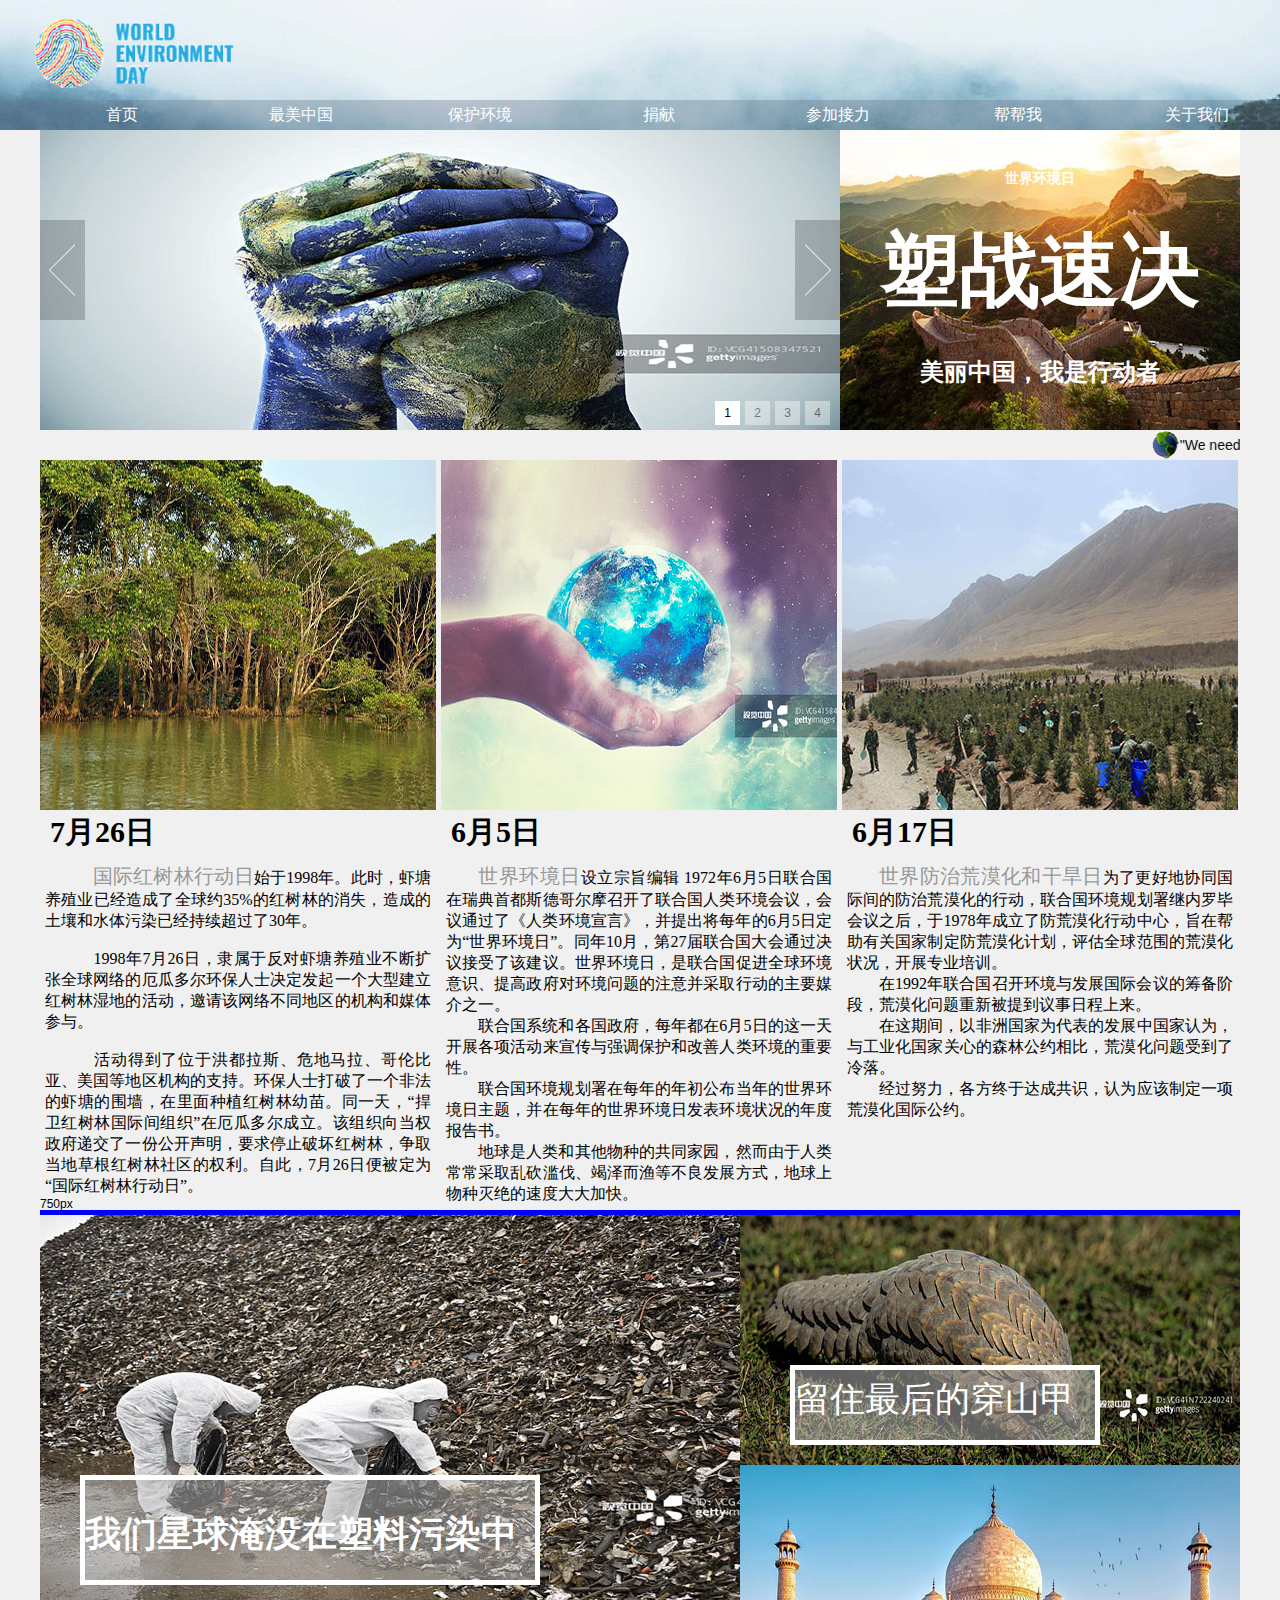
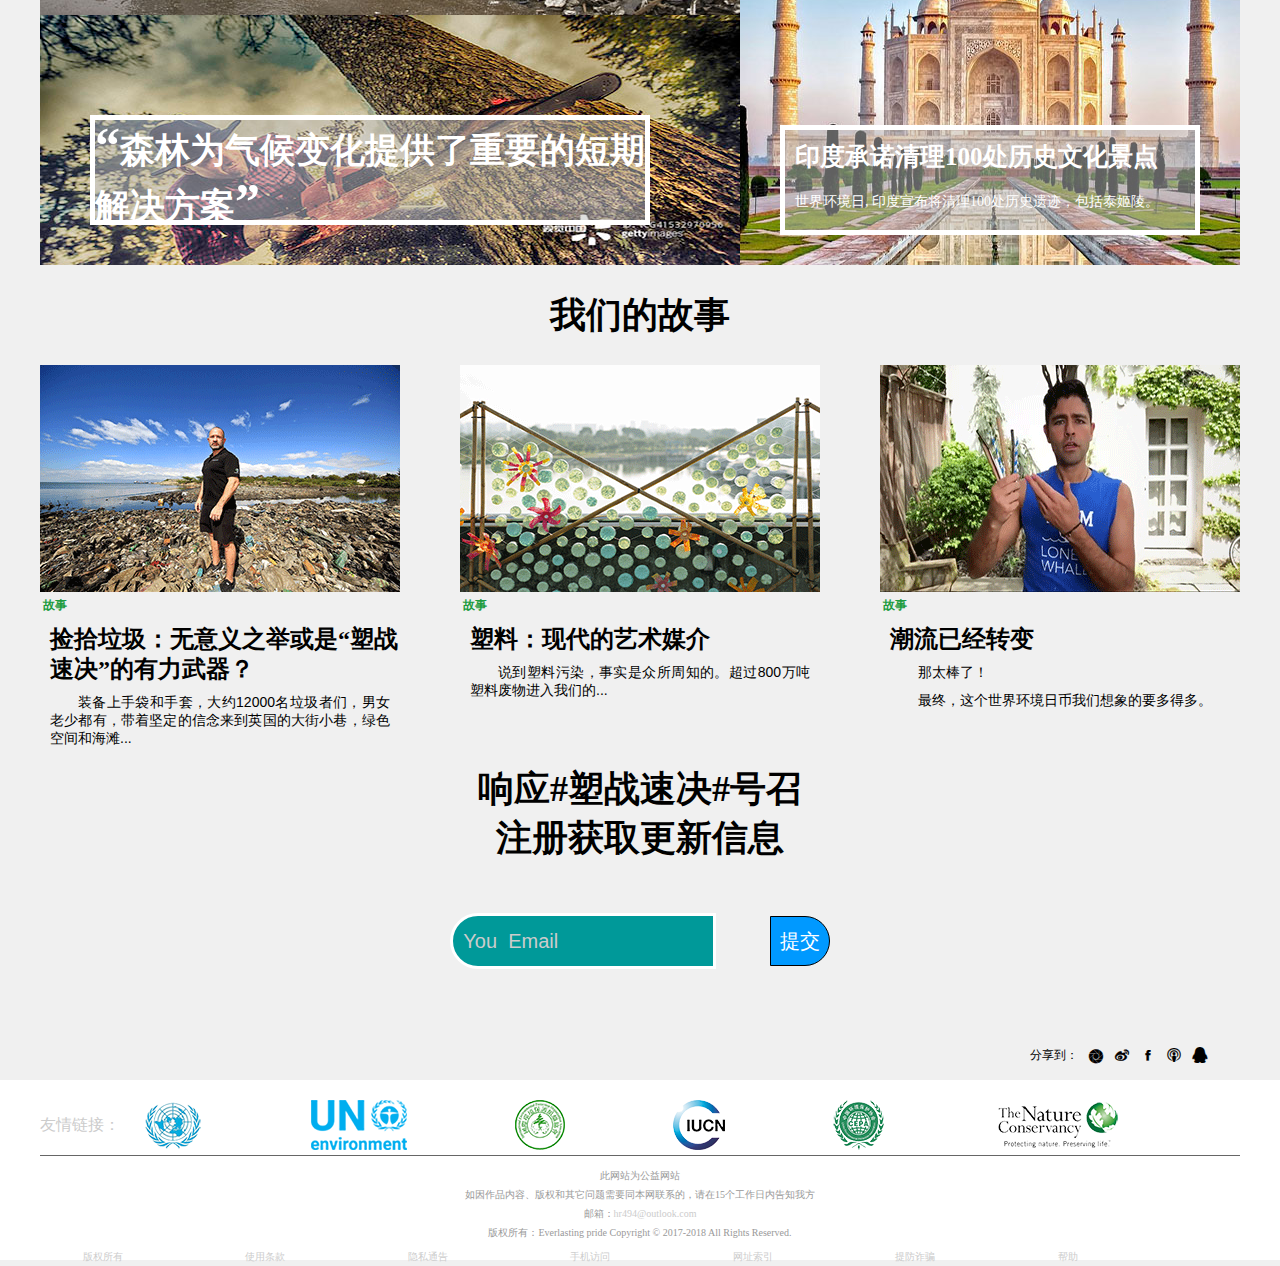
<file: index.html>
<!DOCTYPE html PUBLIC "-//W3C//DTD XHTML 1.0 Transitional//EN" "http://www.w3.org/TR/xhtml1/DTD/xhtml1-transitional.dtd">
<html xmlns="http://www.w3.org/1999/xhtml">
<head>
<meta http-equiv="Content-Type" content="text/html; charset=utf-8" />
<title>呵护我们唯一的家园，地球</title>
<link href="css/heard.css" type="text/css" rel="stylesheet"/>
<link href="css/body.css" type="text/css" rel="stylesheet"/>
<link href="css/foot.css" type="text/css" rel="stylesheet"/>
<script type="text/javascript" src="js/jquery.js"></script>
<script type="text/javascript" src="js/gdtp.js"></script>
<link rel="stylesheet" type="text/css" href="x/iconfont.css">

<script type="text/javascript">
	$(document).ready(function(){
	  	$.focus("#focus001");
			$.focus("#focus002");

	});
</script>
</head>

<body>
<div class="dhl">
<div class="si"></div>
    <header> <div class="logo"><img src="image/2.gif"></div></header>
    <div class="wz">
          <ul>
                      <a href="#"><li>首页</li></a>
                      <a href="zym/index.html"><li>最美中国</li></a>
                      <a href="zym/hjbh.html"><li>保护环境</li></a>
                      <a href="zym/jx.html"><li>捐献</li></a>
                      <li>参加接力</li>
                      <li>帮帮我</li>
                      <a href="zym/gywm.html"><li>关于我们</li></a>
          
          </ul>
    </div>
</div>


 <div class="zhongjian">
    <div class="gdtp">
       <div class="gdtp_tp">
             <div class="focus" id="focus001">
		<ul>
			<li><a href="#" target="_blank"><img src="image/003.jpg"/></a></li>
			<li><a href="#" target="_blank"><img src="image/004.jpg"/></a></li>
			<li><a href="#" target="_blank"><img  src="image/002.jpg" /></a></li>
            <li><a href="#" target="_blank"><img src="image/001.jpg"/></a></li>
		</ul>
	</div>
       </div>
       <div class="gdtp_wz"><p class="w1">世界环境日</p><p class="w2"><!--向污染宣战-->塑战速决</p><p class="w3">美丽中国，我是行动者</p></div>
    </div>
    <div class="gdwz"><marquee direction="left" behavior="scroll" loop="-1" scrollamount="10" scrolldelay="5" align="middle"  bgcolor="#F0F0F0"  height="30px"  class="z" onMouseOut="this.start()" onMouseOver="this.stop()"  ><img src="image/xiaologo.gif"/><span><a class="n">"We need green water and green mountains, as well as gold and silver mountains," xi said. Rather green water green mountain, not jinshan silver mountain, and green water green mountain is jinshan silver mountain”</a></span></marquee></div>
   <div class="x2" id="focus002">
        <div class="x2-1">
             <div class="x2-11">
             <img src="image/hongshul.jpg">
             
             </div>
             <div class="x2-12">
             <h1>7月26日</h1>
            
             <p>　<a class="d">国际红树林行动日</a>始于1998年。此时，虾塘养殖业已经造成了全球约35%的红树林的消失，造成的土壤和水体污染已经持续超过了30年。</p>

　<p>　1998年7月26日，隶属于反对虾塘养殖业不断扩张全球网络的厄瓜多尔环保人士决定发起一个大型建立红树林湿地的活动，邀请该网络不同地区的机构和媒体参与。</p>

　<p>　活动得到了位于洪都拉斯、危地马拉、哥伦比亚、美国等地区机构的支持。环保人士打破了一个非法的虾塘的围墙，在里面种植红树林幼苗。同一天，“捍卫红树林国际间组织”在厄瓜多尔成立。该组织向当权政府递交了一份公开声明，要求停止破坏红树林，争取当地草根红树林社区的权利。自此，7月26日便被定为“国际红树林行动日”。</p>
             750px</div>
        </div>
        <div class="x2-2"><div class="x2-11">
             <img src="image/kl.jpg"/>
             
             </div>
             <div class="x2-12">
             <h1>6月5日</h1>
            
          <p><a class="d">世界环境日</a>设立宗旨编辑
1972年6月5日联合国在瑞典首都斯德哥尔摩召开了联合国人类环境会议，会议通过了《人类环境宣言》，并提出将每年的6月5日定为“世界环境日”。同年10月，第27届联合国大会通过决议接受了该建议。世界环境日，是联合国促进全球环境意识、提高政府对环境问题的注意并采取行动的主要媒介之一。</p>
<p>联合国系统和各国政府，每年都在6月5日的这一天开展各项活动来宣传与强调保护和改善人类环境的重要性。</p>
<p>联合国环境规划署在每年的年初公布当年的世界环境日主题，并在每年的世界环境日发表环境状况的年度报告书。</p>
<p>地球是人类和其他物种的共同家园，然而由于人类常常采取乱砍滥伐、竭泽而渔等不良发展方式，地球上物种灭绝的速度大大加快。</p></div></div>
        <div class="x2-1"><div class="x2-11">
             <img src="image/sm.jpg">
             
             </div>
             <div class="x2-12">
             <h1>6月17日</h1>
            
            <p><a class="d">世界防治荒漠化和干旱日</a>为了更好地协同国际间的防治荒漠化的行动，联合国环境规划署继内罗毕会议之后，于1978年成立了防荒漠化行动中心，旨在帮助有关国家制定防荒漠化计划，评估全球范围的荒漠化状况，开展专业培训。</p><P>在1992年联合国召开环境与发展国际会议的筹备阶段，荒漠化问题重新被提到议事日程上来。<p>在这期间，以非洲国家为代表的发展中国家认为，与工业化国家关心的森林公约相比，荒漠化问题受到了冷落。</p><p>经过努力，各方终于达成共识，认为应该制定一项荒漠化国际公约。</p></div></div>
   </div>
  
   <div class="luanpai">
       <div class="xc">
           <div class="xc1"> 
           <a href="https://www.unenvironment.org/interactive/beat-plastic-pollution/"><div class="ui"><h3>我们星球淹没在塑料污染中</h3></div></a>
         </div>
           <div class="xc2"><a href="https://www.unenvironment.org/news-and-stories/story/forests-provide-critical-short-term-solution-climate-change"><p><a class="dd">“</a>森林为气候变化提供了重要的短期解决方案<a class="dd">”</a></p></a></div>
       </div>
       <div class="xb">
               <div class="xb1"><a href="http://tnc.org.cn/pangolin/"><p>留住最后的穿山甲</p></a></div>
               <div class="xb2">
               <a href="https://www.unenvironment.org/zh-hans/news-and-stories/shipin/yinduchengnuoqingli100chulishiwenhuajingdian"><div class="ju">
                 <h1>印度承诺清理100处历史文化景点</h1>
<p>世界环境日, 印度宣布将清理100处历史遗迹，包括泰姬陵。</p></div></a></div>
       </div> </div> <div class="wm"><p>我们的故事</p></div>
       <div class="sg">
               <div class="s1">
                   <div class="s11"><img src="image/wm1.gif"></div>
                   <div class="s12">
                      <h4>故事</h4>
                      <a href="#"><p  class="fg">捡拾垃圾：无意义之举或是“塑战速决”的有力武器？</p></a>
                      <p class="li">装备上手袋和手套，大约12000名垃圾者们，男女老少都有，带着坚定的信念来到英国的大街小巷，绿色空间和海滩...</p>
                   </div>
               </div>
               <div class="s2">  <div class="s11"><img src="image/wm2.gif"></div>
                   <div class="s12"> <h4>故事</h4>
                      <a href="#"><p  class="fg">塑料：现代的艺术媒介</p></a>
                      <p class="li">说到塑料污染，事实是众所周知的。超过800万吨塑料废物进入我们的...</p>
                      </div></div>
               <div class="s1">  <div class="s11"><img src="image/wm3.gif"></div>
                   <div class="s12"><h4>故事</h4>
                      <a href="#"><p  class="fg">潮流已经转变</p></a>
                      <p class="li">那太棒了！</p>
                      <p class="li">最终，这个世界环境日币我们想象的要多得多。</p></div></div>
       
       </div>
      <div class="zh">
           <div class="zhwz">
               <p>响应#塑战速决#号召</p> 
               <p>注册获取更新信息</p>
           </div>
           <div class="zhtp">
           <div class="ss">
                 <form>
                 <input type="text" name="zhanghao" class="jy" value="You  Email"/>
                 <input type="submit" value="提交" class="sl"/>
                 </form>
           </div>
           </div>
      </div>
   </div>
  <div class="xtb"><div class="vb"> <ul>
         <li>分享到：</li>  <li><a class="gh"><i class="iconfont">&#xe644;</i></a></li>  <li><i class="iconfont">&#xe603;</i></li>  <li><i class="iconfont">&#xe64a;</i></li>  <li><i class="iconfont">&#xe657;</i></li>  <li><i class="iconfont">&#xe50b;</i></li>
     </ul></div>
  </div>
    
 </div>
 <div class="foot">
   <div class="l">
      <div class="bqtp">
         <span>友情链接：</span>
         <a href="http://www.un.org/"><img src="image/300.gif" class="qw"/></a>
         <a href="https://www.unenvironment.org/"><img src="image/UNEP_Logo.gif" class="qe"></a>
         <a href=""><img src="image/shji.gif"/></a><a href="https://www.iucn.org/"><img src="image/incn.gif"/></a><a href="http://www.caepi.org.cn/"><img src="image/ch.gif"/></a><a href="http://www.tnc.org.cn/"><img src="image/lk.gif"/></a>
      </div>
      <div class="bqwz">
      <p class="zx">此网站为公益网站</p>
      <p>如因作品内容、版权和其它问题需要同本网联系的，请在15个工作日内告知我方</p>
      <p class="yx">邮箱：<a href="https://login.live.com/">hr494@outlook.com</a></p>
      <p>版权所有：Everlasting pride Copyright © 2017-2018 All Rights Reserved.</p>
      <p class="df"><a href="#">版权所有</a> <a href="#" >使用条款</a> <a href="#"> 隐私通告</a> <a href="#"> 手机访问</a> <a href="#"> 网址索引 </a><a href="#"> 提防诈骗 </a><a href="#"> 帮助</a></p>
     
     
      
   </div>
   
 
 </div><div class="gotop">    
    <ul>        
        <li><a id="goTopBtn" href="#"><i class="icon iconfont">&#xe689;</i><em>返回顶部</em></a></li>
                <li><a target="_blank" href="#"><i class="icon iconfont">&#xe625;</i><em>官方客服</em></a></li>        
        <li><a href="#" class="user" target="_blank"><i class="iconfont">&#xe61d;</i><em>个人中心</em></a></li>
         <li><a href="#"><i class="icon iconfont">&#xe62d;</i><em>QQ</em></a></li>
                <li><a target="_blank" href="#"><i class="icon iconfont">&#xf01ca;</i><em>github</em></a></li>        
  
 </ul>
 </div>
</body>

</html>
</file>
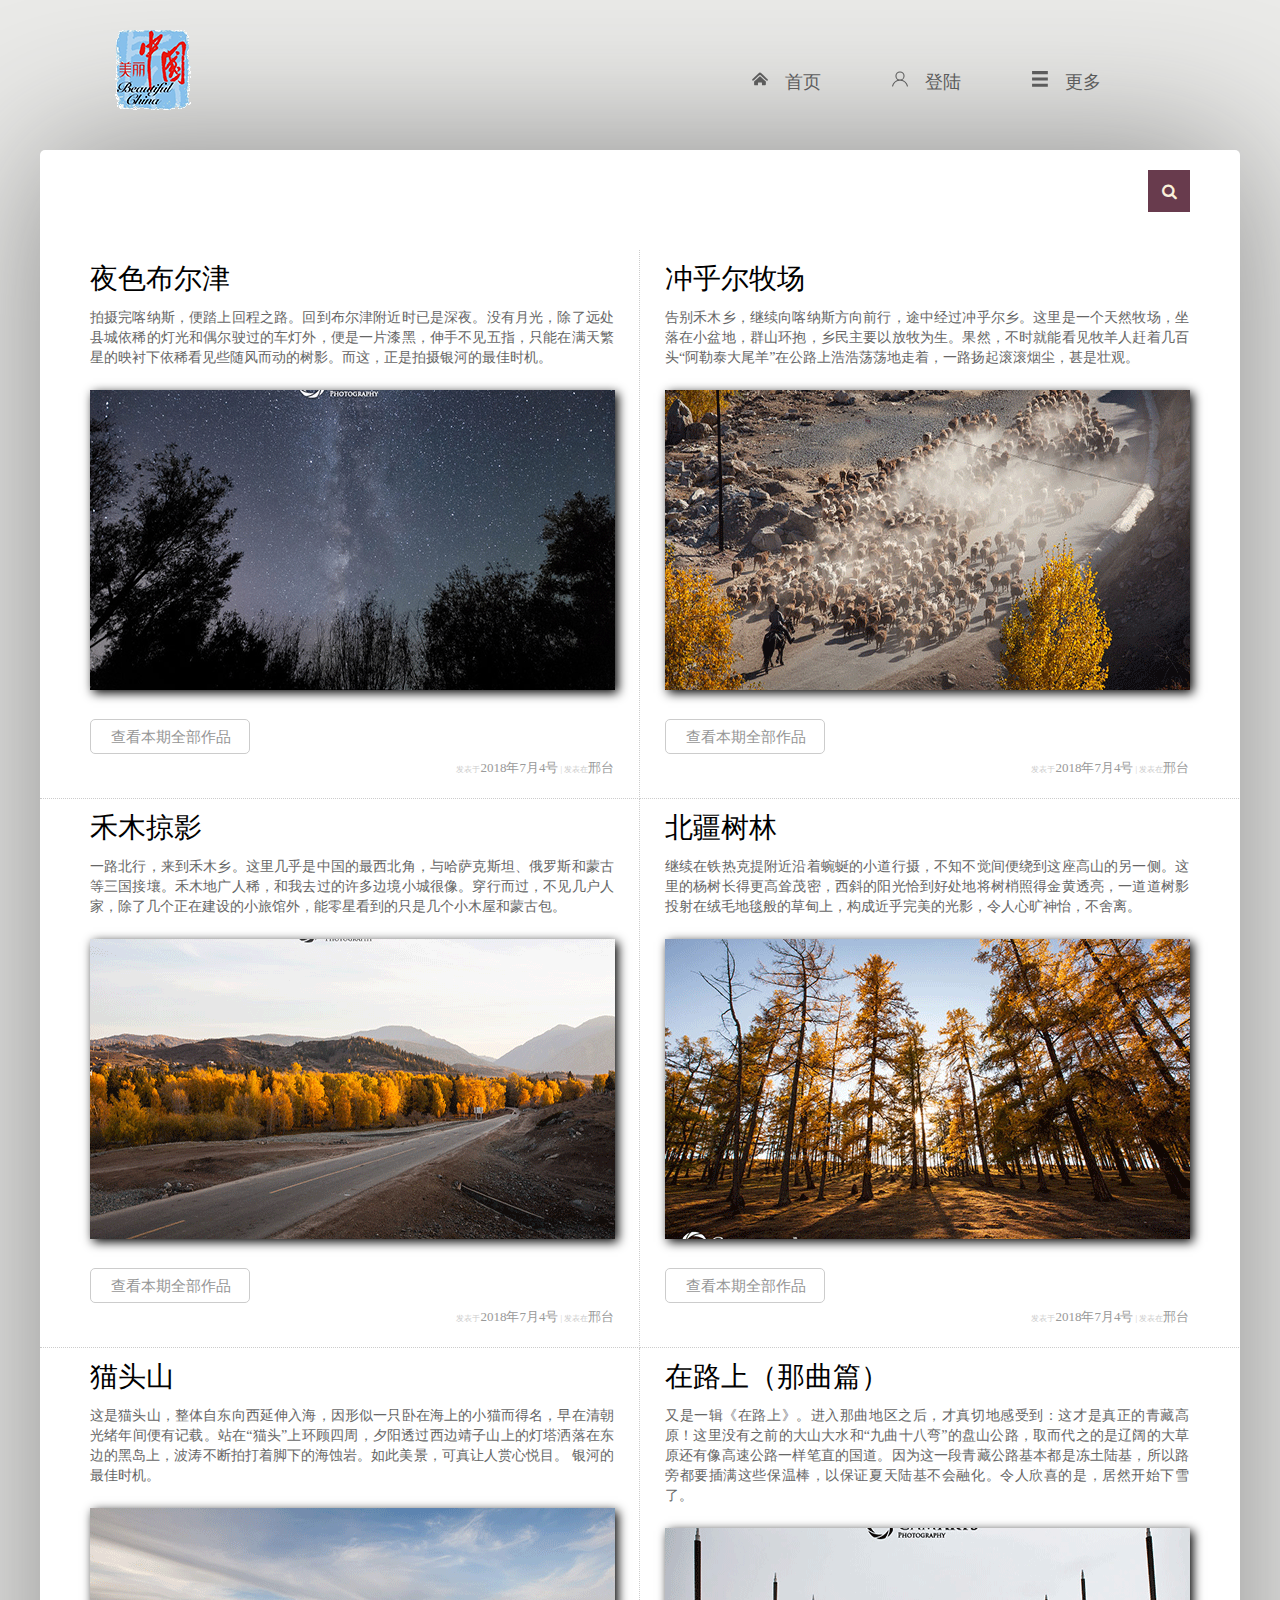
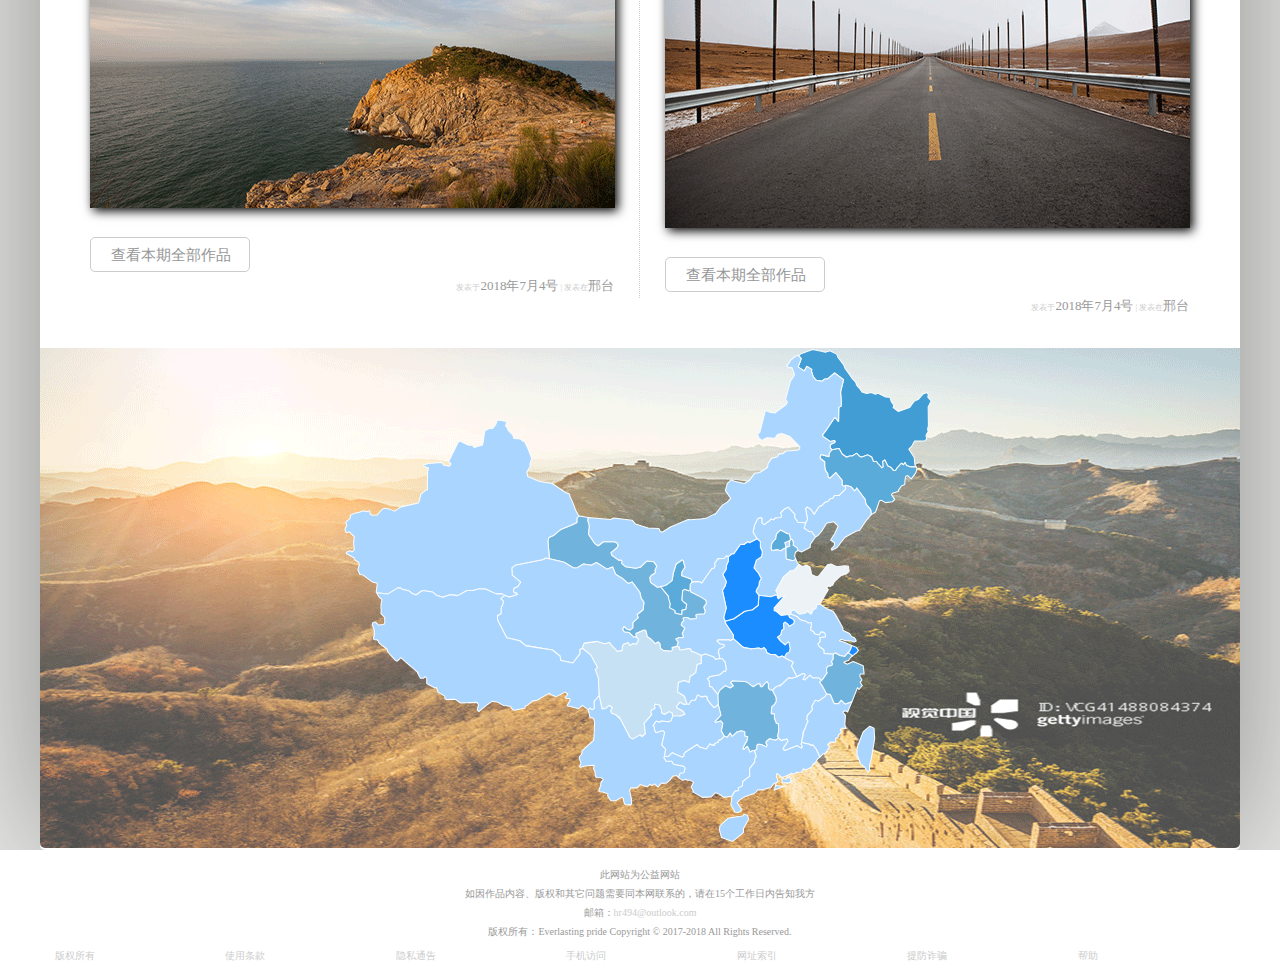
<file: zym/index.html>
<!doctype html>
<html>
	<head>
		<meta charset="utf-8" />
		<title>守护祖国环境，你我有责。</title>  
        <script type="text/javascript" src="js/lib/jquery.js"></script>
          <script type="text/javascript" src="js/lib/raphael-min.js"></script>
           <script type="text/javascript" src="js/res/chinaMapConfig.js"></script>
           <script  src="font/iconfont.js"></script>

           <script type="text/javascript" src="js/map.js"></script>
              <link href="css/head.css" type="text/css" rel="stylesheet"/>
                  <link href="css/body.css" type="text/css" rel="stylesheet"/>
                   <link href="css/foot.css" type="text/css" rel="stylesheet"/>
      <!--  <script src="http://libs.baidu.com/jquery/1.9.0/jquery.min.js"></script>-->
        
        

<link rel="stylesheet" href="css/font-awesome.min.css">
<link rel="stylesheet" type="text/css" href="css/demo.css">
        

        <style type="text/css" >
           .wrap{
			   width:1200px;
			   height:500px;
			   float:left;
			   background:url(img/65.gif);
			   float:left;
			  
			   text-align:center;
			   margin-top:50px;
			   border-radius:0 0 5px 5px;
			}
					.stateTip, #StateTip{display:none; position:absolute;        padding:8px; background:#fff; border:2px solid #2385B1;           -moz-border-radius: 4px; -webkit-border-radius: 4px;              border-radius: 4px; font-size:12px; font-family:Tahoma; color:#333;}
				
			.icon {
			   width: 1em; height: 1em;
			   vertical-align: -0.15em;
			   fill: currentColor;
			   overflow: hidden;
			   float:left;
			   margin:10px 0 0 5px;
			   font-size:18px;
			}

		
        </style>
       <script type="text/javascript">
$(function(){

	$('#ChinaMap1').SVGMap({
		mapName: 'china',
		mapWidth:1200,
		mapHeight: 500,
		
		 stateData: {
                    'heilongjiang': {'stateInitColor': 1, 'baifenbi': 0.236},
                    'beijing': {'stateInitColor': 2},
                    'shanghai': {'stateInitColor': 3},
                    'tianjin': {'stateInitColor': 4},
                    'sichuan': {'stateInitColor': 5},
                    'shandong': {'stateInitColor': 6},
                    'shanxi': {'stateInitColor': 3},
                    'zhejiang': {'stateInitColor': 4},
                    'jiangshu': {'stateInitColor': 2},
                    'hunan': {'stateInitColor': 4},
                    'guizou': {'stateInitColor': 5},
                    'neimenggu': {'stateInitColor': 6},
                    'henan': {'stateInitColor': 3},
                    'gansu': {'stateInitColor': 4},
                    'ningxia': {'stateInitColor': 2},
					 'jilin': {'stateInitColor': 2},
                   /* 'jilin': {'diabled': true}*/
                },
				 stateTipHtml: function(stateData, obj){
        return  obj.name+'<br/>环境质量：特好';
    }

		
	});
	

    });




	
		
	


	

</script>
	</head>
	<body bgcolor="#EAEAE8">
		<div class="b1">
            <img src="img/mlzg.gif">
            <div class="wz">
                <ul>
                
                 <li><svg class="icon" aria-hidden="true">
  <use xlink:href="#icon-msnui-home-inverse"></use>
</svg> <a href="../index.html"> 首页</a></li>
                   <li><svg class="icon" aria-hidden="true">
  <use xlink:href="#icon-denglu"></use>
</svg><a>登陆</a></li>
                   <li><svg class="icon" aria-hidden="true">
  <use xlink:href="#icon-iconmore"></use>
</svg><a>更多</a>
</li>

                </ul>
            </div>
      
        </div>
    <div class="b2"> 
           	<div class="ct">
	<div class="search d6">
	<form>
	  <input type="text" placeholder="搜索从这里开始...">
	  <button type="submit"></button>
	</form>
	</div>
	
</div>
           	<div class="lg" id="lg">
                <h2><a>夜色布尔津</a></h2>
                <h3>拍摄完喀纳斯，便踏上回程之路。回到布尔津附近时已是深夜。没有月光，除了远处县城依稀的灯光和偶尔驶过的车灯外，便是一片漆黑，伸手不见五指，只能在满天繁星的映衬下依稀看见些随风而动的树影。而这，正是拍摄银河的最佳时机。
</h3>
                <img src="img/IMG_2956.gif">
                <div class="hz"><a>查看本期全部作品</a></div>
              <h4>发表于<a class="d">2018年7月4号</a> | 发表在<a class="d">邢台</a></h4>
      </div>
            <div class="lg">  <h2><a>冲乎尔牧场</a></h2>
                <h3>告别禾木乡，继续向喀纳斯方向前行，途中经过冲乎尔乡。这里是一个天然牧场，坐落在小盆地，群山环抱，乡民主要以放牧为生。果然，不时就能看见牧羊人赶着几百头“阿勒泰大尾羊”在公路上浩浩荡荡地走着，一路扬起滚滚烟尘，甚是壮观。
</h3>
                <img src="img/2.gif">
                <div class="h3"><a>查看本期全部作品</a></div>
              <h4>发表于<a class="d1">2018年7月4号</a> | 发表在<a class="d">邢台</a></h4></div>
            <div class="lg" id="lg">  <h2><a>禾木掠影</a></h2>
                <h3>一路北行，来到禾木乡。这里几乎是中国的最西北角，与哈萨克斯坦、俄罗斯和蒙古等三国接壤。禾木地广人稀，和我去过的许多边境小城很像。穿行而过，不见几户人家，除了几个正在建设的小旅馆外，能零星看到的只是几个小木屋和蒙古包。

</h3>
                <img src="img/3.gif">
                <div class="hz"><a>查看本期全部作品</a></div>
              <h4>发表于<a class="d">2018年7月4号</a> | 发表在<a class="d">邢台</a></h4></div>
            <div class="lg">  <h2><a>北疆树林</a></h2>
                <h3>继续在铁热克提附近沿着蜿蜒的小道行摄，不知不觉间便绕到这座高山的另一侧。这里的杨树长得更高耸茂密，西斜的阳光恰到好处地将树梢照得金黄透亮，一道道树影投射在绒毛地毯般的草甸上，构成近乎完美的光影，令人心旷神怡，不舍离。
</h3>
                <img src="img/4.gif">
                <div class="h3"><a>查看本期全部作品</a></div>
              <h4>发表于<a class="d1">2018年7月4号</a> | 发表在<a class="d">邢台</a></h4></div>
            <div class="lg1" id="lg">  <h2><a>猫头山</a></h2>
                <h3>这是猫头山，整体自东向西延伸入海，因形似一只卧在海上的小猫而得名，早在清朝光绪年间便有记载。站在“猫头”上环顾四周，夕阳透过西边靖子山上的灯塔洒落在东边的黑岛上，波涛不断拍打着脚下的海蚀岩。如此美景，可真让人赏心悦目。
银河的最佳时机。
</h3>
                <img src="img/5.gif">
                <div class="hz"><a>查看本期全部作品</a></div>
              <h4>发表于<a class="d">2018年7月4号</a> | 发表在<a class="d">邢台</a></h4></div>
            <div class="lg1">  <h2><a>在路上（那曲篇）</a></h2>
                <h3>又是一辑《在路上》。进入那曲地区之后，才真切地感受到：这才是真正的青藏高原！这里没有之前的大山大水和“九曲十八弯”的盘山公路，取而代之的是辽阔的大草原还有像高速公路一样笔直的国道。因为这一段青藏公路基本都是冻土陆基，所以路旁都要插满这些保温棒，以保证夏天陆基不会融化。令人欣喜的是，居然开始下雪了。</h3>
                <img src="img/6.gif">
                <div class="h3"><a>查看本期全部作品</a></div>
              <h4>发表于<a class="d1">2018年7月4号</a> | 发表在<a class="d">邢台</a></h4></div>
            
           	
        <div class="wrap">
	    <div class="items" id="Item1">
	    <div class="itemCon">
	           <div id="ChinaMap1"></div>
	           
	        </div>
         </div>
      </div>
    </div>
  <div class="bq">
  
     <div class="bqwz">
      <p class="zx">此网站为公益网站</p>
      <p>如因作品内容、版权和其它问题需要同本网联系的，请在15个工作日内告知我方</p>
      <p class="yx">邮箱：<a href="https://login.live.com/">hr494@outlook.com</a></p>
      <p>版权所有：Everlasting pride Copyright © 2017-2018 All Rights Reserved.</p>
      <p class="df"><a href="#">版权所有</a> <a href="#" >使用条款</a> <a href="#"> 隐私通告</a> <a href="#"> 手机访问</a> <a href="#"> 网址索引 </a><a href="#"> 提防诈骗 </a><a href="#"> 帮助</a></p>
     
     
      
   </div>
  
  </div>
       
    
	</body>
</html>
</file>
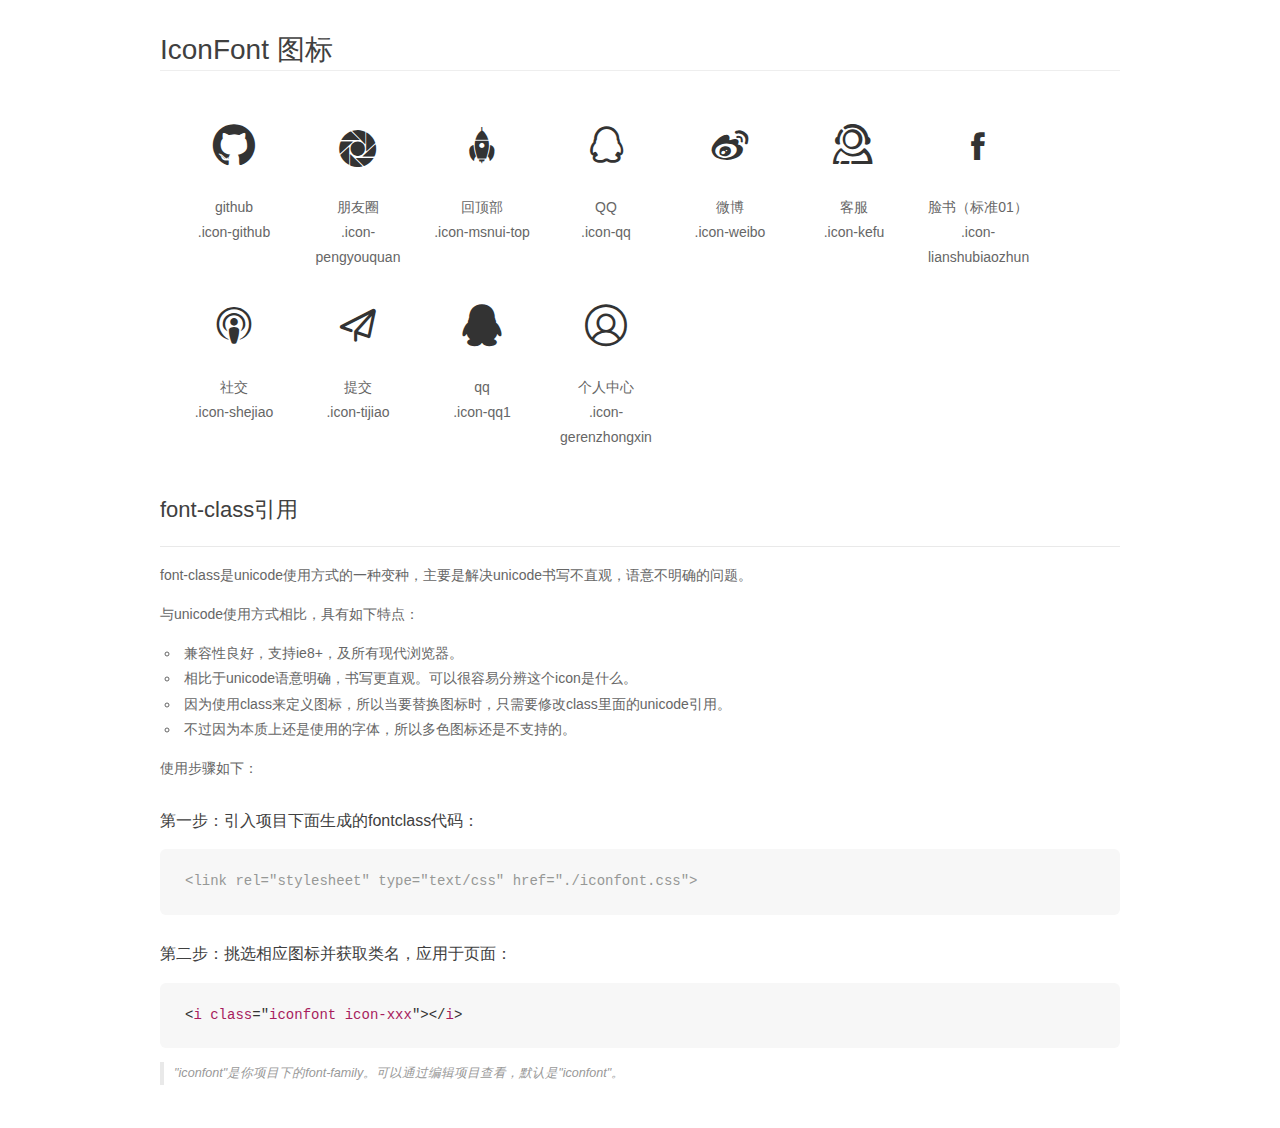
<file: x/demo_fontclass.html>
<!DOCTYPE html>
<html>
<head>
    <meta charset="utf-8"/>
    <title>IconFont</title>
    <link rel="stylesheet" href="demo.css">
    <link rel="stylesheet" href="iconfont.css">
</head>
<body>
    <div class="main markdown">
        <h1>IconFont 图标</h1>
        <ul class="icon_lists clear">
            
                <li>
                <i class="icon iconfont icon-github"></i>
                    <div class="name">github</div>
                    <div class="fontclass">.icon-github</div>
                </li>
            
                <li>
                <i class="icon iconfont icon-pengyouquan"></i>
                    <div class="name">朋友圈</div>
                    <div class="fontclass">.icon-pengyouquan</div>
                </li>
            
                <li>
                <i class="icon iconfont icon-msnui-top"></i>
                    <div class="name">回顶部</div>
                    <div class="fontclass">.icon-msnui-top</div>
                </li>
            
                <li>
                <i class="icon iconfont icon-qq"></i>
                    <div class="name">QQ</div>
                    <div class="fontclass">.icon-qq</div>
                </li>
            
                <li>
                <i class="icon iconfont icon-weibo"></i>
                    <div class="name">微博</div>
                    <div class="fontclass">.icon-weibo</div>
                </li>
            
                <li>
                <i class="icon iconfont icon-kefu"></i>
                    <div class="name">客服</div>
                    <div class="fontclass">.icon-kefu</div>
                </li>
            
                <li>
                <i class="icon iconfont icon-lianshubiaozhun"></i>
                    <div class="name">脸书（标准01）</div>
                    <div class="fontclass">.icon-lianshubiaozhun</div>
                </li>
            
                <li>
                <i class="icon iconfont icon-shejiao"></i>
                    <div class="name">社交</div>
                    <div class="fontclass">.icon-shejiao</div>
                </li>
            
                <li>
                <i class="icon iconfont icon-tijiao"></i>
                    <div class="name">提交</div>
                    <div class="fontclass">.icon-tijiao</div>
                </li>
            
                <li>
                <i class="icon iconfont icon-qq1"></i>
                    <div class="name">qq</div>
                    <div class="fontclass">.icon-qq1</div>
                </li>
            
                <li>
                <i class="icon iconfont icon-gerenzhongxin"></i>
                    <div class="name">个人中心</div>
                    <div class="fontclass">.icon-gerenzhongxin</div>
                </li>
            
        </ul>

        <h2 id="font-class-">font-class引用</h2>
        <hr>

        <p>font-class是unicode使用方式的一种变种，主要是解决unicode书写不直观，语意不明确的问题。</p>
        <p>与unicode使用方式相比，具有如下特点：</p>
        <ul>
        <li>兼容性良好，支持ie8+，及所有现代浏览器。</li>
        <li>相比于unicode语意明确，书写更直观。可以很容易分辨这个icon是什么。</li>
        <li>因为使用class来定义图标，所以当要替换图标时，只需要修改class里面的unicode引用。</li>
        <li>不过因为本质上还是使用的字体，所以多色图标还是不支持的。</li>
        </ul>
        <p>使用步骤如下：</p>
        <h3 id="-fontclass-">第一步：引入项目下面生成的fontclass代码：</h3>


        <pre><code class="lang-js hljs javascript"><span class="hljs-comment">&lt;link rel="stylesheet" type="text/css" href="./iconfont.css"&gt;</span></code></pre>
        <h3 id="-">第二步：挑选相应图标并获取类名，应用于页面：</h3>
        <pre><code class="lang-css hljs">&lt;<span class="hljs-selector-tag">i</span> <span class="hljs-selector-tag">class</span>="<span class="hljs-selector-tag">iconfont</span> <span class="hljs-selector-tag">icon-xxx</span>"&gt;&lt;/<span class="hljs-selector-tag">i</span>&gt;</code></pre>
        <blockquote>
        <p>"iconfont"是你项目下的font-family。可以通过编辑项目查看，默认是"iconfont"。</p>
        </blockquote>
    </div>
</body>
</html>
</file>
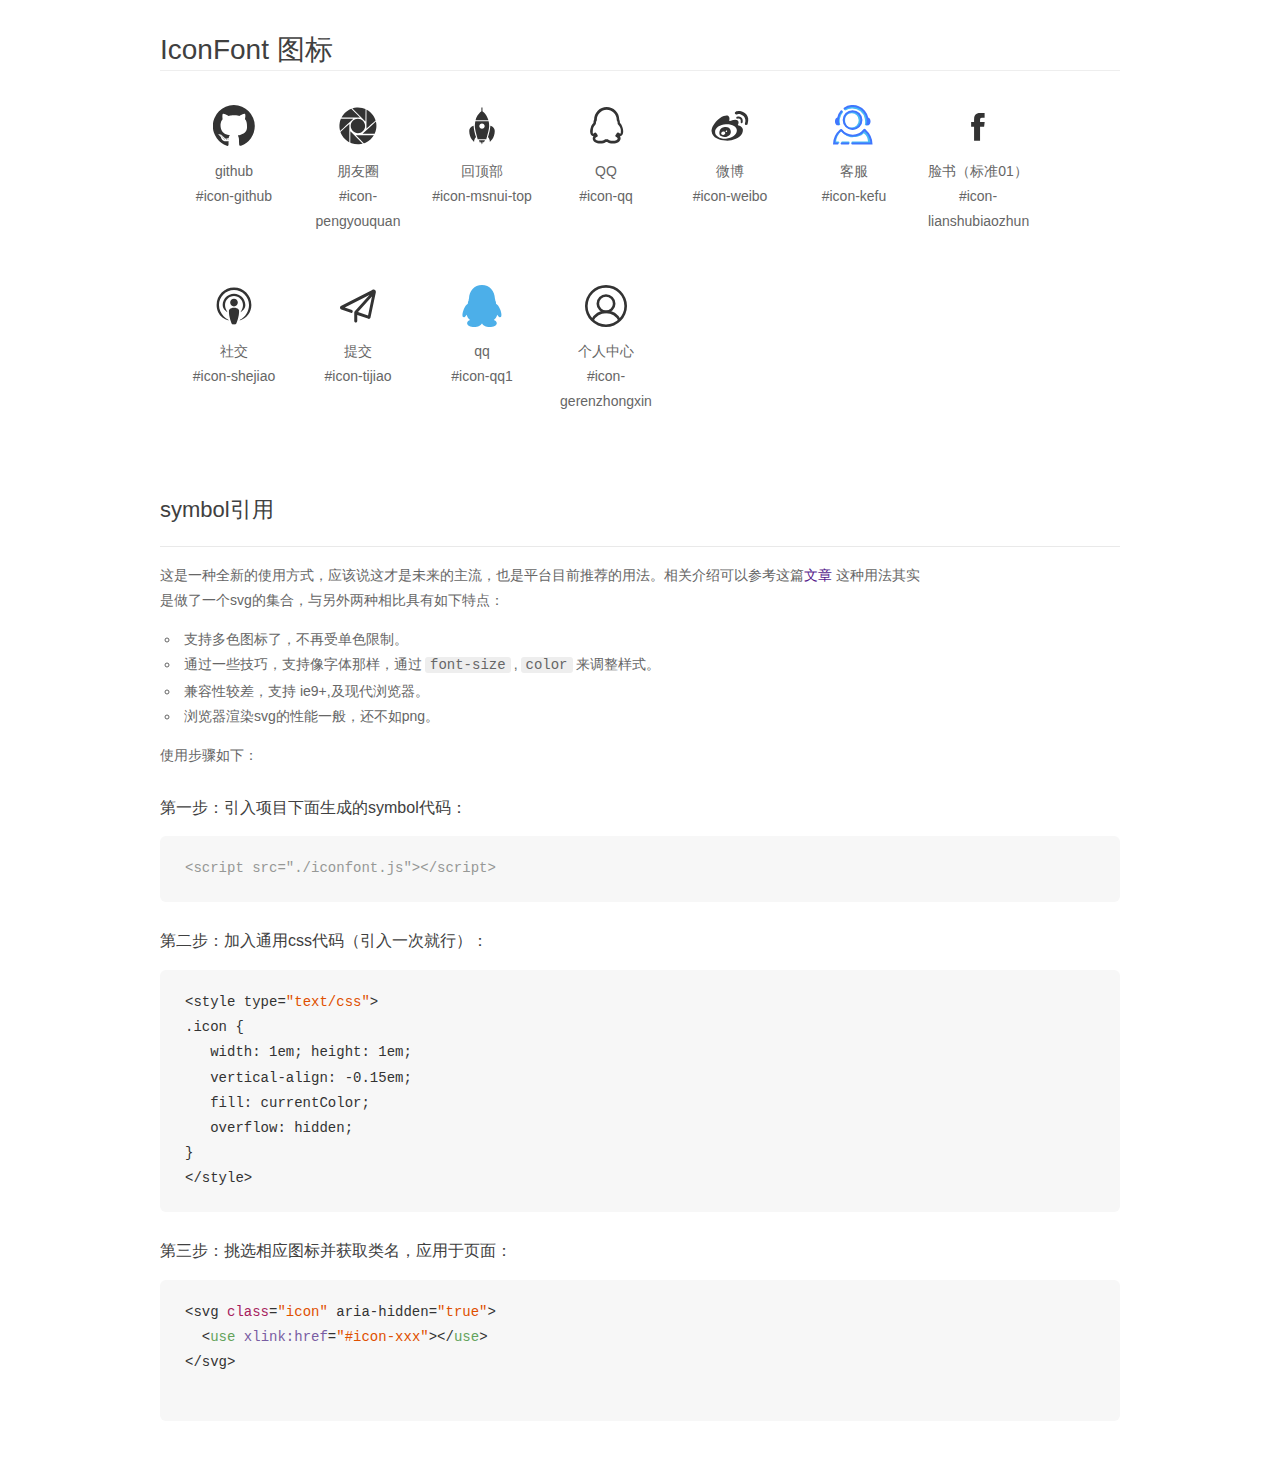
<file: x/demo_symbol.html>
<!DOCTYPE html>
<html>
<head>
    <meta charset="utf-8"/>
    <title>IconFont</title>
    <link rel="stylesheet" href="demo.css">
    <script src="iconfont.js"></script>

    <style type="text/css">
        .icon {
          /* 通过设置 font-size 来改变图标大小 */
          width: 1em; height: 1em;
          /* 图标和文字相邻时，垂直对齐 */
          vertical-align: -0.15em;
          /* 通过设置 color 来改变 SVG 的颜色/fill */
          fill: currentColor;
          /* path 和 stroke 溢出 viewBox 部分在 IE 下会显示
             normalize.css 中也包含这行 */
          overflow: hidden;
        }

    </style>
</head>
<body>
    <div class="main markdown">
        <h1>IconFont 图标</h1>
        <ul class="icon_lists clear">
            
                <li>
                    <svg class="icon" aria-hidden="true">
                        <use xlink:href="#icon-github"></use>
                    </svg>
                    <div class="name">github</div>
                    <div class="fontclass">#icon-github</div>
                </li>
            
                <li>
                    <svg class="icon" aria-hidden="true">
                        <use xlink:href="#icon-pengyouquan"></use>
                    </svg>
                    <div class="name">朋友圈</div>
                    <div class="fontclass">#icon-pengyouquan</div>
                </li>
            
                <li>
                    <svg class="icon" aria-hidden="true">
                        <use xlink:href="#icon-msnui-top"></use>
                    </svg>
                    <div class="name">回顶部</div>
                    <div class="fontclass">#icon-msnui-top</div>
                </li>
            
                <li>
                    <svg class="icon" aria-hidden="true">
                        <use xlink:href="#icon-qq"></use>
                    </svg>
                    <div class="name">QQ</div>
                    <div class="fontclass">#icon-qq</div>
                </li>
            
                <li>
                    <svg class="icon" aria-hidden="true">
                        <use xlink:href="#icon-weibo"></use>
                    </svg>
                    <div class="name">微博</div>
                    <div class="fontclass">#icon-weibo</div>
                </li>
            
                <li>
                    <svg class="icon" aria-hidden="true">
                        <use xlink:href="#icon-kefu"></use>
                    </svg>
                    <div class="name">客服</div>
                    <div class="fontclass">#icon-kefu</div>
                </li>
            
                <li>
                    <svg class="icon" aria-hidden="true">
                        <use xlink:href="#icon-lianshubiaozhun"></use>
                    </svg>
                    <div class="name">脸书（标准01）</div>
                    <div class="fontclass">#icon-lianshubiaozhun</div>
                </li>
            
                <li>
                    <svg class="icon" aria-hidden="true">
                        <use xlink:href="#icon-shejiao"></use>
                    </svg>
                    <div class="name">社交</div>
                    <div class="fontclass">#icon-shejiao</div>
                </li>
            
                <li>
                    <svg class="icon" aria-hidden="true">
                        <use xlink:href="#icon-tijiao"></use>
                    </svg>
                    <div class="name">提交</div>
                    <div class="fontclass">#icon-tijiao</div>
                </li>
            
                <li>
                    <svg class="icon" aria-hidden="true">
                        <use xlink:href="#icon-qq1"></use>
                    </svg>
                    <div class="name">qq</div>
                    <div class="fontclass">#icon-qq1</div>
                </li>
            
                <li>
                    <svg class="icon" aria-hidden="true">
                        <use xlink:href="#icon-gerenzhongxin"></use>
                    </svg>
                    <div class="name">个人中心</div>
                    <div class="fontclass">#icon-gerenzhongxin</div>
                </li>
            
        </ul>


        <h2 id="symbol-">symbol引用</h2>
        <hr>

        <p>这是一种全新的使用方式，应该说这才是未来的主流，也是平台目前推荐的用法。相关介绍可以参考这篇<a href="">文章</a>
        这种用法其实是做了一个svg的集合，与另外两种相比具有如下特点：</p>
        <ul>
          <li>支持多色图标了，不再受单色限制。</li>
          <li>通过一些技巧，支持像字体那样，通过<code>font-size</code>,<code>color</code>来调整样式。</li>
          <li>兼容性较差，支持 ie9+,及现代浏览器。</li>
          <li>浏览器渲染svg的性能一般，还不如png。</li>
        </ul>
        <p>使用步骤如下：</p>
        <h3 id="-symbol-">第一步：引入项目下面生成的symbol代码：</h3>
        <pre><code class="lang-js hljs javascript"><span class="hljs-comment">&lt;script src="./iconfont.js"&gt;&lt;/script&gt;</span></code></pre>
        <h3 id="-css-">第二步：加入通用css代码（引入一次就行）：</h3>
        <pre><code class="lang-js hljs javascript">&lt;style type=<span class="hljs-string">"text/css"</span>&gt;
.icon {
   width: <span class="hljs-number">1</span>em; height: <span class="hljs-number">1</span>em;
   vertical-align: <span class="hljs-number">-0.15</span>em;
   fill: currentColor;
   overflow: hidden;
}
&lt;<span class="hljs-regexp">/style&gt;</span></code></pre>
        <h3 id="-">第三步：挑选相应图标并获取类名，应用于页面：</h3>
        <pre><code class="lang-js hljs javascript">&lt;svg <span class="hljs-class"><span class="hljs-keyword">class</span></span>=<span class="hljs-string">"icon"</span> aria-hidden=<span class="hljs-string">"true"</span>&gt;<span class="xml"><span class="hljs-tag">
  &lt;<span class="hljs-name">use</span> <span class="hljs-attr">xlink:href</span>=<span class="hljs-string">"#icon-xxx"</span>&gt;</span><span class="hljs-tag">&lt;/<span class="hljs-name">use</span>&gt;</span>
</span>&lt;<span class="hljs-regexp">/svg&gt;
        </span></code></pre>
    </div>
</body>
</html>
</file>
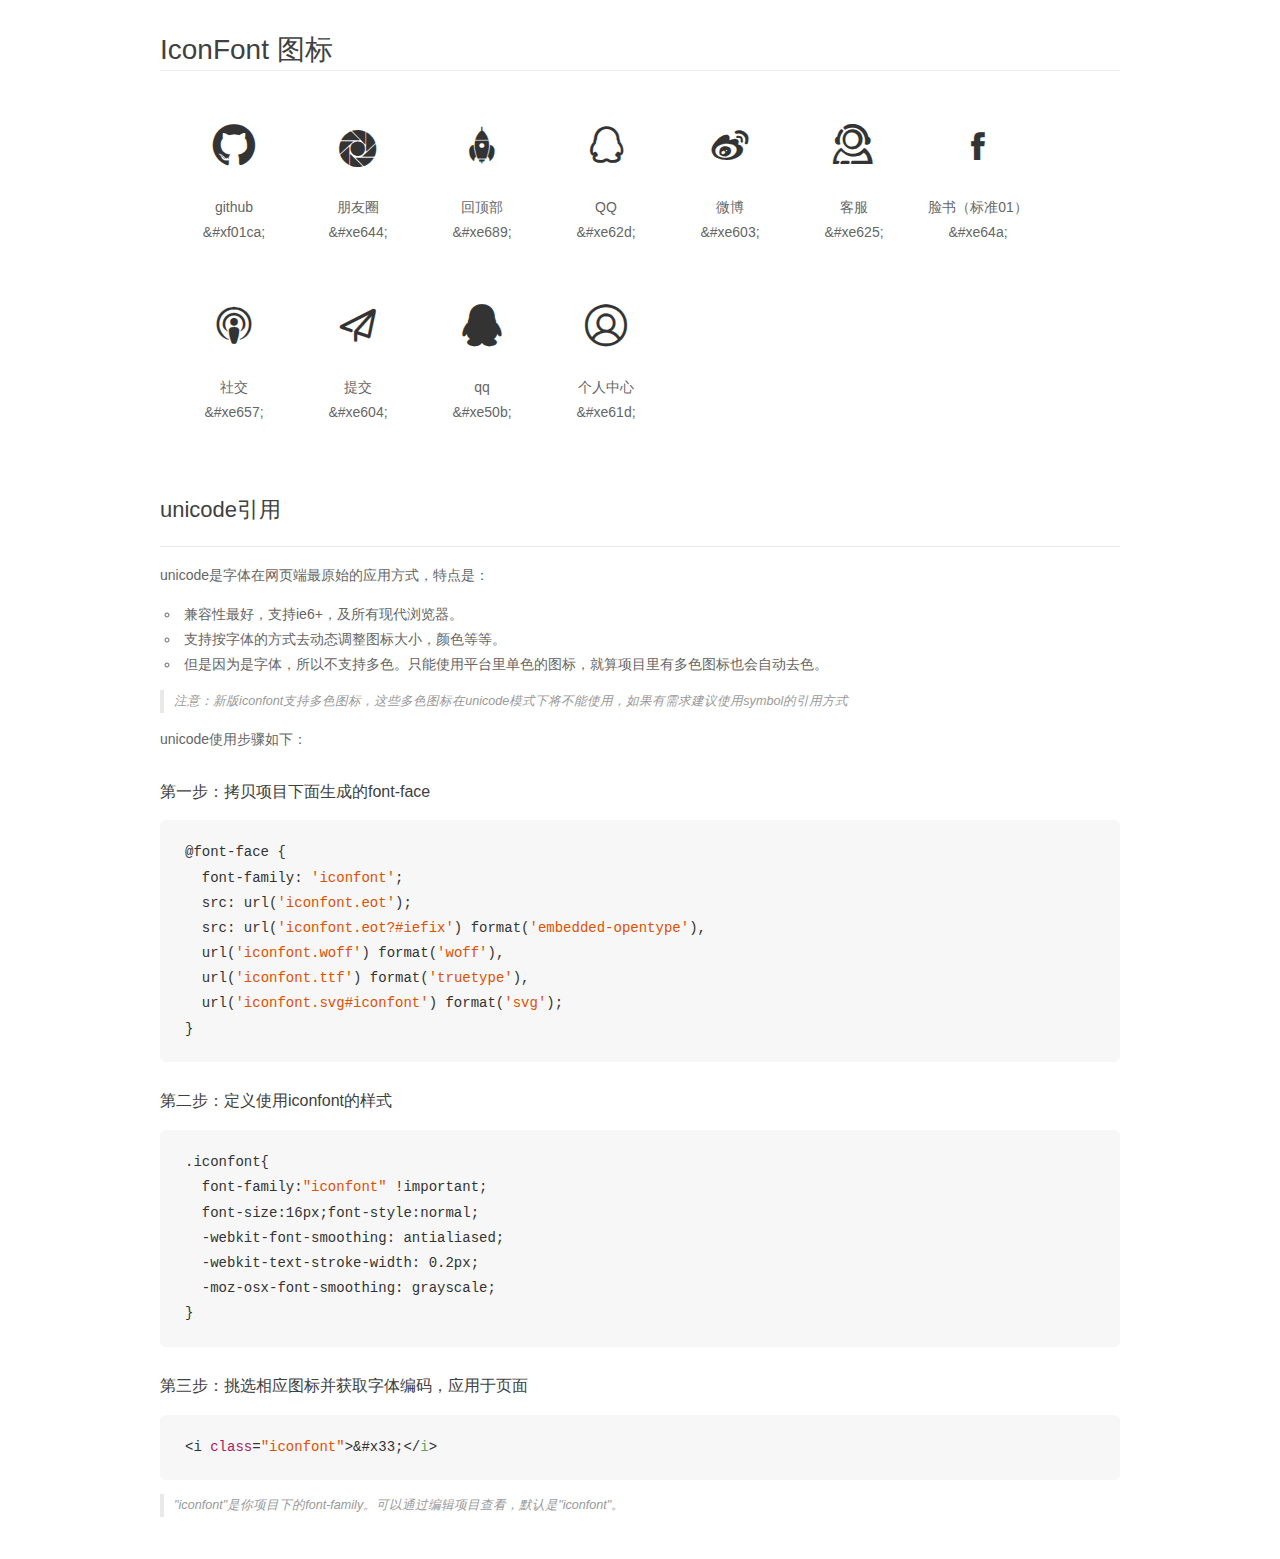
<file: x/demo_unicode.html>
<!DOCTYPE html>
<html>
<head>
    <meta charset="utf-8"/>
    <title>IconFont</title>
    <link rel="stylesheet" href="demo.css">

    <style type="text/css">

        @font-face {font-family: "iconfont";
          src: url('iconfont.eot'); /* IE9*/
          src: url('iconfont.eot#iefix') format('embedded-opentype'), /* IE6-IE8 */
          url('iconfont.woff') format('woff'), /* chrome, firefox */
          url('iconfont.ttf') format('truetype'), /* chrome, firefox, opera, Safari, Android, iOS 4.2+*/
          url('iconfont.svg#iconfont') format('svg'); /* iOS 4.1- */
        }

        .iconfont {
          font-family:"iconfont" !important;
          font-size:16px;
          font-style:normal;
          -webkit-font-smoothing: antialiased;
          -webkit-text-stroke-width: 0.2px;
          -moz-osx-font-smoothing: grayscale;
        }

    </style>
</head>
<body>
    <div class="main markdown">
        <h1>IconFont 图标</h1>
        <ul class="icon_lists clear">
            
                <li>
                <i class="icon iconfont">&#xf01ca;</i>
                    <div class="name">github</div>
                    <div class="code">&amp;#xf01ca;</div>
                </li>
            
                <li>
                <i class="icon iconfont">&#xe644;</i>
                    <div class="name">朋友圈</div>
                    <div class="code">&amp;#xe644;</div>
                </li>
            
                <li>
                <i class="icon iconfont">&#xe689;</i>
                    <div class="name">回顶部</div>
                    <div class="code">&amp;#xe689;</div>
                </li>
            
                <li>
                <i class="icon iconfont">&#xe62d;</i>
                    <div class="name">QQ</div>
                    <div class="code">&amp;#xe62d;</div>
                </li>
            
                <li>
                <i class="icon iconfont">&#xe603;</i>
                    <div class="name">微博</div>
                    <div class="code">&amp;#xe603;</div>
                </li>
            
                <li>
                <i class="icon iconfont">&#xe625;</i>
                    <div class="name">客服</div>
                    <div class="code">&amp;#xe625;</div>
                </li>
            
                <li>
                <i class="icon iconfont">&#xe64a;</i>
                    <div class="name">脸书（标准01）</div>
                    <div class="code">&amp;#xe64a;</div>
                </li>
            
                <li>
                <i class="icon iconfont">&#xe657;</i>
                    <div class="name">社交</div>
                    <div class="code">&amp;#xe657;</div>
                </li>
            
                <li>
                <i class="icon iconfont">&#xe604;</i>
                    <div class="name">提交</div>
                    <div class="code">&amp;#xe604;</div>
                </li>
            
                <li>
                <i class="icon iconfont">&#xe50b;</i>
                    <div class="name">qq</div>
                    <div class="code">&amp;#xe50b;</div>
                </li>
            
                <li>
                <i class="icon iconfont">&#xe61d;</i>
                    <div class="name">个人中心</div>
                    <div class="code">&amp;#xe61d;</div>
                </li>
            
        </ul>
        <h2 id="unicode-">unicode引用</h2>
        <hr>

        <p>unicode是字体在网页端最原始的应用方式，特点是：</p>
        <ul>
        <li>兼容性最好，支持ie6+，及所有现代浏览器。</li>
        <li>支持按字体的方式去动态调整图标大小，颜色等等。</li>
        <li>但是因为是字体，所以不支持多色。只能使用平台里单色的图标，就算项目里有多色图标也会自动去色。</li>
        </ul>
        <blockquote>
        <p>注意：新版iconfont支持多色图标，这些多色图标在unicode模式下将不能使用，如果有需求建议使用symbol的引用方式</p>
        </blockquote>
        <p>unicode使用步骤如下：</p>
        <h3 id="-font-face">第一步：拷贝项目下面生成的font-face</h3>
        <pre><code class="lang-js hljs javascript">@font-face {
  font-family: <span class="hljs-string">'iconfont'</span>;
  src: url(<span class="hljs-string">'iconfont.eot'</span>);
  src: url(<span class="hljs-string">'iconfont.eot?#iefix'</span>) format(<span class="hljs-string">'embedded-opentype'</span>),
  url(<span class="hljs-string">'iconfont.woff'</span>) format(<span class="hljs-string">'woff'</span>),
  url(<span class="hljs-string">'iconfont.ttf'</span>) format(<span class="hljs-string">'truetype'</span>),
  url(<span class="hljs-string">'iconfont.svg#iconfont'</span>) format(<span class="hljs-string">'svg'</span>);
}
</code></pre>
        <h3 id="-iconfont-">第二步：定义使用iconfont的样式</h3>
        <pre><code class="lang-js hljs javascript">.iconfont{
  font-family:<span class="hljs-string">"iconfont"</span> !important;
  font-size:<span class="hljs-number">16</span>px;font-style:normal;
  -webkit-font-smoothing: antialiased;
  -webkit-text-stroke-width: <span class="hljs-number">0.2</span>px;
  -moz-osx-font-smoothing: grayscale;
}
</code></pre>
        <h3 id="-">第三步：挑选相应图标并获取字体编码，应用于页面</h3>
        <pre><code class="lang-js hljs javascript">&lt;i <span class="hljs-class"><span class="hljs-keyword">class</span></span>=<span class="hljs-string">"iconfont"</span>&gt;&amp;#x33;<span class="xml"><span class="hljs-tag">&lt;/<span class="hljs-name">i</span>&gt;</span></span></code></pre>

        <blockquote>
        <p>"iconfont"是你项目下的font-family。可以通过编辑项目查看，默认是"iconfont"。</p>
        </blockquote>
    </div>


</body>
</html>
</file>
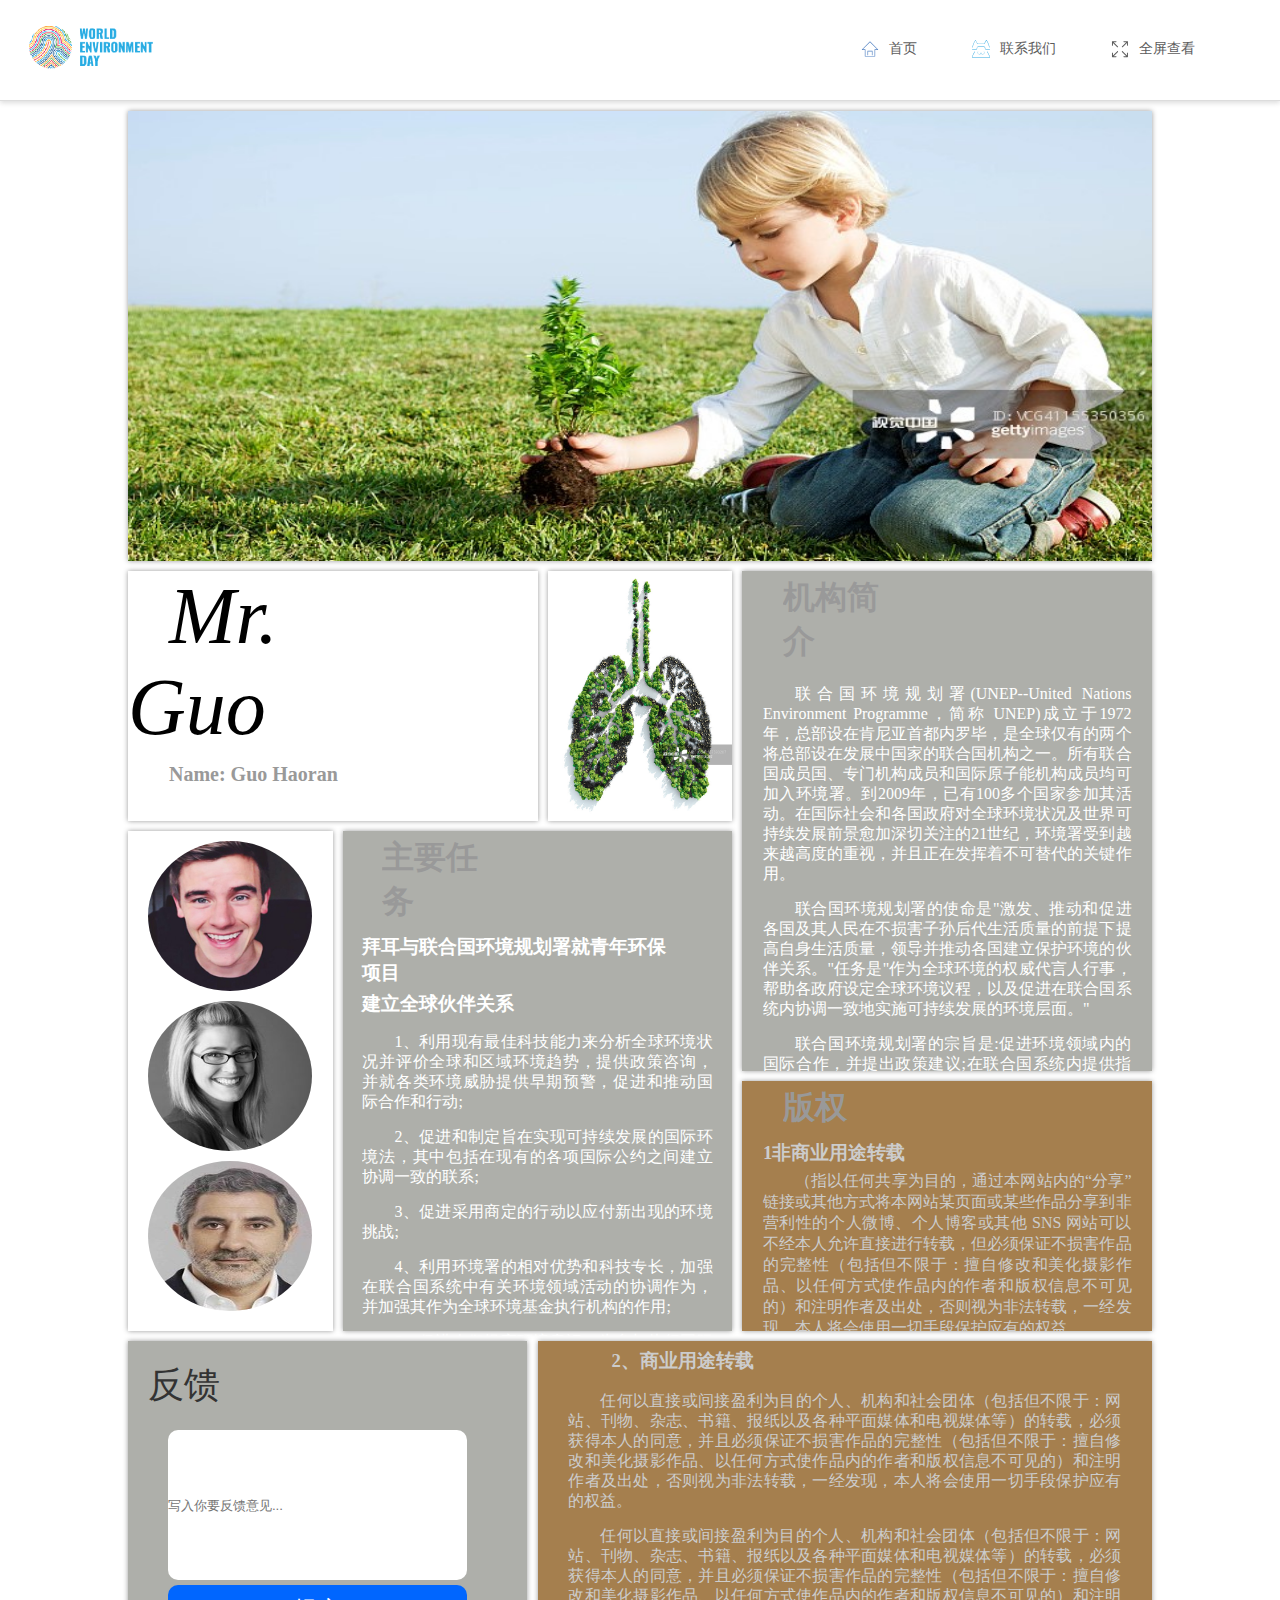
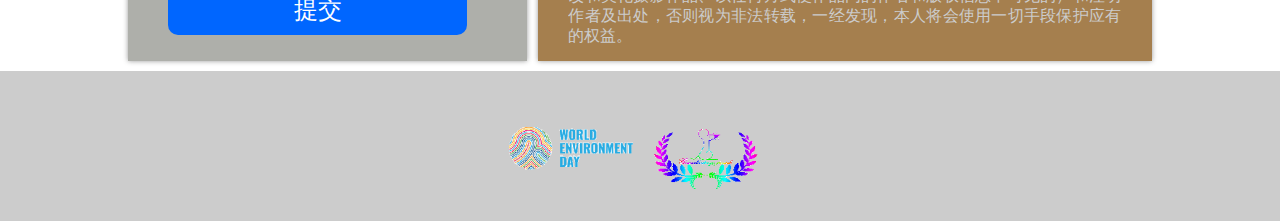
<file: zym/gywm.html>
<!DOCTYPE html PUBLIC "-//W3C//DTD XHTML 1.0 Transitional//EN" "http://www.w3.org/TR/xhtml1/DTD/xhtml1-transitional.dtd">
<html xmlns="http://www.w3.org/1999/xhtml">
<head>
<meta http-equiv="Content-Type" content="text/html; charset=utf-8" />
<title>环境保护，我在行动</title>
  <link href="css/gywm-head.css" type="text/css" rel="stylesheet"/>
  <link href="css/gywm-body.css" type="text/css" rel="stylesheet"/>
 
   <script  src="font/1/iconfont1.js"></script>
</head>

<body>
<div class="head">
  <img src="../image/2.gif">
   <div class="wz">
                <ul>
                
                 <li><svg class="icon" aria-hidden="true">
  <use xlink:href="#icon-shouye"></use>
</svg> <a href="../index.html"> 首页</a></li>
   
                   <li><svg class="icon" aria-hidden="true">
  <use xlink:href="#icon-dianhua"></use>
</svg><a>联系我们</a>
 <li><svg class="icon" aria-hidden="true">
  <use xlink:href="#icon-quanping"></use>
</svg><a id="2">全屏查看</a>
</li>

                </ul>
            </div>
</div> 
<script>
(function () {
  var viewFullScreen = document.getElementById("2");
  if (viewFullScreen) {
   viewFullScreen.addEventListener("click", function () {
    var docElm = document.documentElement;
    if (docElm.requestFullscreen) {
     docElm.requestFullscreen();
    }
    else if (docElm.msRequestFullscreen) {
     docElm.msRequestFullscreen();
    }
    else if (docElm.mozRequestFullScreen) {
     docElm.mozRequestFullScreen();
    }
    else if (docElm.webkitRequestFullScreen) {
     docElm.webkitRequestFullScreen();
    }
   }, false);
  }
 
 
 
 

 
 })();
</script>    
<div class="box">
  <div class="b1"><img src="img/VCG41155350356.jpg"><p class="p2">关于我们</p><p class="p">电话：1233456567</p><P class="p1">微信：123556552</P></div>
  
  <div class="b2"><em><a>Mr. Guo</a></em>
 <h4>Name: Guo Haoran</h4></div>
  <div class="b3"><img src="img/VCG41157593207.jpg"></div>
  <div class="b4"><h1>机构简介</h1><p>联合国环境规划署(UNEP--United Nations Environment Programme，简称 UNEP)成立于1972年，总部设在肯尼亚首都内罗毕，是全球仅有的两个将总部设在发展中国家的联合国机构之一。所有联合国成员国、专门机构成员和国际原子能机构成员均可加入环境署。到2009年，已有100多个国家参加其活动。在国际社会和各国政府对全球环境状况及世界可持续发展前景愈加深切关注的21世纪，环境署受到越来越高度的重视，并且正在发挥着不可替代的关键作用。</p>
<p>
联合国环境规划署的使命是"激发、推动和促进各国及其人民在不损害子孙后代生活质量的前提下提高自身生活质量，领导并推动各国建立保护环境的伙伴关系。"任务是"作为全球环境的权威代言人行事，帮助各政府设定全球环境议程，以及促进在联合国系统内协调一致地实施可持续发展的环境层面。"</p>
<P>联合国环境规划署的宗旨是:促进环境领域内的国际合作，并提出政策建议;在联合国系统内提供指导和协调环境规划总政策，并审查规划的定期报告;审查世界环境状况，以确保可能出现的具有广泛国际影响的环境问题得到各国政府的适当考虑;经常审查国家和国际环境政策和措施对发展中国家带来的影响和费用增加的问题;促进环境知识的取得和情报的交流。</p></div>
  <div class="b5"><img src="img/13-071820_811.jpg"><img src="img/t011f94915fc5f7c7b8.jpg"><img src="img/t01b004d5569c0f6fa6.jpg"></div>
  <div class="b6"><h1>主要任务</h1>

<h3>拜耳与联合国环境规划署就青年环保项目</h3>

<h3>建立全球伙伴关系</h3>

<p>1、利用现有最佳科技能力来分析全球环境状况并评价全球和区域环境趋势，提供政策咨询，并就各类环境威胁提供早期预警，促进和推动国际合作和行动;
</p>
<P>2、促进和制定旨在实现可持续发展的国际环境法，其中包括在现有的各项国际公约之间建立协调一致的联系;
</P>
<P>3、促进采用商定的行动以应付新出现的环境挑战;
</P>
<P>4、利用环境署的相对优势和科技专长，加强在联合国系统中有关环境领域活动的协调作为，并加强其作为全球环境基金执行机构的作用;
</P>
<P>5、促进人们提高环境意识，为参与执行国际环境议程的各阶层行动者之间进行有效合作提供便利，并在国家和国际科学界决策者之间担当有效的联络人;
</P>
<P>6、在环境体制建设的重要领域中为各国政府和其他有关机构提供政策和咨询服务。</P></div>
  <div class="b7"><h1>版权</h1><h3>1非商业用途转载</h3><a>（指以任何共享为目的，通过本网站内的“分享”链接或其他方式将本网站某页面或某些作品分享到非营利性的个人微博、个人博客或其他 SNS 网站可以不经本人允许直接进行转载，但必须保证不损害作品的完整性（包括但不限于：擅自修改和美化摄影作品、以任何方式使作品内的作者和版权信息不可见的）和注明作者及出处，否则视为非法转载，一经发现，本人将会使用一切手段保护应有的权益。<a></div>
  <div class="b8"><a>反馈<a><div class="fk">
	<form>
	  <input type="text" placeholder="写入你要反馈意见..."  class="o0">
	  <button type="submit" class="tj" title="提交" value="提交">提交</button>
	</form>
	</div></div>
  <div class="b9"><h3>2、商业用途转载</h3><a>任何以直接或间接盈利为目的个人、机构和社会团体（包括但不限于：网站、刊物、杂志、书籍、报纸以及各种平面媒体和电视媒体等）的转载，必须获得本人的同意，并且必须保证不损害作品的完整性（包括但不限于：擅自修改和美化摄影作品、以任何方式使作品内的作者和版权信息不可见的）和注明作者及出处，否则视为非法转载，一经发现，本人将会使用一切手段保护应有的权益。</a>
  <a>任何以直接或间接盈利为目的个人、机构和社会团体（包括但不限于：网站、刊物、杂志、书籍、报纸以及各种平面媒体和电视媒体等）的转载，必须获得本人的同意，并且必须保证不损害作品的完整性（包括但不限于：擅自修改和美化摄影作品、以任何方式使作品内的作者和版权信息不可见的）和注明作者及出处，否则视为非法转载，一经发现，本人将会使用一切手段保护应有的权益。</a></div>
</div>    
<div class="bq">
<div class="h91"><img src="../image/2.gif"></div><div class="h92"><img src="img/Eternal-pride.gif">
</div></div>

</body>
</html>
</file>
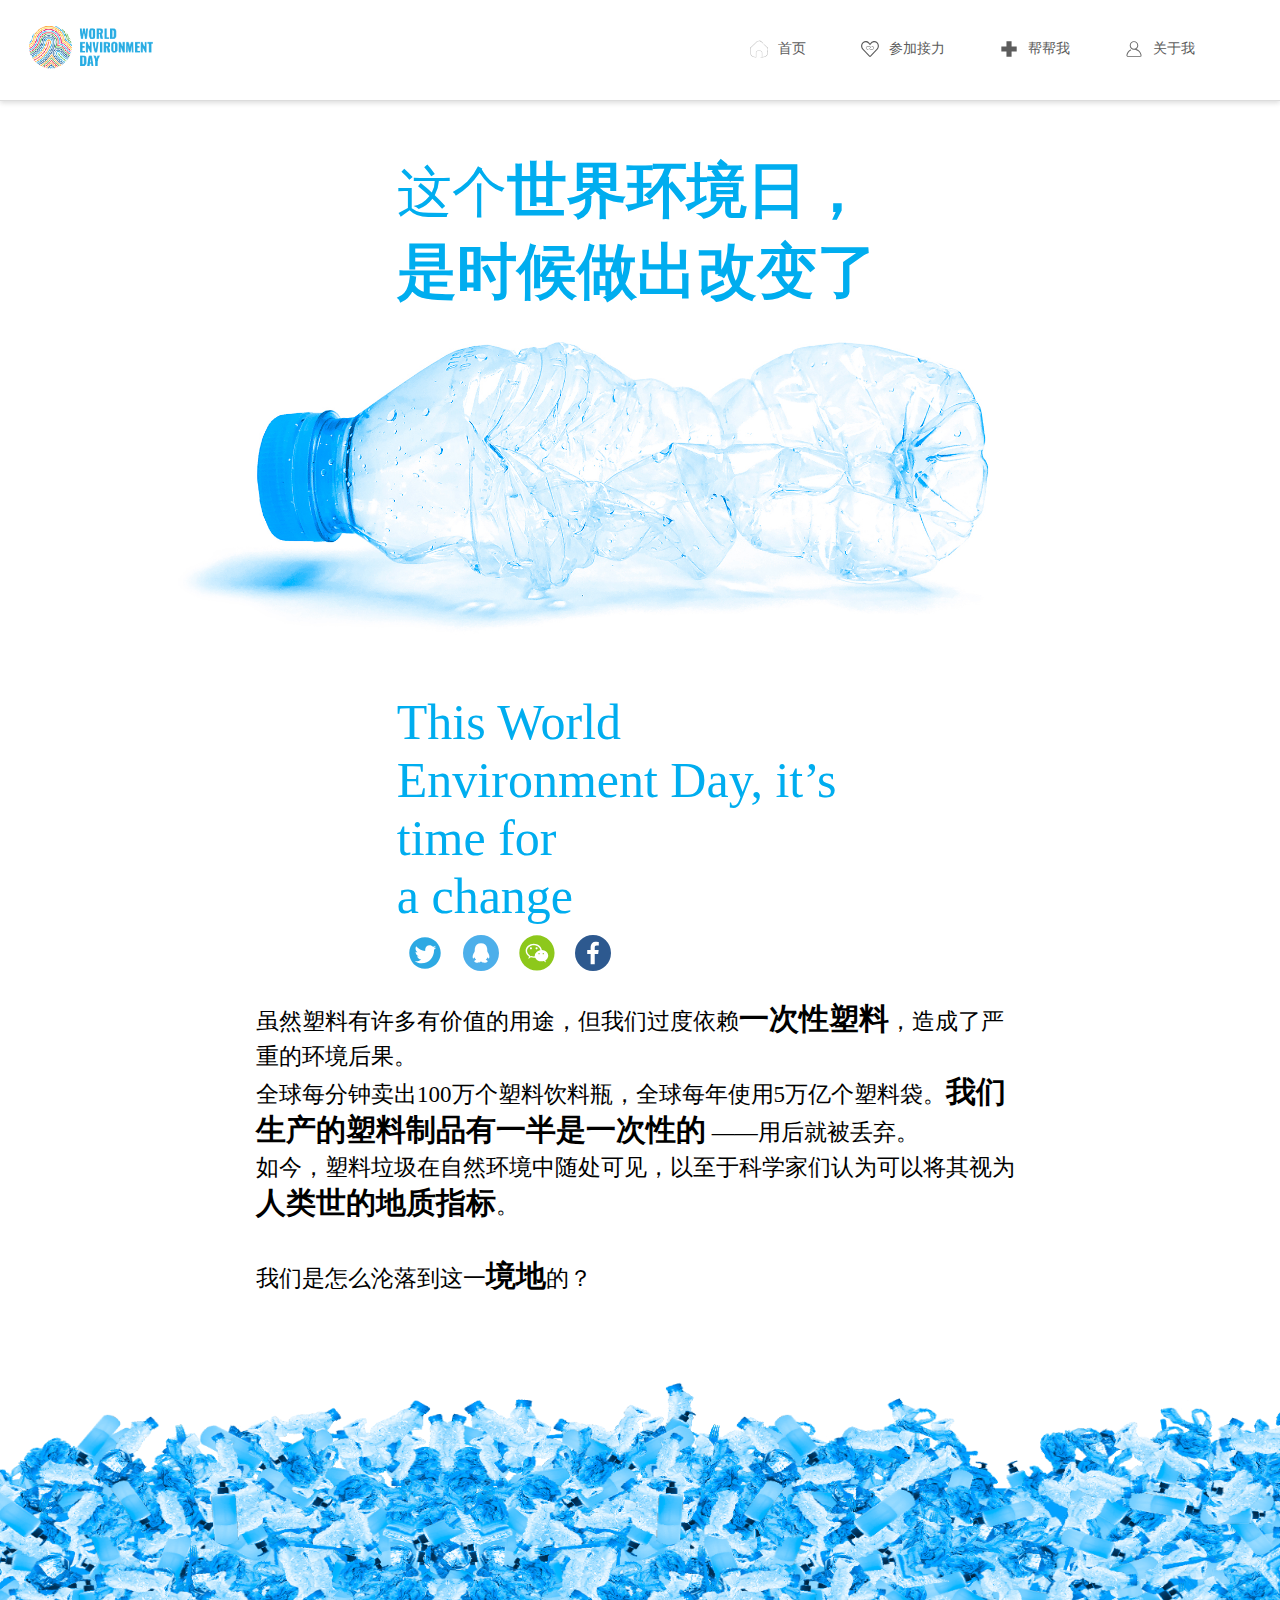
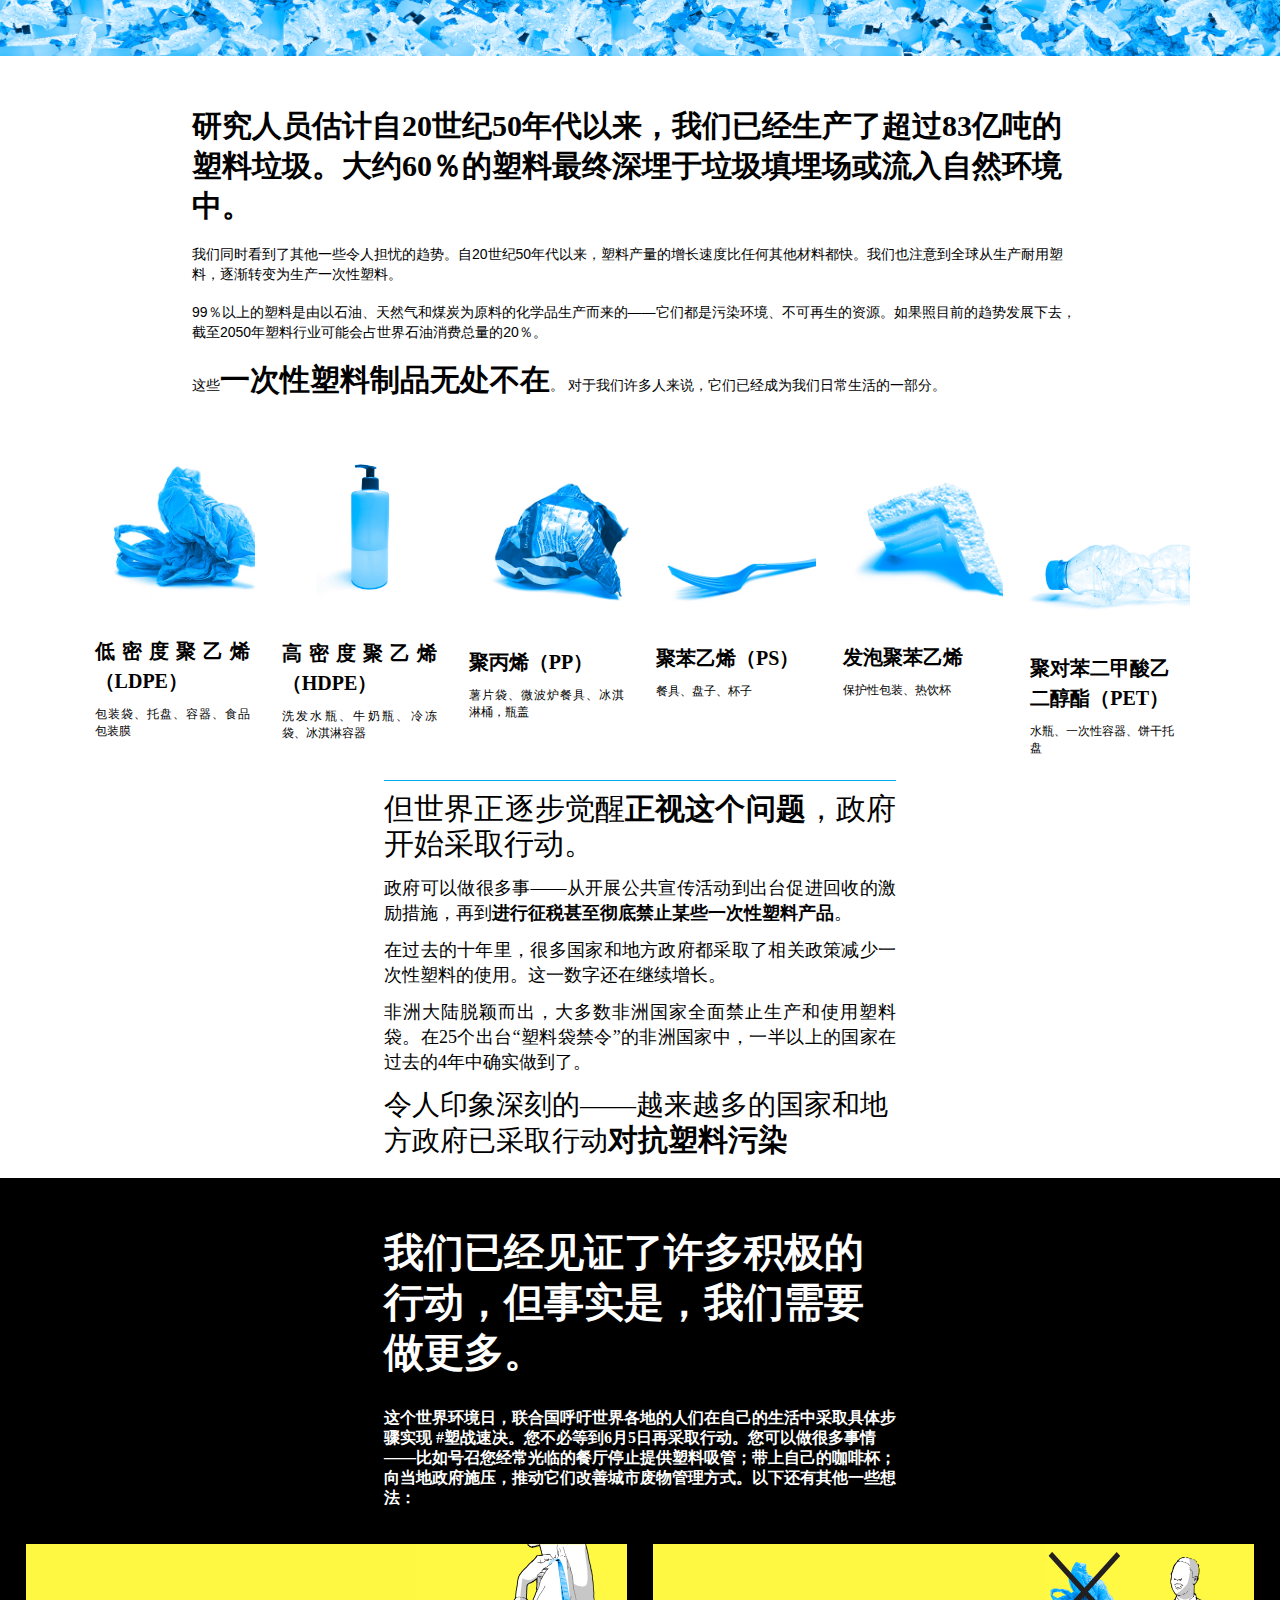
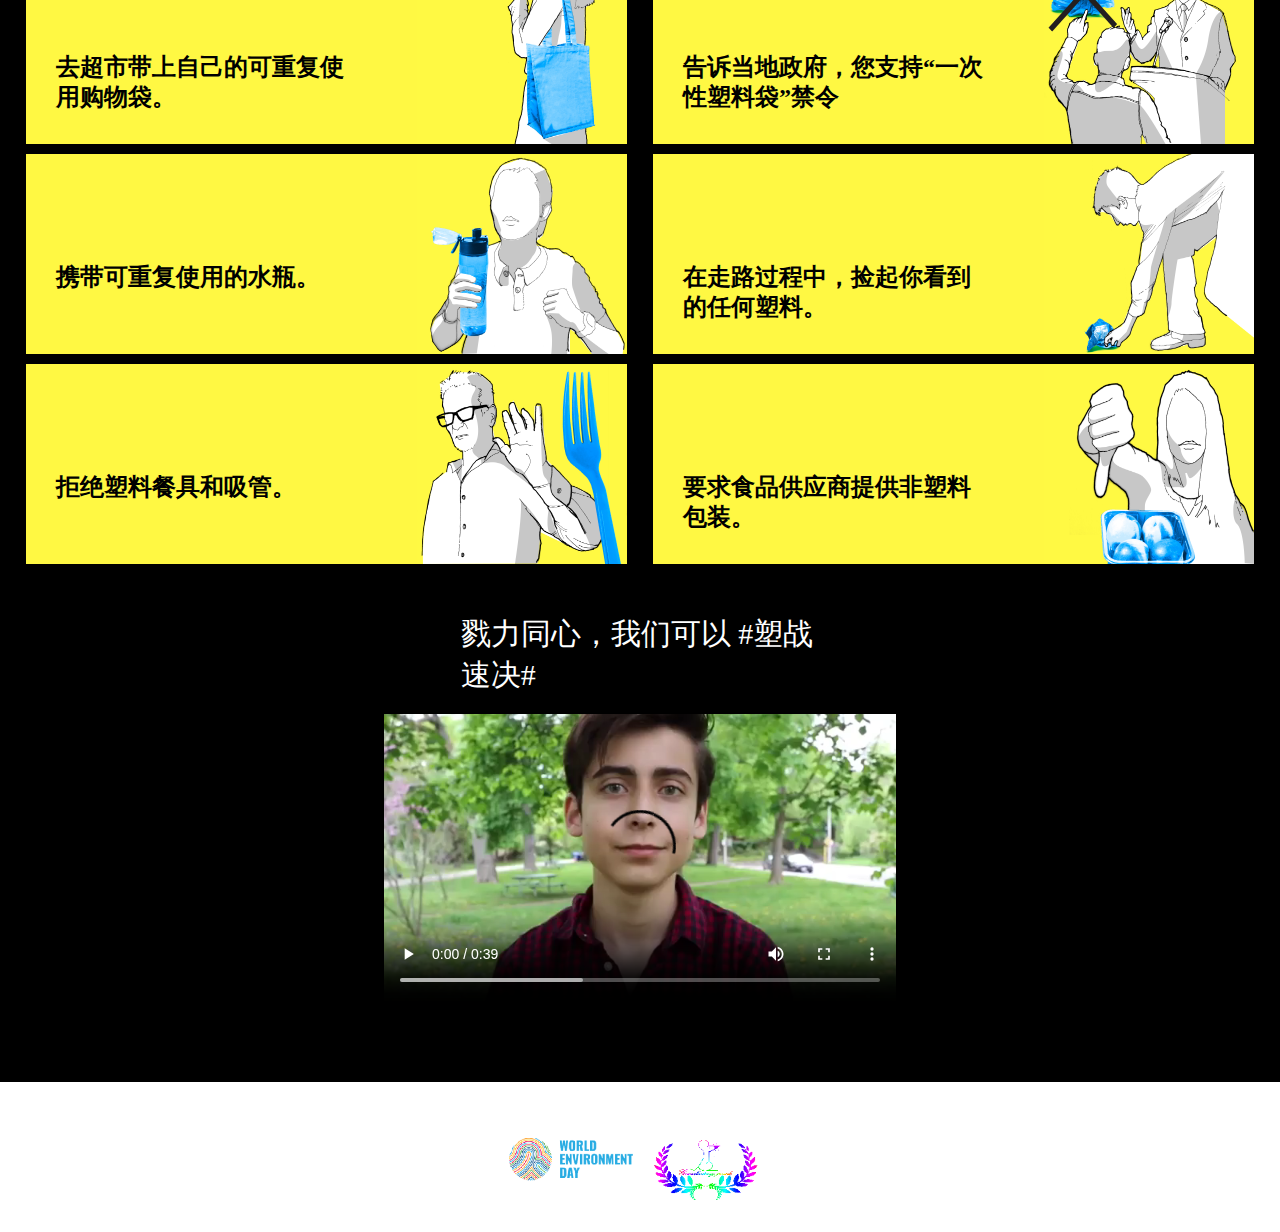
<file: zym/hjbh.html>
<!DOCTYPE html PUBLIC "-//W3C//DTD XHTML 1.0 Transitional//EN" "http://www.w3.org/TR/xhtml1/DTD/xhtml1-transitional.dtd">
<html xmlns="http://www.w3.org/1999/xhtml">
<head>
<meta http-equiv="Content-Type" content="text/html; charset=utf-8" />
<title>环境保护，我在行动</title>
  <link href="css/hjbh-head.css" type="text/css" rel="stylesheet"/>
   <link href="css/hjbh-body.css" type="text/css" rel="stylesheet"/>
   <script  src="font/1/iconfont.js"></script>
</head>

<body>
<div class="head">
  <img src="../image/2.gif">
   <div class="wz">
                <ul>
                
                 <li><svg class="icon" aria-hidden="true">
  <use xlink:href="#icon-shouye"></use>
</svg> <a href="../index.html"> 首页</a></li>
                   <li><svg class="icon" aria-hidden="true">
  <use xlink:href="#icon-xinyuanjieli"></use>
</svg><a>参加接力</a></li>
                   <li><svg class="icon" aria-hidden="true">
  <use xlink:href="#icon-qiujiuxinxi"></use>
</svg><a>帮帮我</a>
 <li><svg class="icon" aria-hidden="true">
  <use xlink:href="#icon-guanyuwomen"></use>
</svg><a>关于我</a>
</li>

                </ul>
            </div>
</div>           <div class="zx">这个<a>世界环境日<a>，是时候做出改变了</div>
                 <div class="h2"><img src="img/header_bottle.jpg"></div>
                 <div class="zx1">This<a> World Environment Day</a>, it’s time for <p>a change</p><p><svg class="icon1" aria-hidden="true">
  <use xlink:href="#icon-tuite"></use>
</svg> <svg class="icon1" aria-hidden="true">
  <use xlink:href="#icon-QQ"></use>
</svg> <a class="b"><svg class="icon1" aria-hidden="true">
  <use xlink:href="#icon-weixin"></use>
</svg></a><svg class="icon1" aria-hidden="true">
  <use xlink:href="#icon-Facebook"></use>
</svg>
<a class="h"><svg class="icon1" aria-hidden="true">
  <use xlink:href="#icon-Facebook"></use>
</svg></a>
 </p></div>
   
   
   
   <div class="h4">
   
      <p>虽然塑料有许多有价值的用途，但我们过度依赖<a>一次性塑料</a>，造成了严重的环境后果。<p>
全球每分钟卖出100万个塑料饮料瓶，全球每年使用5万亿个塑料袋。<a>我们生产的塑料制品有一半是一次性的</a> ——用后就被丢弃。</p>
<p>如今，塑料垃圾在自然环境中随处可见，以至于科学家们认为可以将其视为<a>人类世的地质指标</a>。
</p><br/>

<p>我们是怎么沦落到这一<a>境地</a>的？
</p>   </div>
<div class="img"><img src="img/pile.png"></div>
<div class="h5">

<p><a>研究人员估计自20世纪50年代以来，我们已经生产了超过83亿吨的塑料垃圾。大约60％的塑料最终深埋于垃圾填埋场或流入自然环境中。</a></p><br/><P>
 我们同时看到了其他一些令人担忧的趋势。自20世纪50年代以来，塑料产量的增长速度比任何其他材料都快。我们也注意到全球从生产耐用塑料，逐渐转变为生产一次性塑料。</P><br/><P>


99％以上的塑料是由以石油、天然气和煤炭为原料的化学品生产而来的——它们都是污染环境、不可再生的资源。如果照目前的趋势发展下去，截至2050年塑料行业可能会占世界石油消费总量的20％。</P><br/><P>

这些<a>一次性塑料制品无处不在</a>。 对于我们许多人来说，它们已经成为我们日常生活的一部分。</P>
</div>
<div class="h6">
<div class="j"><img src="img/big_bag.jpg" class="t1"><p>低密度聚乙烯（LDPE）</p><h3>包装袋、托盘、容器、食品包装膜</h3></div>
<div class="j"><img src="img/big_shampoo.jpg" class="t2"><p>高密度聚乙烯（HDPE）</p><h3>洗发水瓶、牛奶瓶、冷冻袋、冰淇淋容器</h3></div>
<div class="j"><img src="img/big_chips.jpg" class="t3"><p>聚丙烯（PP） </p><h3>薯片袋、微波炉餐具、冰淇淋桶，瓶盖</h3></div>
<div class="j"><img src="img/big_fork.jpg" class="t4"><p>聚苯乙烯（PS）</p><h3>餐具、盘子、杯子</h3></div>
<div class="j"><img src="img/big_styro.jpg" class="t5"><p>发泡聚苯乙烯</p><h3>保护性包装、热饮杯</h3></div>
<div class="l"><img src="img/big_bottle.jpg" class="t6"><p>聚对苯二甲酸乙二醇酯（PET） </p><h3>水瓶、一次性容器、饼干托盘</h3></div>
</div>
<div class="h7"><p class="w1">但世界正逐步觉醒<a>正视这个问题</a>，政府开始采取行动。</p><p class="w2">
政府可以做很多事——从开展公共宣传活动到出台促进回收的激励措施，再到<a>进行征税甚至彻底禁止某些一次性塑料产品</a>。</p><p class="w2">

在过去的十年里，很多国家和地方政府都采取了相关政策减少一次性塑料的使用。这一数字还在继续增长。</p>
<P class="w2">

非洲大陆脱颖而出，大多数非洲国家全面禁止生产和使用塑料袋。在25个出台“塑料袋禁令”的非洲国家中，一半以上的国家在过去的4年中确实做到了。
</P><p class="w3">
令人印象深刻的——越来越多的国家和地方政府已采取行动<a>对抗塑料污染</a></p></div>
<div class="h8">
    <div class="h81"><p>我们已经见证了许多积极的行动，但事实是，我们需要做更多。</p><a>
这个世界环境日，联合国呼吁世界各地的人们在自己的生活中采取具体步骤实现 #塑战速决。您不必等到6月5日再采取行动。您可以做很多事情——比如号召您经常光临的餐厅停止提供塑料吸管；带上自己的咖啡杯；向当地政府施压，推动它们改善城市废物管理方式。以下还有其他一些想法：</a></div>
<div class="h82" ><a>去超市带上自己的可重复使用购物袋。</a><img src="img/byob.jpg"></div><div class="h83"><a>告诉当地政府，您支持“一次性塑料袋”禁令</a><img src="img/nobags.jpg"></div>
<div class="h82"><a>携带可重复使用的水瓶。</a><img src="img/nobottle.jpg"></div><div class="h83"><a>在走路过程中，捡起你看到的任何塑料。</a><img src="img/nochips.jpg"></div>
<div class="h82"> <a>拒绝塑料餐具和吸管。</a><img src="img/noforks.jpg"></div><div class="h83"><a>要求食品供应商提供非塑料包装。</a><img src="img/noplastic.jpg"></div><div class="zh2"><a> 戮力同心，我们可以 #塑战速决#</a></div><div class="zh1"><video width="100%" height="auto" controls="controls" autoplay="autoplay" loop="loop"> 
<source src="mp4/playtag.mp4" type="video/mp4" autoplay="autoplay"></source> 
您的浏览器不支持video标签 
</video></div>

</div>
<div class="h9">
<div class="h91"><img src="../image/2.gif"></div><div class="h92"><img src="img/Eternal-pride.gif">
</div></div>


</body>
</html>
</file>
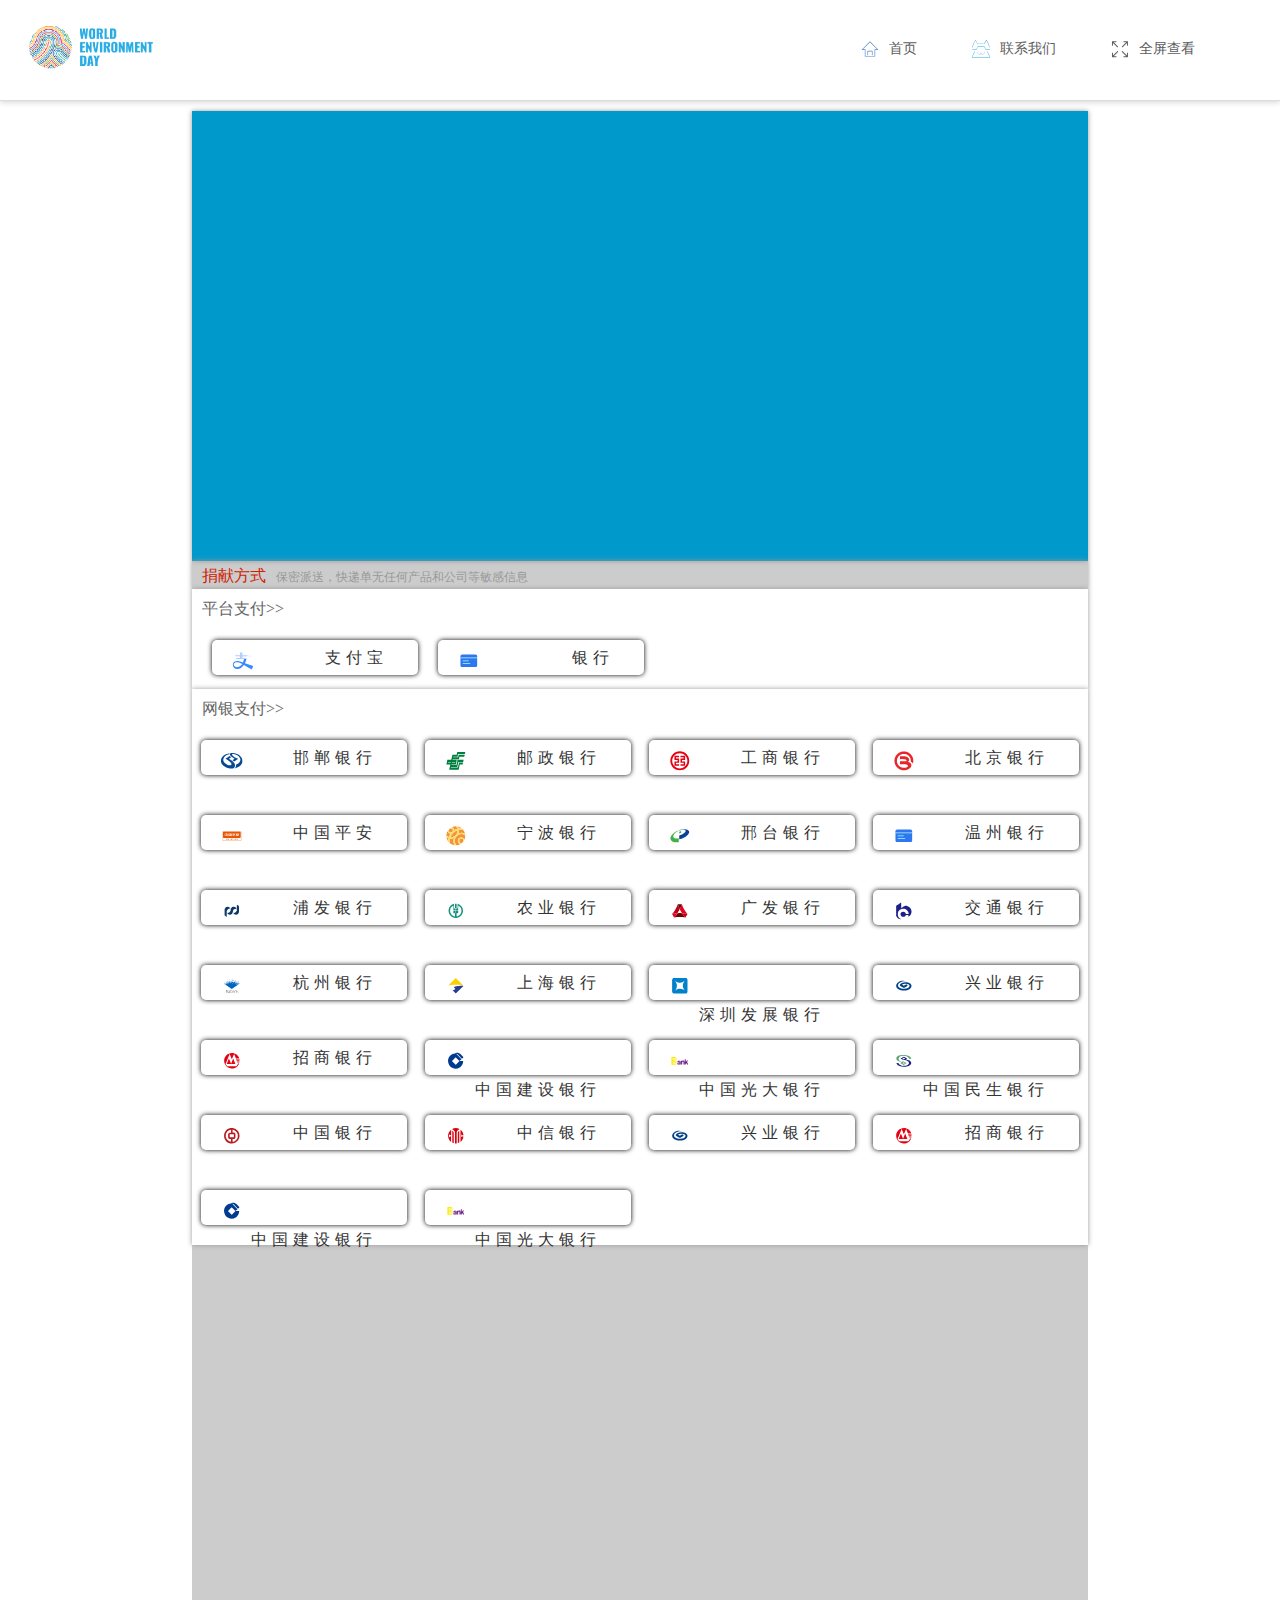
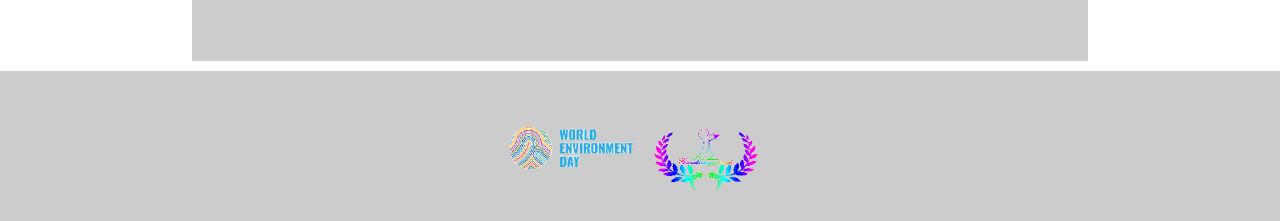
<file: zym/jx.html>
<!DOCTYPE html PUBLIC "-//W3C//DTD XHTML 1.0 Transitional//EN" "http://www.w3.org/TR/xhtml1/DTD/xhtml1-transitional.dtd">
<html xmlns="http://www.w3.org/1999/xhtml">
<head>
<meta http-equiv="Content-Type" content="text/html; charset=utf-8" />
<title>捐献页面</title>
<link href="css/jx-head.css" type="text/css" rel="stylesheet"/>
<link href="css/jx-body.css" type="text/css" rel="stylesheet"/>
   <script  src="font/1/iconfont1.js"></script>
</head>

<body>
<div class="head">
  <img src="../image/2.gif">
   <div class="wz">
                <ul>
                
                 <li><svg class="icon" aria-hidden="true">
  <use xlink:href="#icon-shouye"></use>
</svg> <a href="../index.html"> 首页</a></li>
   
                   <li><svg class="icon" aria-hidden="true">
  <use xlink:href="#icon-dianhua"></use>
</svg><a>联系我们</a></li>
 <li><svg class="icon" aria-hidden="true">
  <use xlink:href="#icon-quanping"></use>
</svg><a id="2">全屏查看</a>
</li>

                </ul>
            </div>
</div> 
<script>
(function () {
  var viewFullScreen = document.getElementById("2");
  if (viewFullScreen) {
   viewFullScreen.addEventListener("click", function () {
    var docElm = document.documentElement;
    if (docElm.requestFullscreen) {
     docElm.requestFullscreen();
    }
    else if (docElm.msRequestFullscreen) {
     docElm.msRequestFullscreen();
    }
    else if (docElm.mozRequestFullScreen) {
     docElm.mozRequestFullScreen();
    }
    else if (docElm.webkitRequestFullScreen) {
     docElm.webkitRequestFullScreen();
    }
   }, false);
  }
 
 
 
 

 
 })();
</script>  
<div class="box">
  <div class="b1"></div>
 <div class="b2"><a>捐献方式</a>保密派送，快递单无任何产品和公司等敏感信息</div>

   <div class="b3"><p>平台支付>></p>
                <ul>
                
                 <li><svg class="icon1" aria-hidden="true">
  <use xlink:href="#icon-zhifubaorenzheng"></use>
</svg> <a>支付宝</a></li>
   
                   <li><svg class="icon1" aria-hidden="true">
  <use xlink:href="#icon-yinhangqia"></use>
</svg><a>银行</a></li></ul></div>
<div class="b4">
<p>网银支付>></p>
                <ul>
                
                 <li><svg class="icon1" aria-hidden="true">
  <use xlink:href="#icon-handanyinhang"></use>
</svg> <a>邯郸银行</a></li>
   
                   <li><svg class="icon1" aria-hidden="true">
  <use xlink:href="#icon-youzhengyinhang-"></use>
</svg><a>邮政银行</a></li></ul>
 <li><svg class="icon1" aria-hidden="true">
  <use xlink:href="#icon-gongshangyinhang-"></use>
</svg> <a>工商银行</a></li>
   
                   <li><svg class="icon1" aria-hidden="true">
  <use xlink:href="#icon-yinhang-beijingyinhang-"></use>
</svg><a>北京银行</a></li></ul> <li><svg class="icon1" aria-hidden="true">
  <use xlink:href="#icon-yinhang-zhongguopingan-"></use>
</svg> <a>中国平安</a></li>
   
                   <li><svg class="icon1" aria-hidden="true">
  <use xlink:href="#icon-yinhang-ningboyinhang-"></use>
</svg><a>宁波银行</a></li></ul> <li><svg class="icon1" aria-hidden="true">
  <use xlink:href="#icon-xingtaiyinhang"></use>
</svg> <a>邢台银行</a></li>
   
                   <li><svg class="icon1" aria-hidden="true">
  <use xlink:href="#icon-yinhangqia"></use>
</svg><a>温州银行</a></li></ul> <li><svg class="icon1" aria-hidden="true">
  <use xlink:href="#icon-pufayinhang"></use>
</svg> <a>浦发银行</a></li>
   
                   <li><svg class="icon1" aria-hidden="true">
  <use xlink:href="#icon-nongyeyinhang"></use>
</svg><a>农业银行</a></li></ul> <li><svg class="icon1" aria-hidden="true">
  <use xlink:href="#icon-guangfayinhang"></use>
</svg> <a>广发银行</a></li>
   
                   <li><svg class="icon1" aria-hidden="true">
  <use xlink:href="#icon-jiaotongyinhang"></use>
</svg><a>交通银行</a></li></ul>

                   <li><svg class="icon1" aria-hidden="true">
  <use xlink:href="#icon-hangzhouyinhang"></use>
</svg><a>杭州银行</a></li></ul> <li><svg class="icon1" aria-hidden="true">
  <use xlink:href="#icon-shanghaiyinhang"></use>
</svg> <a>上海银行</a></li>
   
                   <li><svg class="icon1" aria-hidden="true">
  <use xlink:href="#icon-shenzhenfazhanyinhang"></use>
</svg><a>深圳发展银行</a></li></ul> <li><svg class="icon1" aria-hidden="true">
  <use xlink:href="#icon-xingyeyinhang"></use>
</svg> <a>兴业银行</a></li>
   
                   <li><svg class="icon1" aria-hidden="true">
  <use xlink:href="#icon-zhaoshangyinhang"></use>
</svg><a>招商银行</a></li></ul> <li><svg class="icon1" aria-hidden="true">
  <use xlink:href="#icon-zhongguojiansheyinhang"></use>
</svg> <a>中国建设银行</a></li>
   
                   <li><svg class="icon1" aria-hidden="true">
  <use xlink:href="#icon-zhongguoguangdayinhang"></use>
</svg><a>中国光大银行</a></li>
   <li><svg class="icon1" aria-hidden="true">
  <use xlink:href="#icon-zhongguominshengyinhang"></use>
</svg><a>中国民生银行</a></li></ul> <li><svg class="icon1" aria-hidden="true">
  <use xlink:href="#icon-zhongguoyinhang"></use>
</svg> <a>中国银行</a></li>
   
                   <li><svg class="icon1" aria-hidden="true">
  <use xlink:href="#icon-zhongxinyinhang"></use>
</svg><a>中信银行</a></li></ul> <li><svg class="icon1" aria-hidden="true">
  <use xlink:href="#icon-xingyeyinhang"></use>
</svg> <a>兴业银行</a></li>
   
                   <li><svg class="icon1" aria-hidden="true">
  <use xlink:href="#icon-zhaoshangyinhang"></use>
</svg><a>招商银行</a></li></ul> <li><svg class="icon1" aria-hidden="true">
  <use xlink:href="#icon-zhongguojiansheyinhang"></use>
</svg> <a>中国建设银行</a></li>
   
                   <li><svg class="icon1" aria-hidden="true">
  <use xlink:href="#icon-zhongguoguangdayinhang"></use>
</svg><a>中国光大银行</a></li></ul>
   </div>
</div>


</div> 
<div class="foot">
<div class="h91"><img src="../image/2.gif"></div><div class="h92"><img src="img/Eternal-pride.gif">
</div>
</div>
</body>
</html>
</file>
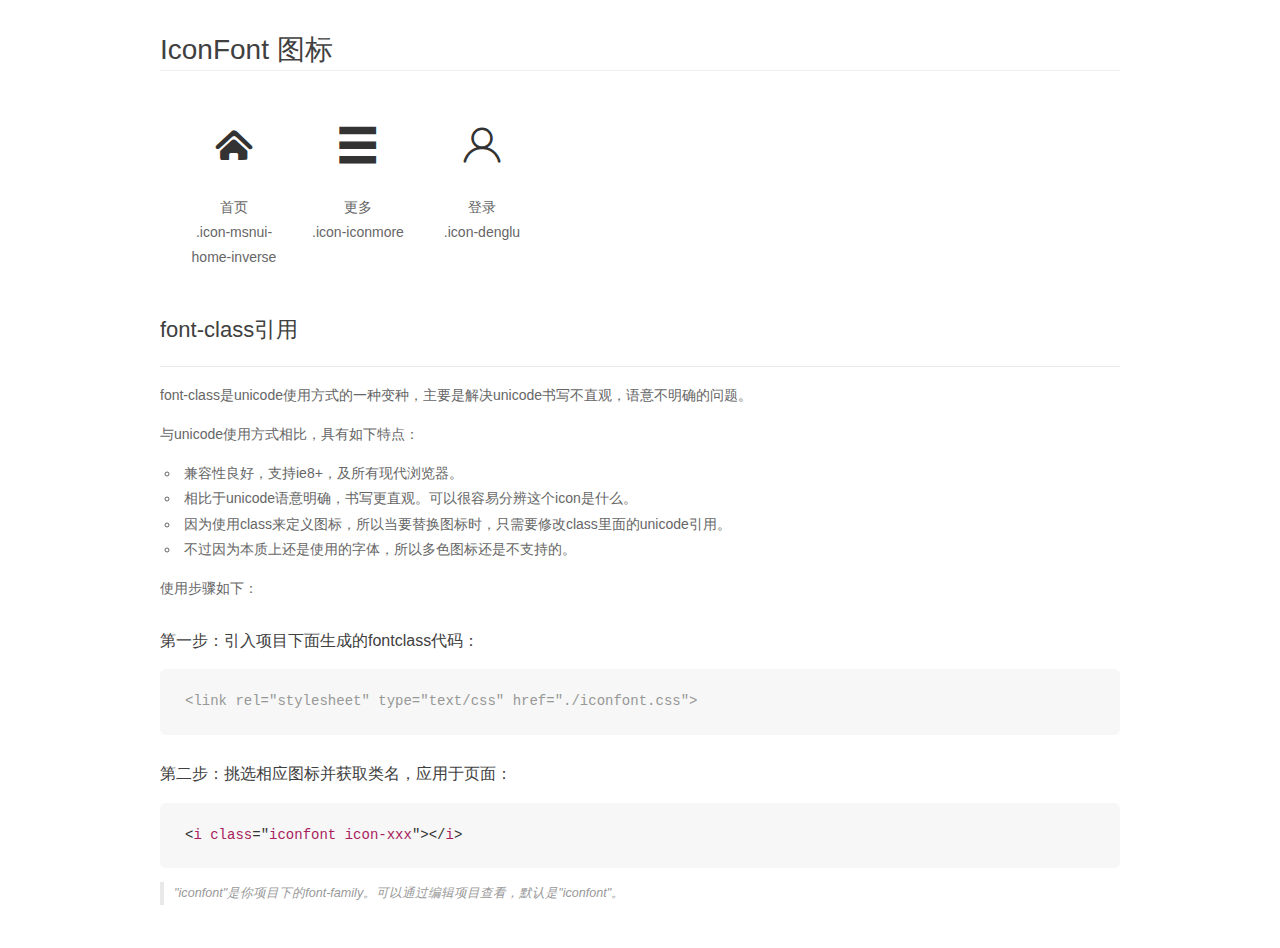
<file: zym/font/demo_fontclass.html>
<!DOCTYPE html>
<html>
<head>
    <meta charset="utf-8"/>
    <title>IconFont</title>
    <link rel="stylesheet" href="demo.css">
    <link rel="stylesheet" href="iconfont.css">
</head>
<body>
    <div class="main markdown">
        <h1>IconFont 图标</h1>
        <ul class="icon_lists clear">
            
                <li>
                <i class="icon iconfont icon-msnui-home-inverse"></i>
                    <div class="name">首页</div>
                    <div class="fontclass">.icon-msnui-home-inverse</div>
                </li>
            
                <li>
                <i class="icon iconfont icon-iconmore"></i>
                    <div class="name">更多</div>
                    <div class="fontclass">.icon-iconmore</div>
                </li>
            
                <li>
                <i class="icon iconfont icon-denglu"></i>
                    <div class="name">登录</div>
                    <div class="fontclass">.icon-denglu</div>
                </li>
            
        </ul>

        <h2 id="font-class-">font-class引用</h2>
        <hr>

        <p>font-class是unicode使用方式的一种变种，主要是解决unicode书写不直观，语意不明确的问题。</p>
        <p>与unicode使用方式相比，具有如下特点：</p>
        <ul>
        <li>兼容性良好，支持ie8+，及所有现代浏览器。</li>
        <li>相比于unicode语意明确，书写更直观。可以很容易分辨这个icon是什么。</li>
        <li>因为使用class来定义图标，所以当要替换图标时，只需要修改class里面的unicode引用。</li>
        <li>不过因为本质上还是使用的字体，所以多色图标还是不支持的。</li>
        </ul>
        <p>使用步骤如下：</p>
        <h3 id="-fontclass-">第一步：引入项目下面生成的fontclass代码：</h3>


        <pre><code class="lang-js hljs javascript"><span class="hljs-comment">&lt;link rel="stylesheet" type="text/css" href="./iconfont.css"&gt;</span></code></pre>
        <h3 id="-">第二步：挑选相应图标并获取类名，应用于页面：</h3>
        <pre><code class="lang-css hljs">&lt;<span class="hljs-selector-tag">i</span> <span class="hljs-selector-tag">class</span>="<span class="hljs-selector-tag">iconfont</span> <span class="hljs-selector-tag">icon-xxx</span>"&gt;&lt;/<span class="hljs-selector-tag">i</span>&gt;</code></pre>
        <blockquote>
        <p>"iconfont"是你项目下的font-family。可以通过编辑项目查看，默认是"iconfont"。</p>
        </blockquote>
    </div>
</body>
</html>
</file>
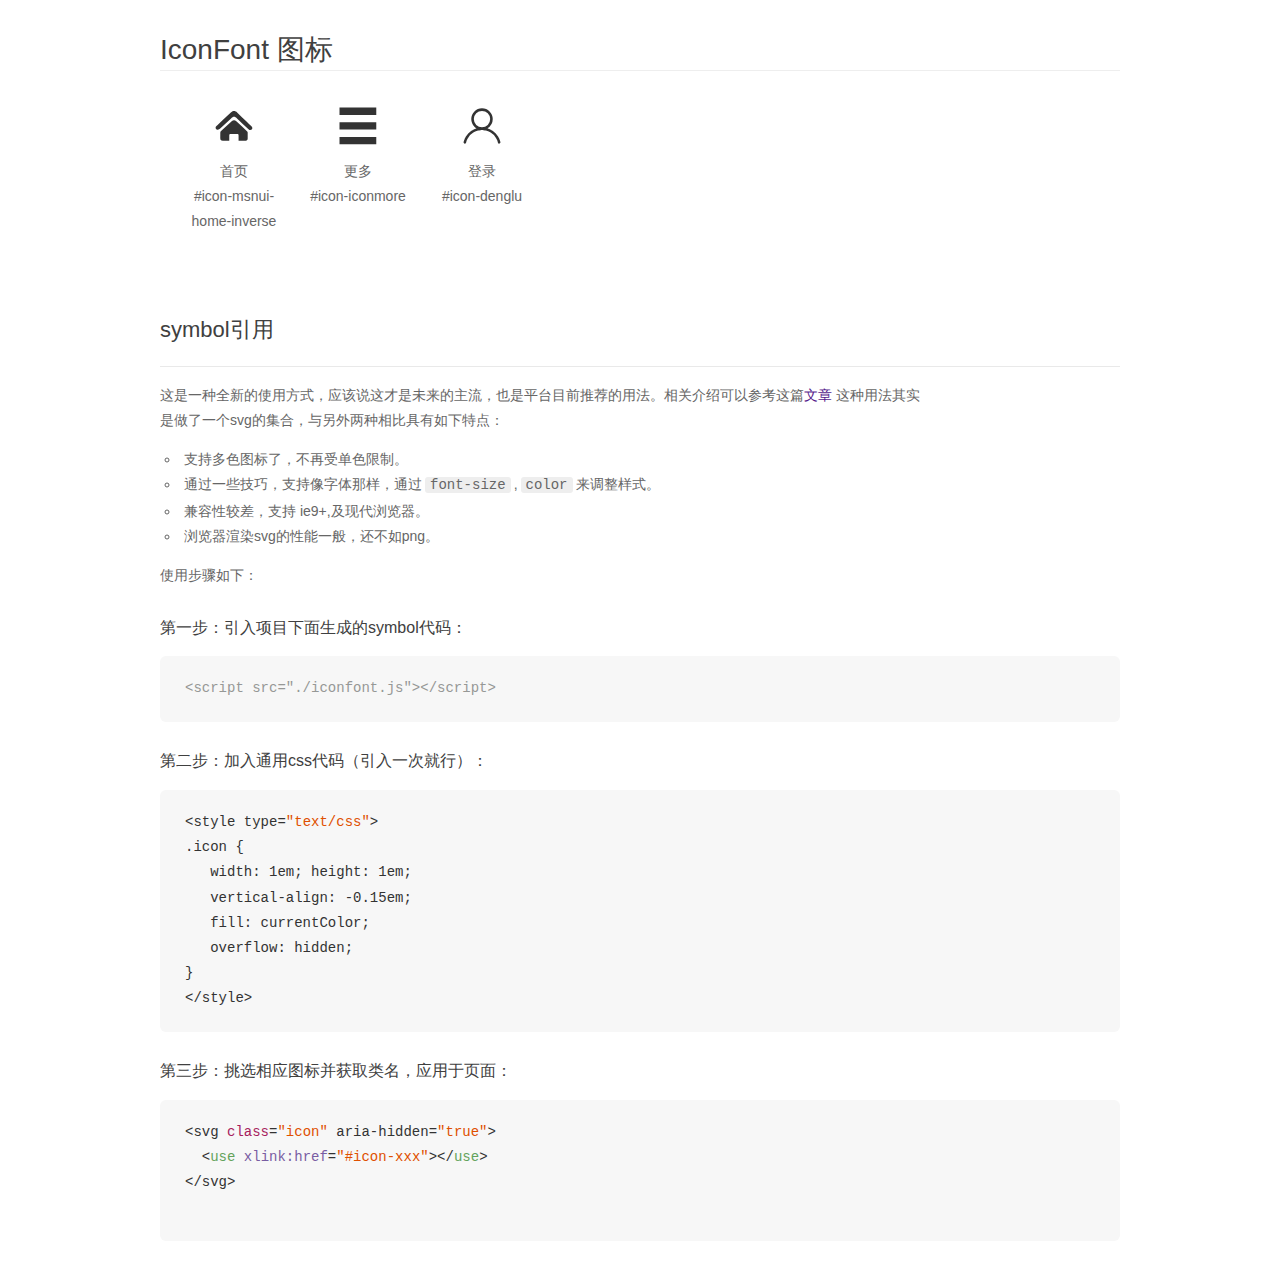
<file: zym/font/demo_symbol.html>
<!DOCTYPE html>
<html>
<head>
    <meta charset="utf-8"/>
    <title>IconFont</title>
    <link rel="stylesheet" href="demo.css">
    <script src="iconfont.js"></script>

    <style type="text/css">
        .icon {
          /* 通过设置 font-size 来改变图标大小 */
          width: 1em; height: 1em;
          /* 图标和文字相邻时，垂直对齐 */
          vertical-align: -0.15em;
          /* 通过设置 color 来改变 SVG 的颜色/fill */
          fill: currentColor;
          /* path 和 stroke 溢出 viewBox 部分在 IE 下会显示
             normalize.css 中也包含这行 */
          overflow: hidden;
        }

    </style>
</head>
<body>
    <div class="main markdown">
        <h1>IconFont 图标</h1>
        <ul class="icon_lists clear">
            
                <li>
                    <svg class="icon" aria-hidden="true">
                        <use xlink:href="#icon-msnui-home-inverse"></use>
                    </svg>
                    <div class="name">首页</div>
                    <div class="fontclass">#icon-msnui-home-inverse</div>
                </li>
            
                <li>
                    <svg class="icon" aria-hidden="true">
                        <use xlink:href="#icon-iconmore"></use>
                    </svg>
                    <div class="name">更多</div>
                    <div class="fontclass">#icon-iconmore</div>
                </li>
            
                <li>
                    <svg class="icon" aria-hidden="true">
                        <use xlink:href="#icon-denglu"></use>
                    </svg>
                    <div class="name">登录</div>
                    <div class="fontclass">#icon-denglu</div>
                </li>
            
        </ul>


        <h2 id="symbol-">symbol引用</h2>
        <hr>

        <p>这是一种全新的使用方式，应该说这才是未来的主流，也是平台目前推荐的用法。相关介绍可以参考这篇<a href="">文章</a>
        这种用法其实是做了一个svg的集合，与另外两种相比具有如下特点：</p>
        <ul>
          <li>支持多色图标了，不再受单色限制。</li>
          <li>通过一些技巧，支持像字体那样，通过<code>font-size</code>,<code>color</code>来调整样式。</li>
          <li>兼容性较差，支持 ie9+,及现代浏览器。</li>
          <li>浏览器渲染svg的性能一般，还不如png。</li>
        </ul>
        <p>使用步骤如下：</p>
        <h3 id="-symbol-">第一步：引入项目下面生成的symbol代码：</h3>
        <pre><code class="lang-js hljs javascript"><span class="hljs-comment">&lt;script src="./iconfont.js"&gt;&lt;/script&gt;</span></code></pre>
        <h3 id="-css-">第二步：加入通用css代码（引入一次就行）：</h3>
        <pre><code class="lang-js hljs javascript">&lt;style type=<span class="hljs-string">"text/css"</span>&gt;
.icon {
   width: <span class="hljs-number">1</span>em; height: <span class="hljs-number">1</span>em;
   vertical-align: <span class="hljs-number">-0.15</span>em;
   fill: currentColor;
   overflow: hidden;
}
&lt;<span class="hljs-regexp">/style&gt;</span></code></pre>
        <h3 id="-">第三步：挑选相应图标并获取类名，应用于页面：</h3>
        <pre><code class="lang-js hljs javascript">&lt;svg <span class="hljs-class"><span class="hljs-keyword">class</span></span>=<span class="hljs-string">"icon"</span> aria-hidden=<span class="hljs-string">"true"</span>&gt;<span class="xml"><span class="hljs-tag">
  &lt;<span class="hljs-name">use</span> <span class="hljs-attr">xlink:href</span>=<span class="hljs-string">"#icon-xxx"</span>&gt;</span><span class="hljs-tag">&lt;/<span class="hljs-name">use</span>&gt;</span>
</span>&lt;<span class="hljs-regexp">/svg&gt;
        </span></code></pre>
    </div>
</body>
</html>
</file>
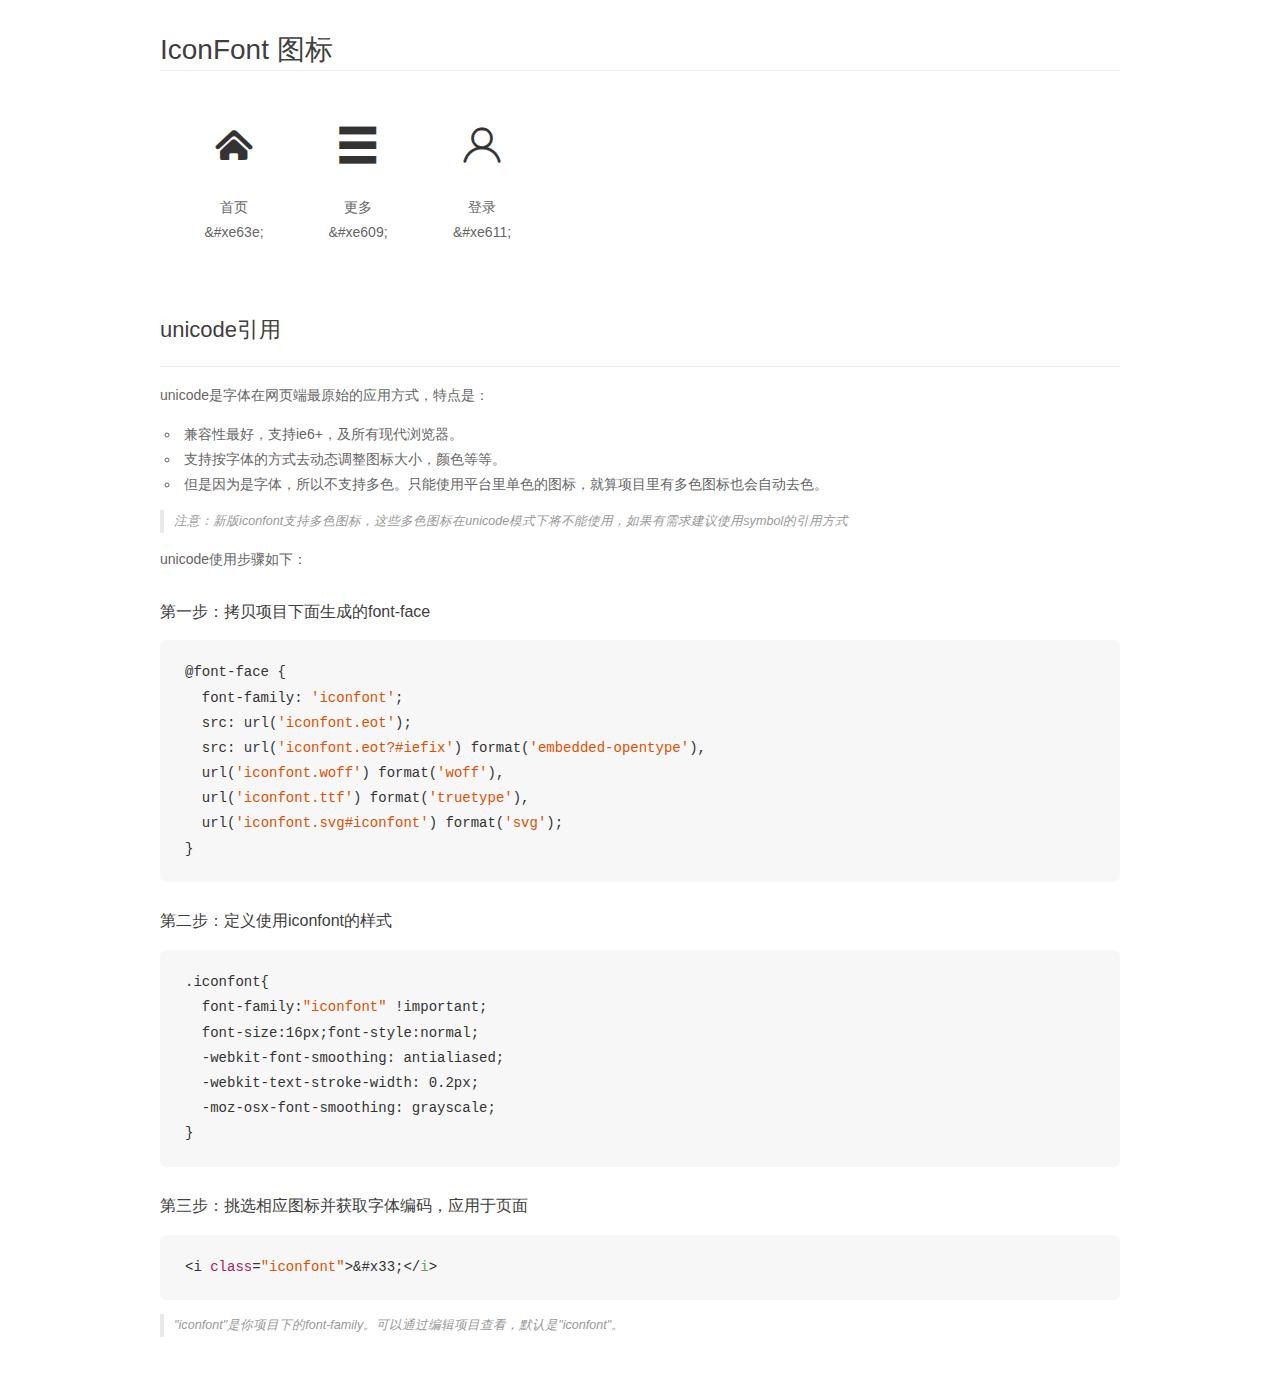
<file: zym/font/demo_unicode.html>
<!DOCTYPE html>
<html>
<head>
    <meta charset="utf-8"/>
    <title>IconFont</title>
    <link rel="stylesheet" href="demo.css">

    <style type="text/css">

        @font-face {font-family: "iconfont";
          src: url('iconfont.eot'); /* IE9*/
          src: url('iconfont.eot#iefix') format('embedded-opentype'), /* IE6-IE8 */
          url('iconfont.woff') format('woff'), /* chrome, firefox */
          url('iconfont.ttf') format('truetype'), /* chrome, firefox, opera, Safari, Android, iOS 4.2+*/
          url('iconfont.svg#iconfont') format('svg'); /* iOS 4.1- */
        }

        .iconfont {
          font-family:"iconfont" !important;
          font-size:16px;
          font-style:normal;
          -webkit-font-smoothing: antialiased;
          -webkit-text-stroke-width: 0.2px;
          -moz-osx-font-smoothing: grayscale;
        }

    </style>
</head>
<body>
    <div class="main markdown">
        <h1>IconFont 图标</h1>
        <ul class="icon_lists clear">
            
                <li>
                <i class="icon iconfont">&#xe63e;</i>
                    <div class="name">首页</div>
                    <div class="code">&amp;#xe63e;</div>
                </li>
            
                <li>
                <i class="icon iconfont">&#xe609;</i>
                    <div class="name">更多</div>
                    <div class="code">&amp;#xe609;</div>
                </li>
            
                <li>
                <i class="icon iconfont">&#xe611;</i>
                    <div class="name">登录</div>
                    <div class="code">&amp;#xe611;</div>
                </li>
            
        </ul>
        <h2 id="unicode-">unicode引用</h2>
        <hr>

        <p>unicode是字体在网页端最原始的应用方式，特点是：</p>
        <ul>
        <li>兼容性最好，支持ie6+，及所有现代浏览器。</li>
        <li>支持按字体的方式去动态调整图标大小，颜色等等。</li>
        <li>但是因为是字体，所以不支持多色。只能使用平台里单色的图标，就算项目里有多色图标也会自动去色。</li>
        </ul>
        <blockquote>
        <p>注意：新版iconfont支持多色图标，这些多色图标在unicode模式下将不能使用，如果有需求建议使用symbol的引用方式</p>
        </blockquote>
        <p>unicode使用步骤如下：</p>
        <h3 id="-font-face">第一步：拷贝项目下面生成的font-face</h3>
        <pre><code class="lang-js hljs javascript">@font-face {
  font-family: <span class="hljs-string">'iconfont'</span>;
  src: url(<span class="hljs-string">'iconfont.eot'</span>);
  src: url(<span class="hljs-string">'iconfont.eot?#iefix'</span>) format(<span class="hljs-string">'embedded-opentype'</span>),
  url(<span class="hljs-string">'iconfont.woff'</span>) format(<span class="hljs-string">'woff'</span>),
  url(<span class="hljs-string">'iconfont.ttf'</span>) format(<span class="hljs-string">'truetype'</span>),
  url(<span class="hljs-string">'iconfont.svg#iconfont'</span>) format(<span class="hljs-string">'svg'</span>);
}
</code></pre>
        <h3 id="-iconfont-">第二步：定义使用iconfont的样式</h3>
        <pre><code class="lang-js hljs javascript">.iconfont{
  font-family:<span class="hljs-string">"iconfont"</span> !important;
  font-size:<span class="hljs-number">16</span>px;font-style:normal;
  -webkit-font-smoothing: antialiased;
  -webkit-text-stroke-width: <span class="hljs-number">0.2</span>px;
  -moz-osx-font-smoothing: grayscale;
}
</code></pre>
        <h3 id="-">第三步：挑选相应图标并获取字体编码，应用于页面</h3>
        <pre><code class="lang-js hljs javascript">&lt;i <span class="hljs-class"><span class="hljs-keyword">class</span></span>=<span class="hljs-string">"iconfont"</span>&gt;&amp;#x33;<span class="xml"><span class="hljs-tag">&lt;/<span class="hljs-name">i</span>&gt;</span></span></code></pre>

        <blockquote>
        <p>"iconfont"是你项目下的font-family。可以通过编辑项目查看，默认是"iconfont"。</p>
        </blockquote>
    </div>


</body>
</html>
</file>
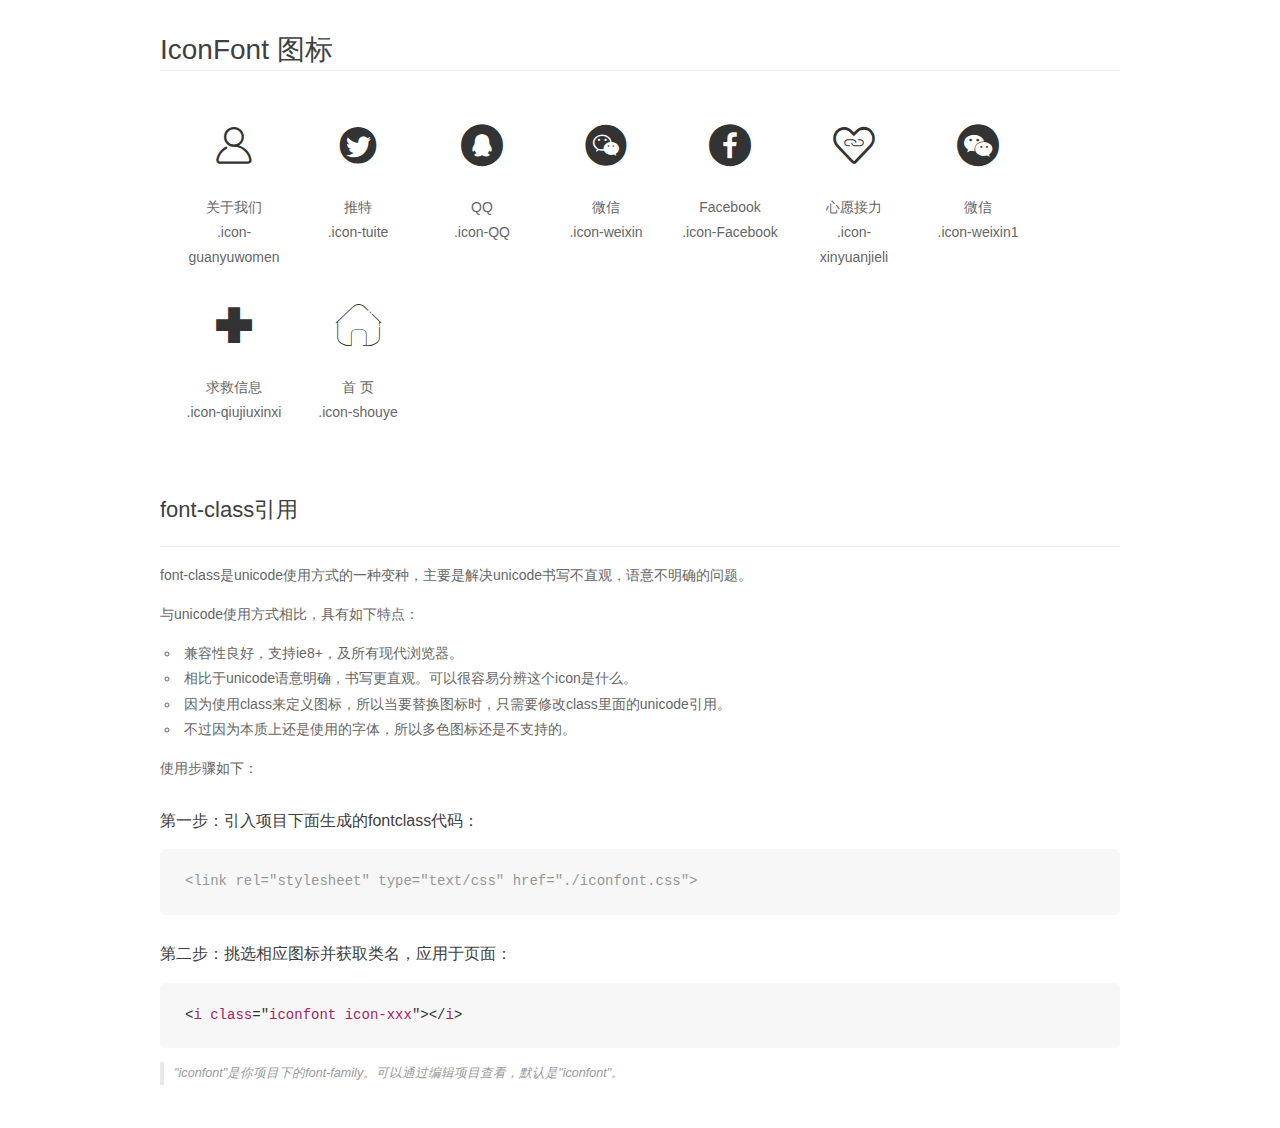
<file: zym/font/1/demo_fontclass.html>
<!DOCTYPE html>
<html>
<head>
    <meta charset="utf-8"/>
    <title>IconFont</title>
    <link rel="stylesheet" href="demo.css">
    <link rel="stylesheet" href="iconfont.css">
</head>
<body>
    <div class="main markdown">
        <h1>IconFont 图标</h1>
        <ul class="icon_lists clear">
            
                <li>
                <i class="icon iconfont icon-guanyuwomen"></i>
                    <div class="name">关于我们</div>
                    <div class="fontclass">.icon-guanyuwomen</div>
                </li>
            
                <li>
                <i class="icon iconfont icon-tuite"></i>
                    <div class="name">推特</div>
                    <div class="fontclass">.icon-tuite</div>
                </li>
            
                <li>
                <i class="icon iconfont icon-QQ"></i>
                    <div class="name">QQ</div>
                    <div class="fontclass">.icon-QQ</div>
                </li>
            
                <li>
                <i class="icon iconfont icon-weixin"></i>
                    <div class="name">微信</div>
                    <div class="fontclass">.icon-weixin</div>
                </li>
            
                <li>
                <i class="icon iconfont icon-Facebook"></i>
                    <div class="name">Facebook</div>
                    <div class="fontclass">.icon-Facebook</div>
                </li>
            
                <li>
                <i class="icon iconfont icon-xinyuanjieli"></i>
                    <div class="name">心愿接力</div>
                    <div class="fontclass">.icon-xinyuanjieli</div>
                </li>
            
                <li>
                <i class="icon iconfont icon-weixin1"></i>
                    <div class="name">微信</div>
                    <div class="fontclass">.icon-weixin1</div>
                </li>
            
                <li>
                <i class="icon iconfont icon-qiujiuxinxi"></i>
                    <div class="name">求救信息</div>
                    <div class="fontclass">.icon-qiujiuxinxi</div>
                </li>
            
                <li>
                <i class="icon iconfont icon-shouye"></i>
                    <div class="name">首 页</div>
                    <div class="fontclass">.icon-shouye</div>
                </li>
            
        </ul>

        <h2 id="font-class-">font-class引用</h2>
        <hr>

        <p>font-class是unicode使用方式的一种变种，主要是解决unicode书写不直观，语意不明确的问题。</p>
        <p>与unicode使用方式相比，具有如下特点：</p>
        <ul>
        <li>兼容性良好，支持ie8+，及所有现代浏览器。</li>
        <li>相比于unicode语意明确，书写更直观。可以很容易分辨这个icon是什么。</li>
        <li>因为使用class来定义图标，所以当要替换图标时，只需要修改class里面的unicode引用。</li>
        <li>不过因为本质上还是使用的字体，所以多色图标还是不支持的。</li>
        </ul>
        <p>使用步骤如下：</p>
        <h3 id="-fontclass-">第一步：引入项目下面生成的fontclass代码：</h3>


        <pre><code class="lang-js hljs javascript"><span class="hljs-comment">&lt;link rel="stylesheet" type="text/css" href="./iconfont.css"&gt;</span></code></pre>
        <h3 id="-">第二步：挑选相应图标并获取类名，应用于页面：</h3>
        <pre><code class="lang-css hljs">&lt;<span class="hljs-selector-tag">i</span> <span class="hljs-selector-tag">class</span>="<span class="hljs-selector-tag">iconfont</span> <span class="hljs-selector-tag">icon-xxx</span>"&gt;&lt;/<span class="hljs-selector-tag">i</span>&gt;</code></pre>
        <blockquote>
        <p>"iconfont"是你项目下的font-family。可以通过编辑项目查看，默认是"iconfont"。</p>
        </blockquote>
    </div>
</body>
</html>
</file>
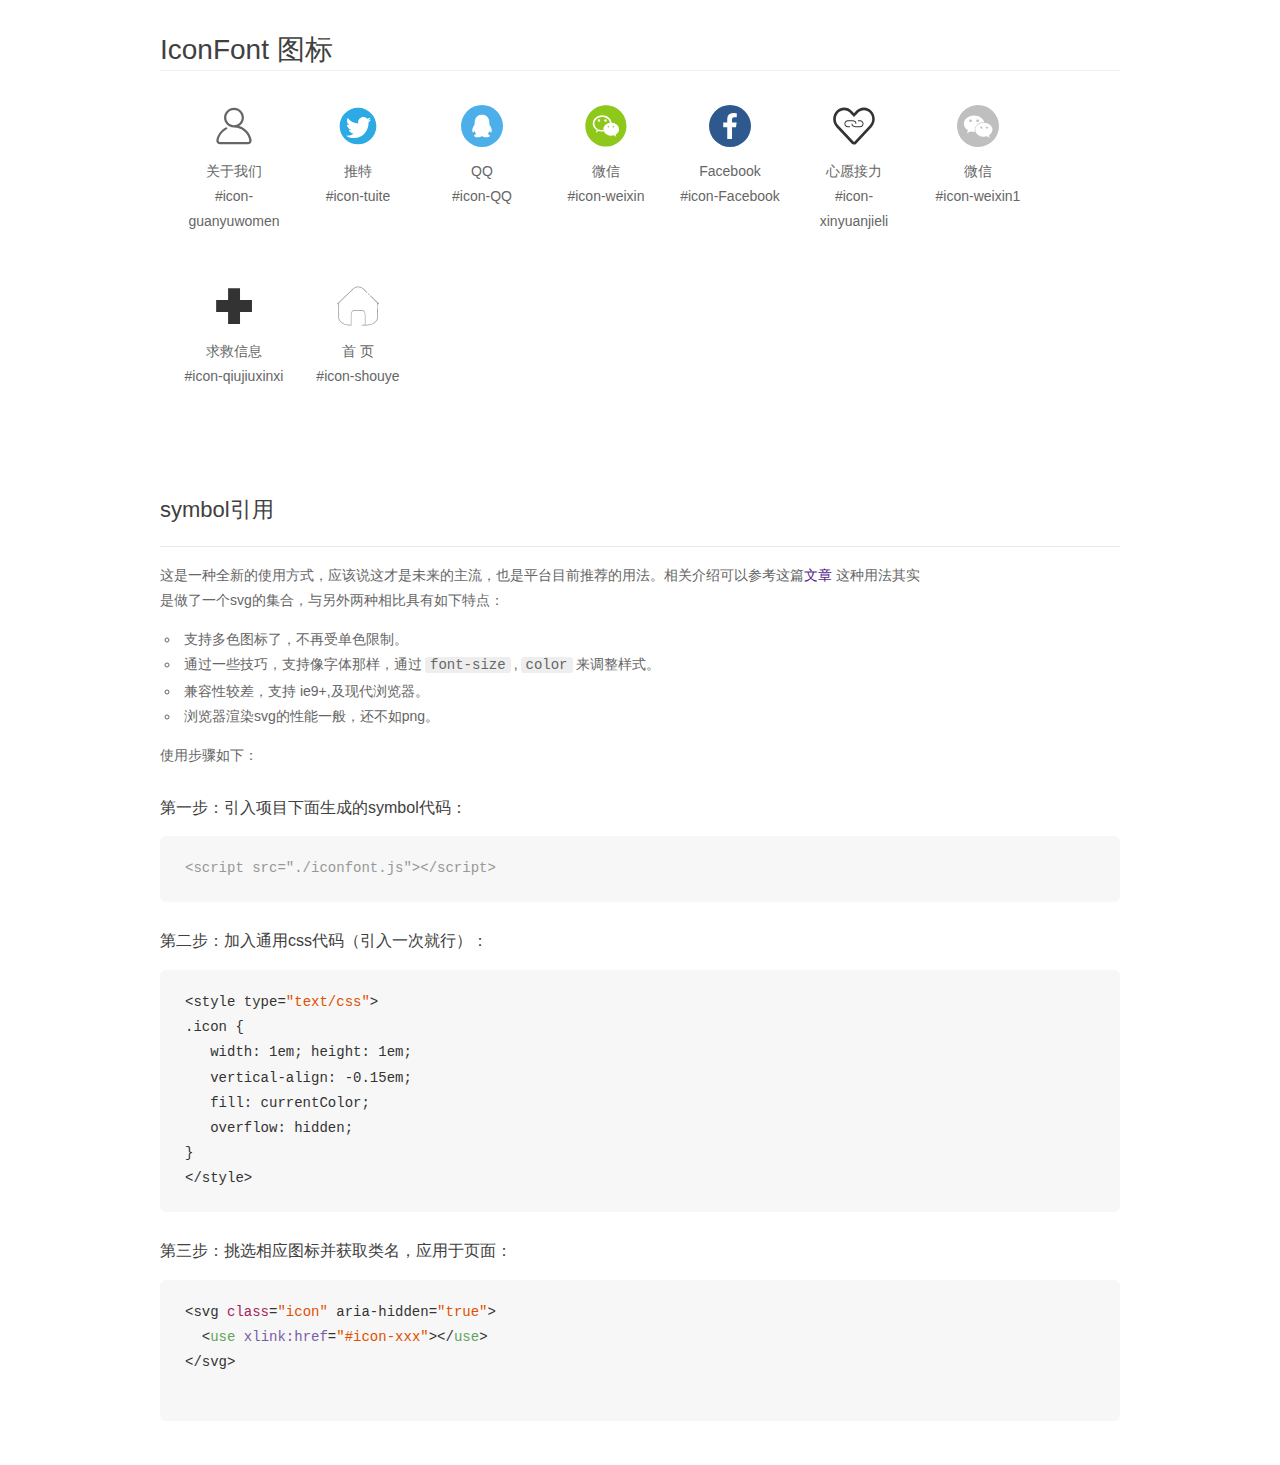
<file: zym/font/1/demo_symbol.html>
<!DOCTYPE html>
<html>
<head>
    <meta charset="utf-8"/>
    <title>IconFont</title>
    <link rel="stylesheet" href="demo.css">
    <script src="iconfont.js"></script>

    <style type="text/css">
        .icon {
          /* 通过设置 font-size 来改变图标大小 */
          width: 1em; height: 1em;
          /* 图标和文字相邻时，垂直对齐 */
          vertical-align: -0.15em;
          /* 通过设置 color 来改变 SVG 的颜色/fill */
          fill: currentColor;
          /* path 和 stroke 溢出 viewBox 部分在 IE 下会显示
             normalize.css 中也包含这行 */
          overflow: hidden;
        }

    </style>
</head>
<body>
    <div class="main markdown">
        <h1>IconFont 图标</h1>
        <ul class="icon_lists clear">
            
                <li>
                    <svg class="icon" aria-hidden="true">
                        <use xlink:href="#icon-guanyuwomen"></use>
                    </svg>
                    <div class="name">关于我们</div>
                    <div class="fontclass">#icon-guanyuwomen</div>
                </li>
            
                <li>
                    <svg class="icon" aria-hidden="true">
                        <use xlink:href="#icon-tuite"></use>
                    </svg>
                    <div class="name">推特</div>
                    <div class="fontclass">#icon-tuite</div>
                </li>
            
                <li>
                    <svg class="icon" aria-hidden="true">
                        <use xlink:href="#icon-QQ"></use>
                    </svg>
                    <div class="name">QQ</div>
                    <div class="fontclass">#icon-QQ</div>
                </li>
            
                <li>
                    <svg class="icon" aria-hidden="true">
                        <use xlink:href="#icon-weixin"></use>
                    </svg>
                    <div class="name">微信</div>
                    <div class="fontclass">#icon-weixin</div>
                </li>
            
                <li>
                    <svg class="icon" aria-hidden="true">
                        <use xlink:href="#icon-Facebook"></use>
                    </svg>
                    <div class="name">Facebook</div>
                    <div class="fontclass">#icon-Facebook</div>
                </li>
            
                <li>
                    <svg class="icon" aria-hidden="true">
                        <use xlink:href="#icon-xinyuanjieli"></use>
                    </svg>
                    <div class="name">心愿接力</div>
                    <div class="fontclass">#icon-xinyuanjieli</div>
                </li>
            
                <li>
                    <svg class="icon" aria-hidden="true">
                        <use xlink:href="#icon-weixin1"></use>
                    </svg>
                    <div class="name">微信</div>
                    <div class="fontclass">#icon-weixin1</div>
                </li>
            
                <li>
                    <svg class="icon" aria-hidden="true">
                        <use xlink:href="#icon-qiujiuxinxi"></use>
                    </svg>
                    <div class="name">求救信息</div>
                    <div class="fontclass">#icon-qiujiuxinxi</div>
                </li>
            
                <li>
                    <svg class="icon" aria-hidden="true">
                        <use xlink:href="#icon-shouye"></use>
                    </svg>
                    <div class="name">首 页</div>
                    <div class="fontclass">#icon-shouye</div>
                </li>
            
        </ul>


        <h2 id="symbol-">symbol引用</h2>
        <hr>

        <p>这是一种全新的使用方式，应该说这才是未来的主流，也是平台目前推荐的用法。相关介绍可以参考这篇<a href="">文章</a>
        这种用法其实是做了一个svg的集合，与另外两种相比具有如下特点：</p>
        <ul>
          <li>支持多色图标了，不再受单色限制。</li>
          <li>通过一些技巧，支持像字体那样，通过<code>font-size</code>,<code>color</code>来调整样式。</li>
          <li>兼容性较差，支持 ie9+,及现代浏览器。</li>
          <li>浏览器渲染svg的性能一般，还不如png。</li>
        </ul>
        <p>使用步骤如下：</p>
        <h3 id="-symbol-">第一步：引入项目下面生成的symbol代码：</h3>
        <pre><code class="lang-js hljs javascript"><span class="hljs-comment">&lt;script src="./iconfont.js"&gt;&lt;/script&gt;</span></code></pre>
        <h3 id="-css-">第二步：加入通用css代码（引入一次就行）：</h3>
        <pre><code class="lang-js hljs javascript">&lt;style type=<span class="hljs-string">"text/css"</span>&gt;
.icon {
   width: <span class="hljs-number">1</span>em; height: <span class="hljs-number">1</span>em;
   vertical-align: <span class="hljs-number">-0.15</span>em;
   fill: currentColor;
   overflow: hidden;
}
&lt;<span class="hljs-regexp">/style&gt;</span></code></pre>
        <h3 id="-">第三步：挑选相应图标并获取类名，应用于页面：</h3>
        <pre><code class="lang-js hljs javascript">&lt;svg <span class="hljs-class"><span class="hljs-keyword">class</span></span>=<span class="hljs-string">"icon"</span> aria-hidden=<span class="hljs-string">"true"</span>&gt;<span class="xml"><span class="hljs-tag">
  &lt;<span class="hljs-name">use</span> <span class="hljs-attr">xlink:href</span>=<span class="hljs-string">"#icon-xxx"</span>&gt;</span><span class="hljs-tag">&lt;/<span class="hljs-name">use</span>&gt;</span>
</span>&lt;<span class="hljs-regexp">/svg&gt;
        </span></code></pre>
    </div>
</body>
</html>
</file>
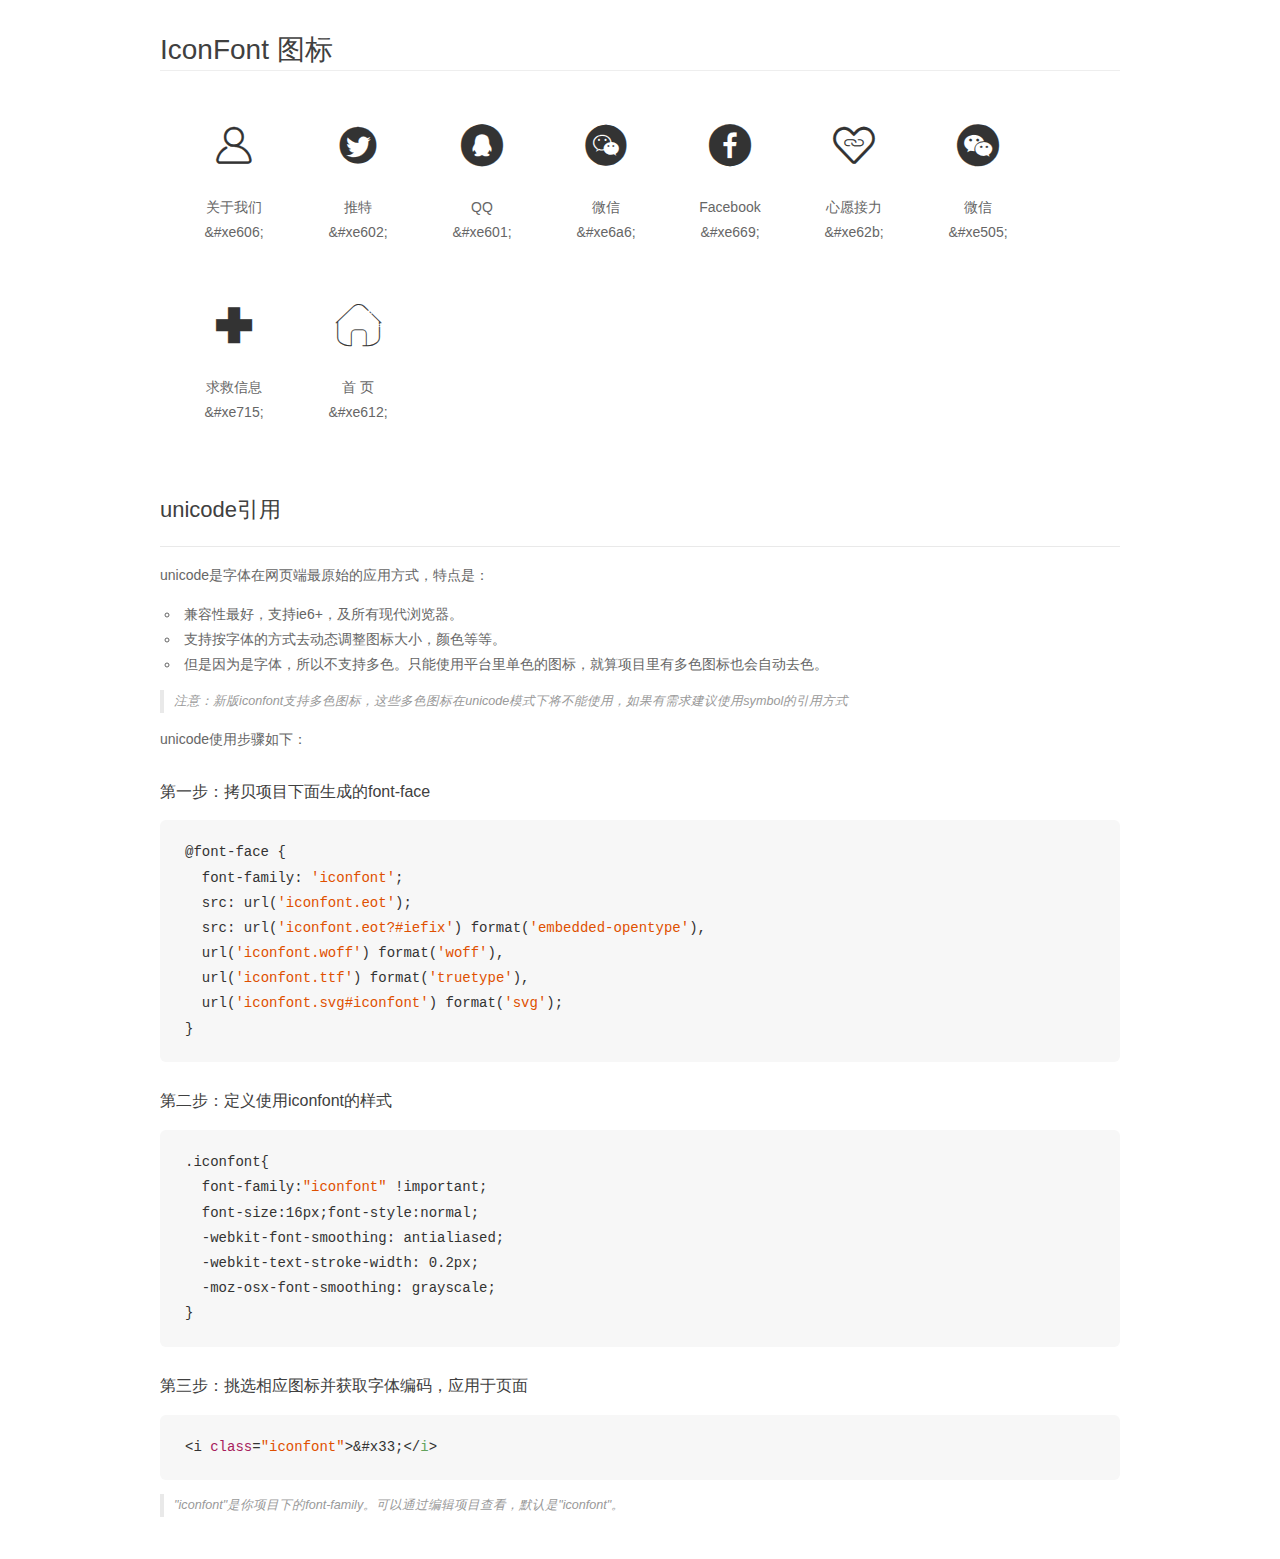
<file: zym/font/1/demo_unicode.html>
<!DOCTYPE html>
<html>
<head>
    <meta charset="utf-8"/>
    <title>IconFont</title>
    <link rel="stylesheet" href="demo.css">

    <style type="text/css">

        @font-face {font-family: "iconfont";
          src: url('iconfont.eot'); /* IE9*/
          src: url('iconfont.eot#iefix') format('embedded-opentype'), /* IE6-IE8 */
          url('iconfont.woff') format('woff'), /* chrome, firefox */
          url('iconfont.ttf') format('truetype'), /* chrome, firefox, opera, Safari, Android, iOS 4.2+*/
          url('iconfont.svg#iconfont') format('svg'); /* iOS 4.1- */
        }

        .iconfont {
          font-family:"iconfont" !important;
          font-size:16px;
          font-style:normal;
          -webkit-font-smoothing: antialiased;
          -webkit-text-stroke-width: 0.2px;
          -moz-osx-font-smoothing: grayscale;
        }

    </style>
</head>
<body>
    <div class="main markdown">
        <h1>IconFont 图标</h1>
        <ul class="icon_lists clear">
            
                <li>
                <i class="icon iconfont">&#xe606;</i>
                    <div class="name">关于我们</div>
                    <div class="code">&amp;#xe606;</div>
                </li>
            
                <li>
                <i class="icon iconfont">&#xe602;</i>
                    <div class="name">推特</div>
                    <div class="code">&amp;#xe602;</div>
                </li>
            
                <li>
                <i class="icon iconfont">&#xe601;</i>
                    <div class="name">QQ</div>
                    <div class="code">&amp;#xe601;</div>
                </li>
            
                <li>
                <i class="icon iconfont">&#xe6a6;</i>
                    <div class="name">微信</div>
                    <div class="code">&amp;#xe6a6;</div>
                </li>
            
                <li>
                <i class="icon iconfont">&#xe669;</i>
                    <div class="name">Facebook</div>
                    <div class="code">&amp;#xe669;</div>
                </li>
            
                <li>
                <i class="icon iconfont">&#xe62b;</i>
                    <div class="name">心愿接力</div>
                    <div class="code">&amp;#xe62b;</div>
                </li>
            
                <li>
                <i class="icon iconfont">&#xe505;</i>
                    <div class="name">微信</div>
                    <div class="code">&amp;#xe505;</div>
                </li>
            
                <li>
                <i class="icon iconfont">&#xe715;</i>
                    <div class="name">求救信息</div>
                    <div class="code">&amp;#xe715;</div>
                </li>
            
                <li>
                <i class="icon iconfont">&#xe612;</i>
                    <div class="name">首 页</div>
                    <div class="code">&amp;#xe612;</div>
                </li>
            
        </ul>
        <h2 id="unicode-">unicode引用</h2>
        <hr>

        <p>unicode是字体在网页端最原始的应用方式，特点是：</p>
        <ul>
        <li>兼容性最好，支持ie6+，及所有现代浏览器。</li>
        <li>支持按字体的方式去动态调整图标大小，颜色等等。</li>
        <li>但是因为是字体，所以不支持多色。只能使用平台里单色的图标，就算项目里有多色图标也会自动去色。</li>
        </ul>
        <blockquote>
        <p>注意：新版iconfont支持多色图标，这些多色图标在unicode模式下将不能使用，如果有需求建议使用symbol的引用方式</p>
        </blockquote>
        <p>unicode使用步骤如下：</p>
        <h3 id="-font-face">第一步：拷贝项目下面生成的font-face</h3>
        <pre><code class="lang-js hljs javascript">@font-face {
  font-family: <span class="hljs-string">'iconfont'</span>;
  src: url(<span class="hljs-string">'iconfont.eot'</span>);
  src: url(<span class="hljs-string">'iconfont.eot?#iefix'</span>) format(<span class="hljs-string">'embedded-opentype'</span>),
  url(<span class="hljs-string">'iconfont.woff'</span>) format(<span class="hljs-string">'woff'</span>),
  url(<span class="hljs-string">'iconfont.ttf'</span>) format(<span class="hljs-string">'truetype'</span>),
  url(<span class="hljs-string">'iconfont.svg#iconfont'</span>) format(<span class="hljs-string">'svg'</span>);
}
</code></pre>
        <h3 id="-iconfont-">第二步：定义使用iconfont的样式</h3>
        <pre><code class="lang-js hljs javascript">.iconfont{
  font-family:<span class="hljs-string">"iconfont"</span> !important;
  font-size:<span class="hljs-number">16</span>px;font-style:normal;
  -webkit-font-smoothing: antialiased;
  -webkit-text-stroke-width: <span class="hljs-number">0.2</span>px;
  -moz-osx-font-smoothing: grayscale;
}
</code></pre>
        <h3 id="-">第三步：挑选相应图标并获取字体编码，应用于页面</h3>
        <pre><code class="lang-js hljs javascript">&lt;i <span class="hljs-class"><span class="hljs-keyword">class</span></span>=<span class="hljs-string">"iconfont"</span>&gt;&amp;#x33;<span class="xml"><span class="hljs-tag">&lt;/<span class="hljs-name">i</span>&gt;</span></span></code></pre>

        <blockquote>
        <p>"iconfont"是你项目下的font-family。可以通过编辑项目查看，默认是"iconfont"。</p>
        </blockquote>
    </div>


</body>
</html>
</file>
<file: css/heard.css>
@charset "utf-8";
/* CSS Document */

*{
	margin:0px;
	padding:0px;
	border:0px;
 }
.dhl{
        width:100%;
		height:130px;
		position:absolute;
		top:0px;
		background:url(../image/6.gif) no-repeat;
		background-size:cover;
		float:left;
	
	}

.dhl img{
	height:80px;
	margin-top:10px;
	margin-left:30px;
	float:left;
}



.wz{
	margin-top:100px;
	font-size:16px;
	font-family: "宋体";
	color:#FFF;
	width:100%;
	height:30px;
	background:rgba(112,128,144,0.4);

	
}
.wz a{
	color:#FFF;}
.wz ul li{
	float:left;
	line-height:30px;
	margin-left:5%;
	width:9%;
	text-align:center;
	}
.wz ul li:link{
	}
.wz ul li:hover{
	width:10%;
	height:5%;
	background:rgba(112,128,144,0.4);
	text-align:center;
	border-radius:2px;
	box-shadow:#000 0 0 5px;}
</file>
<file: css/body.css>
@charset "utf-8";
/* CSS Document */
a{
	text-decoration:none;}
.zhongjian{
	width:1200px;
	height:2500px;
	
	margin:130px auto 0px;}
.gdwz{
	
	background:#FFF;
	float:left;
	height:30px;
	width:1200px;
	
	

	}
	.gdwz img{
		float:left;}
	.gdwz span{
		vertical-align:middle;
		margin-bottom:5px;
		font-size:14px;
		}
		/*动文字*/
	.n{
		line-height:30px;}	
.gdwz{
	height:30px;
	width:1200px;}
.gdtp{
	width:1200px;
	height:300px;
	background:#0C6;
	float:left;
	/*滚动图片加文字控制*/}
.gdtp_tp{
	width:800px;
	height:300px;
	background:#9C0;
	float:left;
	/*滚动图片*/}
.gdtp_wz{
	width:400px;
	height:300px;
	
	float:left;
	text-align:center;
	font-weight:bold;
	font-family:"宋体";
	color:#FFF;
	background:url(../image/cangceng.jpg) no-repeat ;
}

	
marquee{ vertical-align:middle;}
	
	
	body {font-size:12px; background:#F7F7F7;font-family:Verdana,Arial,Helvetica,sans-serif; background:#f0f0f0;}
ul,li {list-style:none; margin:0px; padding:0px;}
img {border:0;}
/* 仿QQ商城点击左右滚动jquery焦点图特效插件 */
.focus {width:800px; height:300px; overflow:hidden; position:relative;}
.focus ul {height:380px; position:absolute;}
.focus ul li {float:left; width:800px; height:300px; overflow:hidden; position:relative; background:#000;}
.focus ul li div {position:absolute; overflow:hidden;}
.focus .btnBg {position:absolute; width:800px; height:20px; left:0; bottom:0; background:#000; display:none;}
.focus .btn {position:absolute; width:780px; height:23px; padding:0px 10px 0px 10px; right:0; bottom:6px; text-align:right;}
.focus .btn span {display:inline-block; _display:inline; _zoom:1; width:25px; height:24px; line-height:24px; text-align:center; _font-size:0; margin-left:5px; cursor:pointer; background:#fff;}
.focus .btn span.on {background:#fff;}
.focus .preNext {width:45px; height:100px; position:absolute; top:90px; background:url(../image/sprite.png) no-repeat 0 0; cursor:pointer;}
.focus .pre {left:0;}
.focus .next {right:0; background-position:right top;}
/*滚动图片以上*/
.w1{
	margin:40px auto 30px;
	text-align:center;
	font-size:14px;}
.w2{
	margin:30px auto 30px;
	font-size:80px;}
.w3{
	font-size:24px;}
.x2{
	width:1200px;
	height:750px;
	background:#F0F0F0;
	
	float:left;}
.x2-1{
	width:396px;
	height:750px;
	
	float:left;
	
	}
.x2-2{
	width:396px;
	height:750px;
	
	float:left;
	margin:0 5px 0 5px;}
.x2-11{
	width:396px;
	height:350px;
	   overflow: hidden;  }
.x2-11 img{cursor: pointer;  
                transition: all 0.6s; 
	}
.x2-11 img:hover{ transform: scale(1.2);  
	}
.x2-12 h1{
	font-size:30px;
	font-family:"宋体";
	margin:2px 0 10px 10px ;}
.x2-12 p{
	font-size:16px;
	text-indent:2em;
	font-family:"微软雅黑";
	margin:0 5px 0 5px;
	text-align:justify;
	}
.d{
	font-size:20px;
	font-family:"楷体";
	color:#999;}
.x2-1:hover{
	background:#FFF;}
.x2-2:hover{
	background:#FFF;
	}
.luanpai{
	width:1200px;
	height:650px;
	background:#099;
	float:left;
	cursor: pointer;
	
	border-top:5px solid #00F;
	}


.xc{
	width:700px;
	height:650px;
	background:#000;
	float:left;}
.xb{
	width:500px;
	height:650px;
	float:left;
	background:#03C;}
.xc1{
	width:700px;
	height:400px;
	float:left;
	}
.xc2{
	width:700px;
	height:250px;
	float:left;
	
	background:url(../image/ssl.jpg) no-repeat;}
.xb1{
	width:500px;
	height:250px;
	float:left;
	
	background:url(../image/csj.jpg) no-repeat;
	}
.xb2{
	width:500px;
	height:400px;
	
	float:left;
	background:url(../image/tjl.jpg) no-repeat;
}
.ui{
	width:450px;
	height:100px;
	background:#000;
	margin:260px 0 0 40px;
	color:#FFF;
	background:rgba(	192,192,192,0.5);
	border:#FFF 5px solid;
	}
.ui:hover{
	background:rgba(	192,192,192,0.8);
	
	}
.xc1{
	background:url(../image/yclj.jpg) no-repeat;
	}
.ui h3{
	font-size:36px;
	margin-top:30px;
	font-family:"宋体";
	}
	
.xb2 p{
	}
.ju{
	width:410px;
	height:100px;
	margin:260px 0 20px 40px;
	border:5px #FFFFFF solid;
	background:rgba(	192,192,192,0.5);
	font-family:"宋体";}
.ju h1{
	font-size:25px;
	margin:10px 0 20px 10px;;
	color:#FFF;}
.ju p{
	margin:0 0 0 10px;
	color:#FFF;
	font-size:14px;
}
.ju:hover{	background:rgba(	192,192,192,0.8);
	}
.xc2 p{
	width:550px;
	height:100px;
	margin:100px 0 0 50px;
	font-size:35px;
	line-height:50px;
	font-family:"宋体";
	font-weight:bold;
	color:#FFF;
	background:rgba(	192,192,192,0.5);
	border:#FFF 5px solid;}
.xc2 p:hover{background:rgba(	192,192,192,0.8);
	}
.dd{
	font-size:50px;}
.xb1 p{
	width:300px;
	height:70px;
	margin:150px 0 0 50px;
	background:rgba(	192,192,192,0.5);
	font-size:35px;
	font-family:"宋体";
	color:#FFF;
	line-height:60px;
	border:#FFF 5px solid;
	
	}
.xb1 p:hover{background:rgba(	192,192,192,0.8);
	}
.wm{
	width:1200px;
	height:60px;
	float:left;
	font-size:36px;
	font-family:"微软雅黑";
	text-align:center;
	
	line-height:60px;
	font-weight:bold;
	margin-top:20px;}
.sg{
	width:1200px;
	height:400px;
	
	float:left;
	margin-top:20px;cursor: pointer;}
.s1{
	width:360px;
	height:400px;
	
	float:left;}
.s2{
	width:360px;
	height:400px;
	
	float:left;
	margin:0 60px;}
.s11{
	width:360px;
	height:227px;
	float:left;
	}
.s12{
	widows:360px;
	height:173px;
	
	float:left;}
.s12 h4{
	color:#1C9B3D;
	margin:5px 0 0 3px;
	}
.fg{
	font-size:24px;
	color:#000;
	margin:10px 0 0 10px;
	font-family:"宋体";
	font-weight:bold;
	line-height:30px;}
.li{
	text-indent:2em;
	font:"宋体";
	text-align:justify;
	font-size:14px;
	color:#000;
	margin:10px 10px 0 10px;}
.fg:hover{
	color:#1C9B3D;}
.s1:hover{
	background:#FFF;}
.s2:hover{
	background:#FFF;
	}
.zh{
	width:1200px;
	height:auto;
	margin-top:20px;
	background:url(../image/co.jpg)
	float:left;
	}
.zhwz{
	width:1200px;
	height:auto;
	text-align:center;
	color:#000;
	font-family:"宋体";
	font-size:36px;
	font-weight:bold;
	}
.zhwz p{
	}
.ss{
	margin-top:50px;
	text-align:center;}
.jy{
	width:250px;
	height:50px;
	margin-right:50px;
	background:#099;
	font-size:20px;
	border: #FFF 3px solid;
	border-radius:50px 0 0 50px;
	padding-left:10px;
	color:#CCC;}
	.sl{
		width:60px;
		height:50px;
		background:#09F;
		border-radius:0 50px 50px 0;
		border: #000 1px solid;
		font-size:20px;
		color:#FFF;}
	.sl:hover{
		background:#000;}
	.xtb{
		width:100%;
		height:50px;
		
		float:left;}
	.xtb  ul li{
		float:left;
		margin-right:10px;
		}
	.vb{
		width:200px;
		float:right;
		height:50px;
		line-height:50px;
		margin-right:50px;}
</file>
<file: css/foot.css>
@charset "utf-8";
/* CSS Document */

.foot{width:100%;
	height:180px;

	float:left;
	background:#FFF;
	
	
	
	
	}
.l{
	width:1200px;
	height:160px;
	margin:20px auto ;
	
	}
.bqtp{
	width:100%;
	height:50px;

	}
.bqwz{
	width:100%;
	height:105px;
	border-top:#666 1px solid;
	margin-top:5px;

	}

.bqtp img{float:left;
	height:50px;
	width:auto;
	margin-right:9%;
	}
.bqtp span{
	line-height:50px;
	margin-right:20px;
	float:left;
	font-size:16px;
	font-family:"宋体";
	color:#CCC;}
	.bqwz p{
		color:#999;
		font-size:10px;
		font-family:"宋体";
		text-align:center;
		line-height:19px;
	
	
		}
	.zx{
		padding-top:10px;}
	.bqtp img:hover{
		background:#999;
		border:#F00 1px solid;}
		.df{
			margin-top:5px;
			widows:100%;}
	.df a{
		margin:2px 10% 0 0;
		color:#CCC;
		text-decoration:none;
	
		}
	.df a:hover{
		color:#00F;
		text-decoration:underline;}
	.yx a{
		color:#CCC;
		text-decoration:none;}
	.yx a:hover{
		color:#00F;
		text-decoration:underline;}
		
	
	
	
	
	
	
	
	
	
	
	
	
	
	
	
	
	.gotop{
    position: fixed;/* 固定 */
    top:50%;/* 离左边50% */
    left: 57%;/* 离顶部50% */
    margin-left: 600px;/*计算页面的实际宽度除以2做一个负左边距 */
    margin-top: -125px;/* 计算按钮组的实际高度除以2做一个负上边距*/
}
.gotop li a{display: block;width: 30px;height: 30px;border-bottom: 1px solid #000;background-color: #333;color: #fff;line-height: 15px;padding: 15px;text-align: center;}
.gotop li a.user{border: 0;}
.gotop li a i{line-height: 30px;font-size: 20px;}
.gotop li a em{display: none;}
.gotop li a:hover{background-color: #3398cc;color: #fff;}
.gotop li a:hover i{display: none;}
.gotop li a:hover em{display: block;font-style: normal;}





@font-face {
  font-family: 'iconfont';
  src: url('iconfont.eot');
  src: url('iconfont.eot?#iefix') format('embedded-opentype'),
  url('iconfont.woff') format('woff'),
  url('iconfont.ttf') format('truetype'),
  url('iconfont.svg#iconfont') format('svg');
}



.iconfont{
  font-family:"iconfont" !important;
  font-size:16px;font-style:normal;
  -webkit-font-smoothing: antialiased;
  -webkit-text-stroke-width: 0.2px;
  -moz-osx-font-smoothing: grayscale;
}
</file>
<file: x/iconfont.css>
@font-face {font-family: "iconfont";
  src: url('iconfont.eot?t=1529856221426'); /* IE9*/
  src: url('iconfont.eot?t=1529856221426#iefix') format('embedded-opentype'), /* IE6-IE8 */
  url('[data-uri]') format('woff'),
  url('iconfont.ttf?t=1529856221426') format('truetype'), /* chrome, firefox, opera, Safari, Android, iOS 4.2+*/
  url('iconfont.svg?t=1529856221426#iconfont') format('svg'); /* iOS 4.1- */
}

.iconfont {
  font-family:"iconfont" !important;
  font-size:16px;
  font-style:normal;
  -webkit-font-smoothing: antialiased;
  -moz-osx-font-smoothing: grayscale;
}

.icon-github:before { content: "\f01ca"; }

.icon-pengyouquan:before { content: "\e644"; }

.icon-msnui-top:before { content: "\e689"; }

.icon-qq:before { content: "\e62d"; }

.icon-weibo:before { content: "\e603"; }

.icon-kefu:before { content: "\e625"; }

.icon-lianshubiaozhun:before { content: "\e64a"; }

.icon-shejiao:before { content: "\e657"; }

.icon-tijiao:before { content: "\e604"; }

.icon-qq1:before { content: "\e50b"; }

.icon-gerenzhongxin:before { content: "\e61d"; }
</file>
<file: zym/css/head.css>
.b1{
	width:90%;
	height:80px;
	margin:30px auto 0;
	}

.b2{
	width:1200px;
	
	height:2300px;
         

         
	background:#ffffff;
	margin:40px auto 0;
	border-radius:5px;
	
     box-shadow: 0 0 150px #888888;

	}
*{
	margin:0;
	padding:0;
	border:0px;
	 list-style-type:none;
 }
.wz ul li{
	
	float:left;
	margin-right:50px;
	width:90px;
	height:40px;

	text-align:center;
	font-size:18px;
	color:#5C5C5C;
	font-family:"楷体";
}
.wz{
	float:right;
	margin:30px 50px 0 0;
	}
.wz a{
	margin:10px 15px 0 0;
	
	float:right;
	color:#5C5C5C;
	text-decoration:none;}
.wz ul li:hover{
	background:rgba(245,245,245,0.8);
	border-radius:3px;}
	
.gd:hover ul{
	display:block;
	}
.lg h2{
	margin:10px 0 10px 25px;
	font-size:28px;
	font-family:"宋体";
	font-weight:inherit;
	
	}
#lg h2{
	margin:10px 0 10px 50px;
	font-size:28px;
	font-family:"宋体";
	font-weight:inherit;
	
	}
.lg1 h2{
	margin:10px 0 10px 25px;
	font-size:28px;
	font-family:"宋体";
	font-weight:inherit;
	
	}
</file>
<file: zym/css/body.css>
@charset "utf-8";
/* CSS Document */
 
 
 .b1 img{
	 margin-left:50px;
	 float:left;}
.ct{
	width:1200px;
	
	float:left;
	
	border-radius:5px 5px 0 0;
	height:100px;}
.lg{
	width:599px;
	height:549px;
	float:left;

	border-bottom:#CCC 1px dotted;
	}
#lg{
	border-right:1px #CCCCCC dotted;
	width:600px;}
.lg1{
	width:599px;
	height:550px;
	float:left;
	
	
	}
#lg h3{
	margin:5px 25px 10px 50px;
	font-size:14px;
	text-align:justify;
	font-family:"宋体";
	font-weight:lighter;
	line-height:20px;
	
	}
#lg img{
	margin:12px 15px 0 50px;
	box-shadow:3px 3px 10px #000000; }
	.lg h3{
	margin:5px 50px 10px 25px;
	font-size:14px;
	text-align:justify;
	font-family:"宋体";
	font-weight:lighter;
	line-height:20px;
	
	}
	
	
	.lg1 h3{
	margin:5px 25px 10px 50px;
	font-size:14px;
	text-align:justify;
	font-family:"宋体";
	font-weight:lighter;
	line-height:20px;
	
	}
.lg1 img{
	margin:12px 15px 0 25px;
	box-shadow:3px 3px 10px #000000; }
	.lg1 h3{
	margin:5px 50px 10px 25px;
	font-size:14px;
	text-align:justify;
	font-family:"宋体";
	font-weight:lighter;
	line-height:20px;
	
	}
	
.lg img{
	margin:12px 50px 0 25px;
	box-shadow:3px 3px 10px #000000; }


.hz{
	width:160px;
	height:35px;
	margin:25px 0 0 50px;
	border:1px solid #CCC;
	border-radius:5px;
	}
.hz:hover{
	box-shadow: 0px 0px 5px #333;
	cursor:pointer;
	 }
.hz a{
	margin:50px 10px 0 20px;
	font-family:"宋体";
	font-weight:lighter;
	font-size:15px;
	line-height:35px;}
	
	
	
	
	.h3{
	width:160px;
	height:35px;
	margin:25px 0 0 25px;
	border:1px solid #CCC;
	border-radius:5px;
	}
.h3:hover{
	box-shadow: 0px 0px 5px #333;
	cursor:pointer;
	 }
.h3 a{
	margin:50px 10px 0 20px;
	font-family:"宋体";
	font-weight:lighter;
	font-size:15px;
	line-height:35px;}
#lg h4{
	font-size:8px;
	font-family:"宋体";
	font-weight:lighter;
	float:right;
	margin:5px 25px 0 0;
	color:#ccc;}
 .d{
	font-size:13px;
	font-weight:200;
	color:#999;}
.lg h4{
	font-size:8px;
	font-family:"宋体";
	font-weight:lighter;
	float:right;
	margin:5px 50px 0 0;
	color:#ccc;}
 .d1{
	font-size:13px;
	font-weight:200;
	color:#999;}
.lg1 h4{
	font-size:8px;
	font-family:"宋体";
	font-weight:lighter;
	float:right;
	margin:5px 50px 0 0;
	color:#ccc;}
.b2 h3{
	color:#666666;}
.h3,.hz{
	color:#969696;}
</file>
<file: zym/css/foot.css>
@charset "utf-8";
/* CSS Document */
  .bq{
	  width:100%;
	  height:130px;
	  background:#FFF;
	  float:left;}
.bqwz{
	width:100%;
	height:105px;

	margin-top:5px;

	}

.bqtp img{float:left;
	height:50px;
	width:auto;
	margin-right:9%;
	}
.bqtp span{
	line-height:50px;
	margin-right:20px;
	float:left;
	font-size:16px;
	font-family:"宋体";
	color:#CCC;}
	.bqwz p{
		color:#999;
		font-size:10px;
		font-family:"宋体";
		text-align:center;
		line-height:19px;
	
	
		}
	.zx{
		padding-top:10px;}
	.bqtp img:hover{
		background:#999;
		border:#F00 1px solid;}
		.df{
			margin-top:5px;
			widows:100%;}
	.df a{
		margin:2px 10% 0 0;
		color:#CCC;
		text-decoration:none;
	
		}
	.df a:hover{
		color:#00F;
		text-decoration:underline;}
	.yx a{
		color:#CCC;
		text-decoration:none;}
	.yx a:hover{
		color:#00F;
		text-decoration:underline;}
</file>
<file: zym/css/gywm-head.css>
@charset "utf-8";
/* CSS Document */
body{
	cursor:pointer;}
	*{
				margin:0;
				padding:0;
				border:0;
				list-style:none;
				 list-style-type:none;
			}
.icon {
			   width: 1em; height: 1em;
			   vertical-align: -0.15em;
			   fill: currentColor;
			   overflow: hidden;
			   float:left;
			   margin:10px 10px 0 10px;
			   font-size:18px;
			}
			.icon1 {
			   width: 2em; height: 2em;
			   vertical-align: -0.15em;
			   fill: currentColor;
			   overflow: hidden;
			   float:left;
			   margin:10px 10px 0 10px;
			   font-size:18px;
			   display:block;
			}
			.b{
				display:block;
				width:auto;
				height:auto;
				}
			.b:hover a{
				display:block;}
			.h{
				display:none;
				width:auto;
				height:auto;}
			

.head{
	width:100%;
	height:100px;
	background:#FFF;
	float:left;
	border-bottom:#DCDCDC 1px solid;
	box-shadow:0 2px 5px #DCDCDC;}
.head img{
	height:50px;
	float:left;
	margin:20px 0 0 2%;}
.wz ul li{
	
	float:left;
	margin-right:10px;
	width:auto;
	height:40px;

	text-align:center;
	font-size:14px;
	color:#5C5C5C;
	font-family:"宋体";
	padding:0 10px 0 10px;

}
.wz{
	float:right;
	margin:30px 50px 0 0;
	}
.wz a{
	margin:10px 15px 0 0;
	
	float:right;
	color:#5C5C5C;
	text-decoration:none;}
.wz ul li:hover{
	box-shadow: 0 0 5px #999 inset;
	border-radius:3px;}
	.box{
		height:1550px;
		width:80%;
		margin:10px 10% 10px 10%;
		float:left;
		}
	.box div{
			box-shadow:0 0 5px #999;}

		
		
		
		
.bq{
		width:100%;
		height:150Px;
		background:#CCC;
		float:left;}
	.bq .h91{
		width:50%;
		height:150px;
		float:left;
		}
	.bq .h92{
		width:50%;
		height:150px;
		float:left;
		}
	 .h91 img{
		 width:20%;
		 margin: 50px 1% 0 0;
		 float:right;}
 .h92 img{
		 width:20%;
		 margin:50px 0 0 0.1%;
		 float:left;
		 height:45%}
</file>
<file: zym/css/gywm-body.css>
@charset "utf-8";
/* CSS Document */
.b1{
	width:100%;
	height:450px;
	float:left;
	background:#093;}
.b1 img{
	width:100%;
	height:450px;}
.b4{
	width:40%;
	height:500px;
	float:right;
	background:#AEAFAA;
	margin:10px 0 0 0;}
.b3{
	width:18%;
	height:250px;
	margin:10px 1% 0 1%;
	background:#CCC;
	float:left;}
	.b3 img{
		width:100%;
		height:250Px;}
	.b2{
	width:40%;
	height:250px;

	background:#F00;
	margin-top:10px;
	float:left;
	font-size:80px;
	font-family:"宋体";
	background:#FFF;}
		.b7{
	width:40%;
	height:250px;

	background:#A57F4E;
	margin-top:10px;
	float:right;
	overflow:hidden;}
		.b6{
	width:38%;
	height:500px;

	background:#AEAFAA;
	
	float:left;
	margin:10px 1% 0 1%;}
.b5{
	width:20%;
	height:500px;
	float:left;
	background:#FFF;
	margin-top:10px;}
.b8{
	width:39%;
	height:320px;
	background:#AEAFAA;
	float:left;
	margin:10px 1% 0 0;}
.b9{
	width:60%;
	height:320px;
	background:#A57F4E;
	float:right;
	margin:10px 0 0  0 ;
	overflow:hidden;
	}
	.p{
				color:white;
				font-family: "宋体";
				font-size:30px;
				text-align:center;
				width:20%;
				height: 40px;
				background: rgba(0,0,0,0.3);
				line-height: 40px;
				display:none;   /*块元素，不显示*/
				position: absolute;
				margin:-20% 40% 0 20%;
			}
.b1:hover .p{
				display:block;  /*块元素，显示*/
			}
		.p1{
				color:white;
				font-family: "宋体";
				font-size:30px;
				text-align:center;
				width:20%;
				height: 40px;
				background: rgba(0,0,0,0.3);
				line-height: 40px;
				display:none;   /*块元素，不显示*/
				position: absolute;
				margin:-23% 40% 0 20%;
			}
.b1:hover .p1{
				display:block;  /*块元素，显示*/
			}
			.p2{
				color:white;
				font-family: "宋体";
				font-size:30px;
				text-align:center;
				width:20%;
				height: 40px;
				background: rgba(0,0,0,0.3);
				line-height: 40px;
				display:none;   /*块元素，不显示*/
				position: absolute;
				margin:-26% 40% 0 20%;
			}
.b1:hover .p2{
				display:block;  /*块元素，显示*/
			}
		.b2 em{
			width:60%;
			margin:20px 20% 0 0;}
	.b7 h1{
		width:20%;
		margin:5px 70% 10px 10%;
		float:left;
		color:#999;
	
		overflow:hidden;}
	.b7  h3{
		float:left;
  
  
		margin: 0 55% 5px 5%;
		width:40%;
		color:#CCC;}
		.b6  h3{
		float:left;
  
  
		margin: 0 15% 5px 5%;
		width:80%;
		color:#fff;}
	.b7  a{
		float:left;
  
  
		margin: 0 5% 5px 5%;
		width:90%;
		color:#CCC;
		text-align:justify;
		text-indent:2em;}
			.b9  h3{
		float:left;
  
  
		margin: 0 55% 5px 2%;
		width:40%;
		color:#CCC;}
	.b9  a{
		float:left;
  
  
		margin: 10px 5% 5px 5%;
		width:90%;
		color:#CCC;
		text-align:justify;
		text-indent:2em;
		line-height:20px;
		overflow:hidden;}
	.b4  p,.b6 p{
		float:left;
  
  
		margin: 10px 5% 5px 5%;
		width:90%;
		color:#fff;
		text-align:justify;
		text-indent:2em;
		line-height:20px;
		overflow:hidden;}
		.b4 h1,.b6 h1{
		width:30%;
		margin:5px 60% 10px 10%;
		float:left;
		color:#999;
	
		overflow:hidden;}
	.b8 a{
		width:50%;	
		margin:10px 45% 0 5%;
		float:left;
		color:#333;
		font-size:36px;}
	.o0{
		width:150%;
		height:150px;
		float:left;
		margin:10px 10% 0 10%;
		border-radius:10px;}
	.tj{
		float:left;
		width:150%;
		height:50px;
		margin:5px 10% 0 10%;
		border-radius:10px;}
	button{
		font-size:24px;
		color:#FFF;
		background:#06F;}
	.b2 a{
		width:80%;
		margin:100px 10% 10px 10%;}
	.b2 h4{
		width:80%;
		margin:10px 10% 0 10%;
		font-size:20px;
		color:#999;}
	.b5 img{
		width:80%;
		margin:10px 10% 0 10%;
		float:left;
		height:150px;
		border-radius:50%;}
</file>
<file: zym/css/hjbh-head.css>
@charset "utf-8";
/* CSS Document */
body{
	cursor:pointer;}
.icon {
			   width: 1em; height: 1em;
			   vertical-align: -0.15em;
			   fill: currentColor;
			   overflow: hidden;
			   float:left;
			   margin:10px 10px 0 10px;
			   font-size:18px;
			}
			.icon1 {
			   width: 2em; height: 2em;
			   vertical-align: -0.15em;
			   fill: currentColor;
			   overflow: hidden;
			   float:left;
			   margin:10px 10px 0 10px;
			   font-size:18px;
			   display:block;
			}
			.b{
				display:block;
				width:auto;
				height:auto;
				}
			.b:hover a{
				display:block;}
			.h{
				display:none;
				width:auto;
				height:auto;}
			
*{
	margin:0;
	padding:0;
	border:0;
	 list-style-type:none;
 }
.head{
	width:100%;
	height:100px;
	background:#FFF;
	float:left;
	border-bottom:#DCDCDC 1px solid;
	box-shadow:0 2px 5px #DCDCDC;}
.head img{
	height:50px;
	float:left;
	margin:20px 0 0 2%;}
.wz ul li{
	
	float:left;
	margin-right:10px;
	width:auto;
	height:40px;

	text-align:center;
	font-size:14px;
	color:#5C5C5C;
	font-family:"宋体";
	padding:0 10px 0 10px;

}
.wz{
	float:right;
	margin:30px 50px 0 0;
	}
.wz a{
	margin:10px 15px 0 0;
	
	float:right;
	color:#5C5C5C;
	text-decoration:none;}
.wz ul li:hover{
	box-shadow: 0 0 5px #999 inset;
	border-radius:3px;}
</file>
<file: zym/css/hjbh-body.css>
@charset "utf-8";
/* CSS Document */
.zx{
	width:38%;
	height:auto;
	float:left;
	margin: 50px 0 0 31%;
	
color:#00ADEF;
	font-size:55px;
	font-family:"宋体";}
.zx a{
	font-size:60px;
	font-weight:700;}
	.zx1{
	width:38%;
	height:auto;
	float:left;
	margin: 50px 0 0 31%;

	color:#00ADEF;
	font-size:50px;
	font-family:"Times New Roman", Times, serif;
	font-weight:100;}
.zx1 a{
	font-size:50px;
	}
.h2 img{
	width:66%;
	height:auto;
	float:left;
	margin:10px 0 0 13%;}
.h4{
	float:left;
	width:60%;
	font-size:23px;
	line-height:35px;
	margin:30px 0 0 20%;
	font-family:"宋体";
	}
.h4 a{
	font-size:30px;
	font-weight:bold;}
	img{
		float:left;
		margin-top:60px;}
.img img{
	width:100%;
	height:300px;
	}
.h5 {
	float:left;
	width:70%;
	margin:50px 0 0 15%;}
	.h5 p{
		font-size:14px;
		font-family:Verdana, Geneva, sans-serif;
		line-height:20px;}
	.h5 a{
		font-size:30px;
		font-weight:bold;
		font-family:Georgia, "Times New Roman", Times, serif;
		line-height:40px;}
	.h6{
		width:86%;
		margin:60px 0 0 7%;
		height:300px;
		float:left;
		}
	.h7{
		float:left;
		width:40%;
		padding-top:10px;
		border-top:1px #00ADEF solid;
		margin:20px 0 0 30%;
		font-size:14px;}
	.h8{
		float:left;
		width:100%;
		height:auto;
		background:#000;
		}
	.h81{
		width:40%;
		margin:50px 0 2% 30%;
		height:auto;
		color:#FFF;}
	.h82{
		width:47%;
		height:200px;
		float:left;
		background:#FFF843;

		margin:10px 1% 0 2%}
			.h83{
		width:47%;
		height:200px;
		float:right;
		background:#FFF843;
		margin:10px 2% 0 1%;}
	.h9{
		width:100%;
		height:150Px;
		background:#FFF;
		float:left;}
	.h9 .h91{
		width:50%;
		height:150px;
		float:left;
		}
	.h9 .h92{
		width:50%;
		height:150px;
		float:left;
		}
	 .h91 img{
		 width:20%;
		 margin: 50px 1% 0 0;
		 float:right;}
 .h92 img{
		 width:20%;
		 margin:50px 0 0 0.1%;
		 float:left;
		 height:45%}
.j{
	width:15%;
	height:300px;
	float:left;
	margin:0 2% 0 0;
	
	overflow: hidden;
	text-align:justify;}
.l{
	width:15%;
	height:300px;
	float:left;
	overflow: hidden;
	
	}
.t1{
	width:190px;
	margin:0 0 10px 3%;}
.t2{
	width:115px;
	margin:0 0 10px 20%;}
.t3,.t5{
	width:190px;
	margin:18px 0 10px 0;}
.t4,.t6{
	width:190px;
	margin:80px 0 10px 0;}

.j p{
	font-size:20px;
	font-family:"微软雅黑";
	margin:30px 5px 0 5px;
	line-height:30px;
	font-weight:600;
	float:left;}
.j h3{
	font-size:12px;
	font-family:"宋体";
	margin:10px 5px 0 5px;
	float:left;
	font-weight:100;
	text-height:20px;}
	.l p{
	font-size:20px;
	font-family:"微软雅黑";
	margin:30px 5px 0 5px;
	line-height:30px;
	font-weight:600;
	float:left;}
.l h3{
	font-size:12px;
	font-family:"宋体";
	margin:10px 5px 0 5px;
	float:left;
	font-weight:100;
	text-height:20px;}
.w1{
	font-size:30px;
	line-height:35px;
	
	font-family:"宋体";
	text-align:justify;
	margin-bottom:15px;
	}
.w1 a{
	font-weight:800;
	font-family:"宋体";}
.w2{
	font-size:18px;
	font-family:"宋体";
	text-align:justify;
	margin:0 0 12px 0;
	line-height:25px;}
.w2 a{
	font-family:Georgia, "Times New Roman", Times, serif;
	font-weight:800;}
.w3 {
	font-size:28px;
	font-family:"宋体";
	line-height:35px;
	margin:0 0 20px 0;
	
	}
.w3 a{
	font-size:30px;
	font-weight:800;}
.h81 p{
	font-size:40px;
	font-weight:900;
	font-family:"宋体";
	line-height:50px;
	margin-bottom:30px;
	}
.h81 a{
	font-size:16px;
	font-weight:600;
	font-family:"宋体";
	line-height:20px;}
.h82 img{
	width:35%;
	height:200px;
	float:right;
	margin:0px 0 0 0;

	}
	.h83 img{
	width:35%;
	height:200px;
	float:right;
	margin:0px 0 0 0;

	}
.h82 a,.h83 a{	


	font-size:24px;
	font-family:"幼圆";
	font-weight:800;
	margin:18% 0 0 5%;
	float:left;
	width:50%;
	line-height:30px;}
.zh1{
	width:40%;
	height:auto;
	margin:0 30% 80px 30%;
	text-align:center;}
.zh2{
	width:28%;
	margin:0 36% 0 36%;
	height:100px;
	float:left;

	padding-top:50px;}
.zh2 a{
	margin:50px 0 0 0;
	font-size:30px;
	font-family:"宋体";
	color:#FFF;
	text-align:center;
	text-height:100px;}
	.b1 p{
				color:white;
				font-family: "微软雅黑";
				font-size:30px;
				text-align:center;
				width:300px;
				height: 40px;
				background: rgba(0,0,0,0.3);
				line-height: 40px;
				display:none;   /*块元素，不显示*/
				position: absolute;
				top:92px;
			}
</file>
<file: zym/css/jx-head.css>
@charset "utf-8";
/* CSS Document */
body{
	cursor:pointer;}
	*{
				margin:0;
				padding:0;
				border:0;
				list-style:none;
				 list-style-type:none;
			}
.icon {
			   width: 1em; height: 1em;
			   vertical-align: -0.15em;
			   fill: currentColor;
			   overflow: hidden;
			   float:left;
			   margin:10px 10px 0 10px;
			   font-size:18px;
			}
			.icon1 {
			   width: 1.2em; height: 1.2em;
			   vertical-align: -0.15em;
			   fill: currentColor;
			   overflow: hidden;
			   float:left;
			   margin:10px 10px 0 20px;
			   font-size:18px;
			   display:block;
			}
			.b{
				display:block;
				width:auto;
				height:auto;
				}
			.b:hover a{
				display:block;}
			.h{
				display:none;
				width:auto;
				height:auto;}
			

.head{
	width:100%;
	height:100px;
	background:#FFF;
	float:left;
	border-bottom:#DCDCDC 1px solid;
	box-shadow:0 2px 5px #DCDCDC;}
.head img{
	height:50px;
	float:left;
	margin:20px 0 0 2%;}
.wz ul li{
	
	float:left;
	margin-right:10px;
	width:auto;
	height:40px;

	text-align:center;
	font-size:14px;
	color:#5C5C5C;
	font-family:"宋体";
	padding:0 10px 0 10px;

}
.wz{
	float:right;
	margin:30px 50px 0 0;
	}
.wz a{
	margin:10px 15px 0 0;
	
	float:right;
	color:#5C5C5C;
	text-decoration:none;}
.wz ul li:hover{
	box-shadow: 0 0 5px #999 inset;
	border-radius:3px;}
	.box{
		height:1550px;
		width:80%;
		margin:10px 10% 10px 10%;
		float:left;
		}
	.box div{
			box-shadow:0 0 5px #999;}

		
		
		
		
.bq{
		width:100%;
		height:150Px;
		background:#CCC;
		float:left;}
	.bq .h91{
		width:50%;
		height:150px;
		float:left;
		}
	.bq .h92{
		width:50%;
		height:150px;
		float:left;
		}
	 .h91 img{
		 width:20%;
		 margin: 50px 1% 0 0;
		 float:right;}
 .h92 img{
		 width:20%;
		 margin:50px 0 0 0.1%;
		 float:left;
		 height:45%}
		 
		 
		 
		 
.foot{
		width:100%;
		height:150Px;
		background:#CCC;
		float:left;}
	.foot .h91{
		width:50%;
		height:150px;
		float:left;
		}
	.foot .h92{
		width:50%;
		height:150px;
		float:left;
		}
	 .h91 img{
		 width:20%;
		 margin: 50px 1% 0 0;
		 float:right;}
 .h92 img{
		 width:20%;
		 margin:50px 0 0 0.1%;
		 float:left;
		 height:45%}
</file>
<file: zym/css/jx-body.css>
@charset "utf-8";
/* CSS Document */


.box{
	width:70%;
	margin:10px 15% 10px 15%;
	height:1550px;
	background:#CCC;}
.b1{
	width:100%;
	height:450px;
	float:left;
	background:#09C;}
.b2{
	box-shadow:0 2px 5px #CCCCCC;
	width:100%;
	height:18px;
	
	float:left;
	color:#999;
	font-size:12px;
	text-height:30px;

	padding-top:5px;
	padding-bottom:5px;}
.b2 a{
	font-size:16px;
	color:#D02102;

	margin:0 10px 0 10px;}
.b3{
	width:100%;
	height:100px;

	float:left;
	background:#FFF;}
.b3 li{
	float:left;
	margin:20px 0 20px 20px;

	width:23%;
	height:35px;
	box-shadow:0 0 5px #000;
	border-radius:5px;}
.b3 a{
	margin:8px 30px 0 0;
	text-align:35px;
	float:right;

	font-size:16px;
	color:#333;
	font-family:"幼圆";
	letter-spacing:5px;
	
	}
.b3 li:hover{
	background:rgba(	255 ,250, 240,0.9);
	
	}
.b3 p{
	margin:10px 0 0 10px;
	color:#666; }





.b4{
	width:100%;
	height:auto;

	float:left;
	background:#FFF;}
.b4 li{
	float:left;
	margin:20px 1% 20px 1%;

	width:23%;
	height:35px;
	box-shadow:0 0 5px #000;
	border-radius:5px;}
.b4 a{
	margin:8px 30px 0 0;
	text-align:35px;
	float:right;

	font-size:16px;
	color:#333;
	font-family:"幼圆";
	letter-spacing:5px;
	
	}
.b4 li:hover{
	background:rgba(	255 ,250, 240,0.9);
	
	}
.b4 p{
	margin:10px 0 0 10px;
	color:#666; }
</file>
<file: zym/font/iconfont.css>
@font-face {font-family: "iconfont";
  src: url('iconfont.eot?t=1530590009504'); /* IE9*/
  src: url('iconfont.eot?t=1530590009504#iefix') format('embedded-opentype'), /* IE6-IE8 */
  url('[data-uri]') format('woff'),
  url('iconfont.ttf?t=1530590009504') format('truetype'), /* chrome, firefox, opera, Safari, Android, iOS 4.2+*/
  url('iconfont.svg?t=1530590009504#iconfont') format('svg'); /* iOS 4.1- */
}

.iconfont {
  font-family:"iconfont" !important;
  font-size:16px;
  font-style:normal;
  -webkit-font-smoothing: antialiased;
  -moz-osx-font-smoothing: grayscale;
}

.icon-msnui-home-inverse:before { content: "\e63e"; }

.icon-iconmore:before { content: "\e609"; }

.icon-denglu:before { content: "\e611"; }
</file>
<file: zym/font/1/iconfont.css>
@font-face {font-family: "iconfont";
  src: url('iconfont.eot?t=1530714603200'); /* IE9*/
  src: url('iconfont.eot?t=1530714603200#iefix') format('embedded-opentype'), /* IE6-IE8 */
  url('[data-uri]') format('woff'),
  url('iconfont.ttf?t=1530714603200') format('truetype'), /* chrome, firefox, opera, Safari, Android, iOS 4.2+*/
  url('iconfont.svg?t=1530714603200#iconfont') format('svg'); /* iOS 4.1- */
}

.iconfont {
  font-family:"iconfont" !important;
  font-size:16px;
  font-style:normal;
  -webkit-font-smoothing: antialiased;
  -moz-osx-font-smoothing: grayscale;
}

.icon-guanyuwomen:before { content: "\e606"; }

.icon-tuite:before { content: "\e602"; }

.icon-QQ:before { content: "\e601"; }

.icon-weixin:before { content: "\e6a6"; }

.icon-Facebook:before { content: "\e669"; }

.icon-xinyuanjieli:before { content: "\e62b"; }

.icon-weixin1:before { content: "\e505"; }

.icon-qiujiuxinxi:before { content: "\e715"; }

.icon-shouye:before { content: "\e612"; }
</file>
<file: zym/css/demo.css>
/* Reset */
*,
*:after,
*:before {
	-webkit-box-sizing: border-box;
	-moz-box-sizing: border-box;
	box-sizing: border-box;
}









div.search {}
form {
  position: relative;
  width: 300px;
  margin: 0 auto;
}

.d6 {
height:50px;
float:right;
margin:20px 50px 0 0;}
.d6 form {
  height: 42px;
}
.d6 input {
  height: 100%;
  width: 0;
  padding: 0 42px 0 15px;
  border: none;
  border-bottom: 2px solid transparent;
  outline: none;
  background: transparent;
  transition: .4s cubic-bezier(0, 0.8, 0, 1);
  position: absolute;
  top: 0;
  right: 0;
  z-index: 2;
}
.d6 input:focus {
  width: 300px;
  z-index: 1;
  border-bottom: 2px solid #F9F0DA;
}
.d6 button {
  background: #683B4D;
  border: none;
  height: 42px;
  width: 42px;
  position: absolute;
  top: 0;
  right: 0;
  cursor: pointer;
}
.d6 button:before {
  content: "\f002";
  font-family: FontAwesome;
  font-size: 16px;
  color: #F9F0DA;
}
</file>
<file: x/demo.css>
*{margin: 0;padding: 0;list-style: none;}
/*
KISSY CSS Reset
理念：1. reset 的目的不是清除浏览器的默认样式，这仅是部分工作。清除和重置是紧密不可分的。
2. reset 的目的不是让默认样式在所有浏览器下一致，而是减少默认样式有可能带来的问题。
3. reset 期望提供一套普适通用的基础样式。但没有银弹，推荐根据具体需求，裁剪和修改后再使用。
特色：1. 适应中文；2. 基于最新主流浏览器。
维护：玉伯<lifesinger@gmail.com>, 正淳<ragecarrier@gmail.com>
 */

/** 清除内外边距 **/
body, h1, h2, h3, h4, h5, h6, hr, p, blockquote, /* structural elements 结构元素 */
dl, dt, dd, ul, ol, li, /* list elements 列表元素 */
pre, /* text formatting elements 文本格式元素 */
form, fieldset, legend, button, input, textarea, /* form elements 表单元素 */
th, td /* table elements 表格元素 */ {
  margin: 0;
  padding: 0;
}

/** 设置默认字体 **/
body,
button, input, select, textarea /* for ie */ {
  font: 12px/1.5 tahoma, arial, \5b8b\4f53, sans-serif;
}
h1, h2, h3, h4, h5, h6 { font-size: 100%; }
address, cite, dfn, em, var { font-style: normal; } /* 将斜体扶正 */
code, kbd, pre, samp { font-family: courier new, courier, monospace; } /* 统一等宽字体 */
small { font-size: 12px; } /* 小于 12px 的中文很难阅读，让 small 正常化 */

/** 重置列表元素 **/
ul, ol { list-style: none; }

/** 重置文本格式元素 **/
a { text-decoration: none; }
a:hover { text-decoration: underline; }


/** 重置表单元素 **/
legend { color: #000; } /* for ie6 */
fieldset, img { border: 0; } /* img 搭车：让链接里的 img 无边框 */
button, input, select, textarea { font-size: 100%; } /* 使得表单元素在 ie 下能继承字体大小 */
/* 注：optgroup 无法扶正 */

/** 重置表格元素 **/
table { border-collapse: collapse; border-spacing: 0; }

/* 清除浮动 */
.ks-clear:after, .clear:after {
  content: '\20';
  display: block;
  height: 0;
  clear: both;
}
.ks-clear, .clear {
  *zoom: 1;
}

.main {
  padding: 30px 100px;
width: 960px;
margin: 0 auto;
}
.main h1{font-size:36px; color:#333; text-align:left;margin-bottom:30px; border-bottom: 1px solid #eee;}

.helps{margin-top:40px;}
.helps pre{
  padding:20px;
  margin:10px 0;
  border:solid 1px #e7e1cd;
  background-color: #fffdef;
  overflow: auto;
}

.icon_lists{
  width: 100% !important;

}

.icon_lists li{
  float:left;
  width: 100px;
  height:180px;
  text-align: center;
  list-style: none !important;
}
.icon_lists .icon{
  font-size: 42px;
  line-height: 100px;
  margin: 10px 0;
  color:#333;
  -webkit-transition: font-size 0.25s ease-out 0s;
  -moz-transition: font-size 0.25s ease-out 0s;
  transition: font-size 0.25s ease-out 0s;

}
.icon_lists .icon:hover{
  font-size: 100px;
}



.markdown {
  color: #666;
  font-size: 14px;
  line-height: 1.8;
}

.highlight {
  line-height: 1.5;
}

.markdown img {
  vertical-align: middle;
  max-width: 100%;
}

.markdown h1 {
  color: #404040;
  font-weight: 500;
  line-height: 40px;
  margin-bottom: 24px;
}

.markdown h2,
.markdown h3,
.markdown h4,
.markdown h5,
.markdown h6 {
  color: #404040;
  margin: 1.6em 0 0.6em 0;
  font-weight: 500;
  clear: both;
}

.markdown h1 {
  font-size: 28px;
}

.markdown h2 {
  font-size: 22px;
}

.markdown h3 {
  font-size: 16px;
}

.markdown h4 {
  font-size: 14px;
}

.markdown h5 {
  font-size: 12px;
}

.markdown h6 {
  font-size: 12px;
}

.markdown hr {
  height: 1px;
  border: 0;
  background: #e9e9e9;
  margin: 16px 0;
  clear: both;
}

.markdown p,
.markdown pre {
  margin: 1em 0;
}

.markdown > p,
.markdown > blockquote,
.markdown > .highlight,
.markdown > ol,
.markdown > ul {
  width: 80%;
}

.markdown ul > li {
  list-style: circle;
}

.markdown > ul li,
.markdown blockquote ul > li {
  margin-left: 20px;
  padding-left: 4px;
}

.markdown > ul li p,
.markdown > ol li p {
  margin: 0.6em 0;
}

.markdown ol > li {
  list-style: decimal;
}

.markdown > ol li,
.markdown blockquote ol > li {
  margin-left: 20px;
  padding-left: 4px;
}

.markdown code {
  margin: 0 3px;
  padding: 0 5px;
  background: #eee;
  border-radius: 3px;
}

.markdown pre {
  border-radius: 6px;
  background: #f7f7f7;
  padding: 20px;
}

.markdown pre code {
  border: none;
  background: #f7f7f7;
  margin: 0;
}

.markdown strong,
.markdown b {
  font-weight: 600;
}

.markdown > table {
  border-collapse: collapse;
  border-spacing: 0px;
  empty-cells: show;
  border: 1px solid #e9e9e9;
  width: 95%;
  margin-bottom: 24px;
}

.markdown > table th {
  white-space: nowrap;
  color: #333;
  font-weight: 600;

}

.markdown > table th,
.markdown > table td {
  border: 1px solid #e9e9e9;
  padding: 8px 16px;
  text-align: left;
}

.markdown > table th {
  background: #F7F7F7;
}

.markdown blockquote {
  font-size: 90%;
  color: #999;
  border-left: 4px solid #e9e9e9;
  padding-left: 0.8em;
  margin: 1em 0;
  font-style: italic;
}

.markdown blockquote p {
  margin: 0;
}

.markdown .anchor {
  opacity: 0;
  transition: opacity 0.3s ease;
  margin-left: 8px;
}

.markdown .waiting {
  color: #ccc;
}

.markdown h1:hover .anchor,
.markdown h2:hover .anchor,
.markdown h3:hover .anchor,
.markdown h4:hover .anchor,
.markdown h5:hover .anchor,
.markdown h6:hover .anchor {
  opacity: 1;
  display: inline-block;
}

.markdown > br,
.markdown > p > br {
  clear: both;
}


.hljs {
  display: block;
  background: white;
  padding: 0.5em;
  color: #333333;
  overflow-x: auto;
}

.hljs-comment,
.hljs-meta {
  color: #969896;
}

.hljs-string,
.hljs-variable,
.hljs-template-variable,
.hljs-strong,
.hljs-emphasis,
.hljs-quote {
  color: #df5000;
}

.hljs-keyword,
.hljs-selector-tag,
.hljs-type {
  color: #a71d5d;
}

.hljs-literal,
.hljs-symbol,
.hljs-bullet,
.hljs-attribute {
  color: #0086b3;
}

.hljs-section,
.hljs-name {
  color: #63a35c;
}

.hljs-tag {
  color: #333333;
}

.hljs-title,
.hljs-attr,
.hljs-selector-id,
.hljs-selector-class,
.hljs-selector-attr,
.hljs-selector-pseudo {
  color: #795da3;
}

.hljs-addition {
  color: #55a532;
  background-color: #eaffea;
}

.hljs-deletion {
  color: #bd2c00;
  background-color: #ffecec;
}

.hljs-link {
  text-decoration: underline;
}

pre{
  background: #fff;
}
</file>
<file: zym/font/demo.css>
*{margin: 0;padding: 0;list-style: none;}
/*
KISSY CSS Reset
理念：1. reset 的目的不是清除浏览器的默认样式，这仅是部分工作。清除和重置是紧密不可分的。
2. reset 的目的不是让默认样式在所有浏览器下一致，而是减少默认样式有可能带来的问题。
3. reset 期望提供一套普适通用的基础样式。但没有银弹，推荐根据具体需求，裁剪和修改后再使用。
特色：1. 适应中文；2. 基于最新主流浏览器。
维护：玉伯<lifesinger@gmail.com>, 正淳<ragecarrier@gmail.com>
 */

/** 清除内外边距 **/
body, h1, h2, h3, h4, h5, h6, hr, p, blockquote, /* structural elements 结构元素 */
dl, dt, dd, ul, ol, li, /* list elements 列表元素 */
pre, /* text formatting elements 文本格式元素 */
form, fieldset, legend, button, input, textarea, /* form elements 表单元素 */
th, td /* table elements 表格元素 */ {
  margin: 0;
  padding: 0;
}

/** 设置默认字体 **/
body,
button, input, select, textarea /* for ie */ {
  font: 12px/1.5 tahoma, arial, \5b8b\4f53, sans-serif;
}
h1, h2, h3, h4, h5, h6 { font-size: 100%; }
address, cite, dfn, em, var { font-style: normal; } /* 将斜体扶正 */
code, kbd, pre, samp { font-family: courier new, courier, monospace; } /* 统一等宽字体 */
small { font-size: 12px; } /* 小于 12px 的中文很难阅读，让 small 正常化 */

/** 重置列表元素 **/
ul, ol { list-style: none; }

/** 重置文本格式元素 **/
a { text-decoration: none; }
a:hover { text-decoration: underline; }


/** 重置表单元素 **/
legend { color: #000; } /* for ie6 */
fieldset, img { border: 0; } /* img 搭车：让链接里的 img 无边框 */
button, input, select, textarea { font-size: 100%; } /* 使得表单元素在 ie 下能继承字体大小 */
/* 注：optgroup 无法扶正 */

/** 重置表格元素 **/
table { border-collapse: collapse; border-spacing: 0; }

/* 清除浮动 */
.ks-clear:after, .clear:after {
  content: '\20';
  display: block;
  height: 0;
  clear: both;
}
.ks-clear, .clear {
  *zoom: 1;
}

.main {
  padding: 30px 100px;
width: 960px;
margin: 0 auto;
}
.main h1{font-size:36px; color:#333; text-align:left;margin-bottom:30px; border-bottom: 1px solid #eee;}

.helps{margin-top:40px;}
.helps pre{
  padding:20px;
  margin:10px 0;
  border:solid 1px #e7e1cd;
  background-color: #fffdef;
  overflow: auto;
}

.icon_lists{
  width: 100% !important;

}

.icon_lists li{
  float:left;
  width: 100px;
  height:180px;
  text-align: center;
  list-style: none !important;
}
.icon_lists .icon{
  font-size: 42px;
  line-height: 100px;
  margin: 10px 0;
  color:#333;
  -webkit-transition: font-size 0.25s ease-out 0s;
  -moz-transition: font-size 0.25s ease-out 0s;
  transition: font-size 0.25s ease-out 0s;

}
.icon_lists .icon:hover{
  font-size: 100px;
}



.markdown {
  color: #666;
  font-size: 14px;
  line-height: 1.8;
}

.highlight {
  line-height: 1.5;
}

.markdown img {
  vertical-align: middle;
  max-width: 100%;
}

.markdown h1 {
  color: #404040;
  font-weight: 500;
  line-height: 40px;
  margin-bottom: 24px;
}

.markdown h2,
.markdown h3,
.markdown h4,
.markdown h5,
.markdown h6 {
  color: #404040;
  margin: 1.6em 0 0.6em 0;
  font-weight: 500;
  clear: both;
}

.markdown h1 {
  font-size: 28px;
}

.markdown h2 {
  font-size: 22px;
}

.markdown h3 {
  font-size: 16px;
}

.markdown h4 {
  font-size: 14px;
}

.markdown h5 {
  font-size: 12px;
}

.markdown h6 {
  font-size: 12px;
}

.markdown hr {
  height: 1px;
  border: 0;
  background: #e9e9e9;
  margin: 16px 0;
  clear: both;
}

.markdown p,
.markdown pre {
  margin: 1em 0;
}

.markdown > p,
.markdown > blockquote,
.markdown > .highlight,
.markdown > ol,
.markdown > ul {
  width: 80%;
}

.markdown ul > li {
  list-style: circle;
}

.markdown > ul li,
.markdown blockquote ul > li {
  margin-left: 20px;
  padding-left: 4px;
}

.markdown > ul li p,
.markdown > ol li p {
  margin: 0.6em 0;
}

.markdown ol > li {
  list-style: decimal;
}

.markdown > ol li,
.markdown blockquote ol > li {
  margin-left: 20px;
  padding-left: 4px;
}

.markdown code {
  margin: 0 3px;
  padding: 0 5px;
  background: #eee;
  border-radius: 3px;
}

.markdown pre {
  border-radius: 6px;
  background: #f7f7f7;
  padding: 20px;
}

.markdown pre code {
  border: none;
  background: #f7f7f7;
  margin: 0;
}

.markdown strong,
.markdown b {
  font-weight: 600;
}

.markdown > table {
  border-collapse: collapse;
  border-spacing: 0px;
  empty-cells: show;
  border: 1px solid #e9e9e9;
  width: 95%;
  margin-bottom: 24px;
}

.markdown > table th {
  white-space: nowrap;
  color: #333;
  font-weight: 600;

}

.markdown > table th,
.markdown > table td {
  border: 1px solid #e9e9e9;
  padding: 8px 16px;
  text-align: left;
}

.markdown > table th {
  background: #F7F7F7;
}

.markdown blockquote {
  font-size: 90%;
  color: #999;
  border-left: 4px solid #e9e9e9;
  padding-left: 0.8em;
  margin: 1em 0;
  font-style: italic;
}

.markdown blockquote p {
  margin: 0;
}

.markdown .anchor {
  opacity: 0;
  transition: opacity 0.3s ease;
  margin-left: 8px;
}

.markdown .waiting {
  color: #ccc;
}

.markdown h1:hover .anchor,
.markdown h2:hover .anchor,
.markdown h3:hover .anchor,
.markdown h4:hover .anchor,
.markdown h5:hover .anchor,
.markdown h6:hover .anchor {
  opacity: 1;
  display: inline-block;
}

.markdown > br,
.markdown > p > br {
  clear: both;
}


.hljs {
  display: block;
  background: white;
  padding: 0.5em;
  color: #333333;
  overflow-x: auto;
}

.hljs-comment,
.hljs-meta {
  color: #969896;
}

.hljs-string,
.hljs-variable,
.hljs-template-variable,
.hljs-strong,
.hljs-emphasis,
.hljs-quote {
  color: #df5000;
}

.hljs-keyword,
.hljs-selector-tag,
.hljs-type {
  color: #a71d5d;
}

.hljs-literal,
.hljs-symbol,
.hljs-bullet,
.hljs-attribute {
  color: #0086b3;
}

.hljs-section,
.hljs-name {
  color: #63a35c;
}

.hljs-tag {
  color: #333333;
}

.hljs-title,
.hljs-attr,
.hljs-selector-id,
.hljs-selector-class,
.hljs-selector-attr,
.hljs-selector-pseudo {
  color: #795da3;
}

.hljs-addition {
  color: #55a532;
  background-color: #eaffea;
}

.hljs-deletion {
  color: #bd2c00;
  background-color: #ffecec;
}

.hljs-link {
  text-decoration: underline;
}

pre{
  background: #fff;
}
</file>
<file: zym/font/1/demo.css>
*{margin: 0;padding: 0;list-style: none;}
/*
KISSY CSS Reset
理念：1. reset 的目的不是清除浏览器的默认样式，这仅是部分工作。清除和重置是紧密不可分的。
2. reset 的目的不是让默认样式在所有浏览器下一致，而是减少默认样式有可能带来的问题。
3. reset 期望提供一套普适通用的基础样式。但没有银弹，推荐根据具体需求，裁剪和修改后再使用。
特色：1. 适应中文；2. 基于最新主流浏览器。
维护：玉伯<lifesinger@gmail.com>, 正淳<ragecarrier@gmail.com>
 */

/** 清除内外边距 **/
body, h1, h2, h3, h4, h5, h6, hr, p, blockquote, /* structural elements 结构元素 */
dl, dt, dd, ul, ol, li, /* list elements 列表元素 */
pre, /* text formatting elements 文本格式元素 */
form, fieldset, legend, button, input, textarea, /* form elements 表单元素 */
th, td /* table elements 表格元素 */ {
  margin: 0;
  padding: 0;
}

/** 设置默认字体 **/
body,
button, input, select, textarea /* for ie */ {
  font: 12px/1.5 tahoma, arial, \5b8b\4f53, sans-serif;
}
h1, h2, h3, h4, h5, h6 { font-size: 100%; }
address, cite, dfn, em, var { font-style: normal; } /* 将斜体扶正 */
code, kbd, pre, samp { font-family: courier new, courier, monospace; } /* 统一等宽字体 */
small { font-size: 12px; } /* 小于 12px 的中文很难阅读，让 small 正常化 */

/** 重置列表元素 **/
ul, ol { list-style: none; }

/** 重置文本格式元素 **/
a { text-decoration: none; }
a:hover { text-decoration: underline; }


/** 重置表单元素 **/
legend { color: #000; } /* for ie6 */
fieldset, img { border: 0; } /* img 搭车：让链接里的 img 无边框 */
button, input, select, textarea { font-size: 100%; } /* 使得表单元素在 ie 下能继承字体大小 */
/* 注：optgroup 无法扶正 */

/** 重置表格元素 **/
table { border-collapse: collapse; border-spacing: 0; }

/* 清除浮动 */
.ks-clear:after, .clear:after {
  content: '\20';
  display: block;
  height: 0;
  clear: both;
}
.ks-clear, .clear {
  *zoom: 1;
}

.main {
  padding: 30px 100px;
width: 960px;
margin: 0 auto;
}
.main h1{font-size:36px; color:#333; text-align:left;margin-bottom:30px; border-bottom: 1px solid #eee;}

.helps{margin-top:40px;}
.helps pre{
  padding:20px;
  margin:10px 0;
  border:solid 1px #e7e1cd;
  background-color: #fffdef;
  overflow: auto;
}

.icon_lists{
  width: 100% !important;

}

.icon_lists li{
  float:left;
  width: 100px;
  height:180px;
  text-align: center;
  list-style: none !important;
}
.icon_lists .icon{
  font-size: 42px;
  line-height: 100px;
  margin: 10px 0;
  color:#333;
  -webkit-transition: font-size 0.25s ease-out 0s;
  -moz-transition: font-size 0.25s ease-out 0s;
  transition: font-size 0.25s ease-out 0s;

}
.icon_lists .icon:hover{
  font-size: 100px;
}



.markdown {
  color: #666;
  font-size: 14px;
  line-height: 1.8;
}

.highlight {
  line-height: 1.5;
}

.markdown img {
  vertical-align: middle;
  max-width: 100%;
}

.markdown h1 {
  color: #404040;
  font-weight: 500;
  line-height: 40px;
  margin-bottom: 24px;
}

.markdown h2,
.markdown h3,
.markdown h4,
.markdown h5,
.markdown h6 {
  color: #404040;
  margin: 1.6em 0 0.6em 0;
  font-weight: 500;
  clear: both;
}

.markdown h1 {
  font-size: 28px;
}

.markdown h2 {
  font-size: 22px;
}

.markdown h3 {
  font-size: 16px;
}

.markdown h4 {
  font-size: 14px;
}

.markdown h5 {
  font-size: 12px;
}

.markdown h6 {
  font-size: 12px;
}

.markdown hr {
  height: 1px;
  border: 0;
  background: #e9e9e9;
  margin: 16px 0;
  clear: both;
}

.markdown p,
.markdown pre {
  margin: 1em 0;
}

.markdown > p,
.markdown > blockquote,
.markdown > .highlight,
.markdown > ol,
.markdown > ul {
  width: 80%;
}

.markdown ul > li {
  list-style: circle;
}

.markdown > ul li,
.markdown blockquote ul > li {
  margin-left: 20px;
  padding-left: 4px;
}

.markdown > ul li p,
.markdown > ol li p {
  margin: 0.6em 0;
}

.markdown ol > li {
  list-style: decimal;
}

.markdown > ol li,
.markdown blockquote ol > li {
  margin-left: 20px;
  padding-left: 4px;
}

.markdown code {
  margin: 0 3px;
  padding: 0 5px;
  background: #eee;
  border-radius: 3px;
}

.markdown pre {
  border-radius: 6px;
  background: #f7f7f7;
  padding: 20px;
}

.markdown pre code {
  border: none;
  background: #f7f7f7;
  margin: 0;
}

.markdown strong,
.markdown b {
  font-weight: 600;
}

.markdown > table {
  border-collapse: collapse;
  border-spacing: 0px;
  empty-cells: show;
  border: 1px solid #e9e9e9;
  width: 95%;
  margin-bottom: 24px;
}

.markdown > table th {
  white-space: nowrap;
  color: #333;
  font-weight: 600;

}

.markdown > table th,
.markdown > table td {
  border: 1px solid #e9e9e9;
  padding: 8px 16px;
  text-align: left;
}

.markdown > table th {
  background: #F7F7F7;
}

.markdown blockquote {
  font-size: 90%;
  color: #999;
  border-left: 4px solid #e9e9e9;
  padding-left: 0.8em;
  margin: 1em 0;
  font-style: italic;
}

.markdown blockquote p {
  margin: 0;
}

.markdown .anchor {
  opacity: 0;
  transition: opacity 0.3s ease;
  margin-left: 8px;
}

.markdown .waiting {
  color: #ccc;
}

.markdown h1:hover .anchor,
.markdown h2:hover .anchor,
.markdown h3:hover .anchor,
.markdown h4:hover .anchor,
.markdown h5:hover .anchor,
.markdown h6:hover .anchor {
  opacity: 1;
  display: inline-block;
}

.markdown > br,
.markdown > p > br {
  clear: both;
}


.hljs {
  display: block;
  background: white;
  padding: 0.5em;
  color: #333333;
  overflow-x: auto;
}

.hljs-comment,
.hljs-meta {
  color: #969896;
}

.hljs-string,
.hljs-variable,
.hljs-template-variable,
.hljs-strong,
.hljs-emphasis,
.hljs-quote {
  color: #df5000;
}

.hljs-keyword,
.hljs-selector-tag,
.hljs-type {
  color: #a71d5d;
}

.hljs-literal,
.hljs-symbol,
.hljs-bullet,
.hljs-attribute {
  color: #0086b3;
}

.hljs-section,
.hljs-name {
  color: #63a35c;
}

.hljs-tag {
  color: #333333;
}

.hljs-title,
.hljs-attr,
.hljs-selector-id,
.hljs-selector-class,
.hljs-selector-attr,
.hljs-selector-pseudo {
  color: #795da3;
}

.hljs-addition {
  color: #55a532;
  background-color: #eaffea;
}

.hljs-deletion {
  color: #bd2c00;
  background-color: #ffecec;
}

.hljs-link {
  text-decoration: underline;
}

pre{
  background: #fff;
}
</file>
